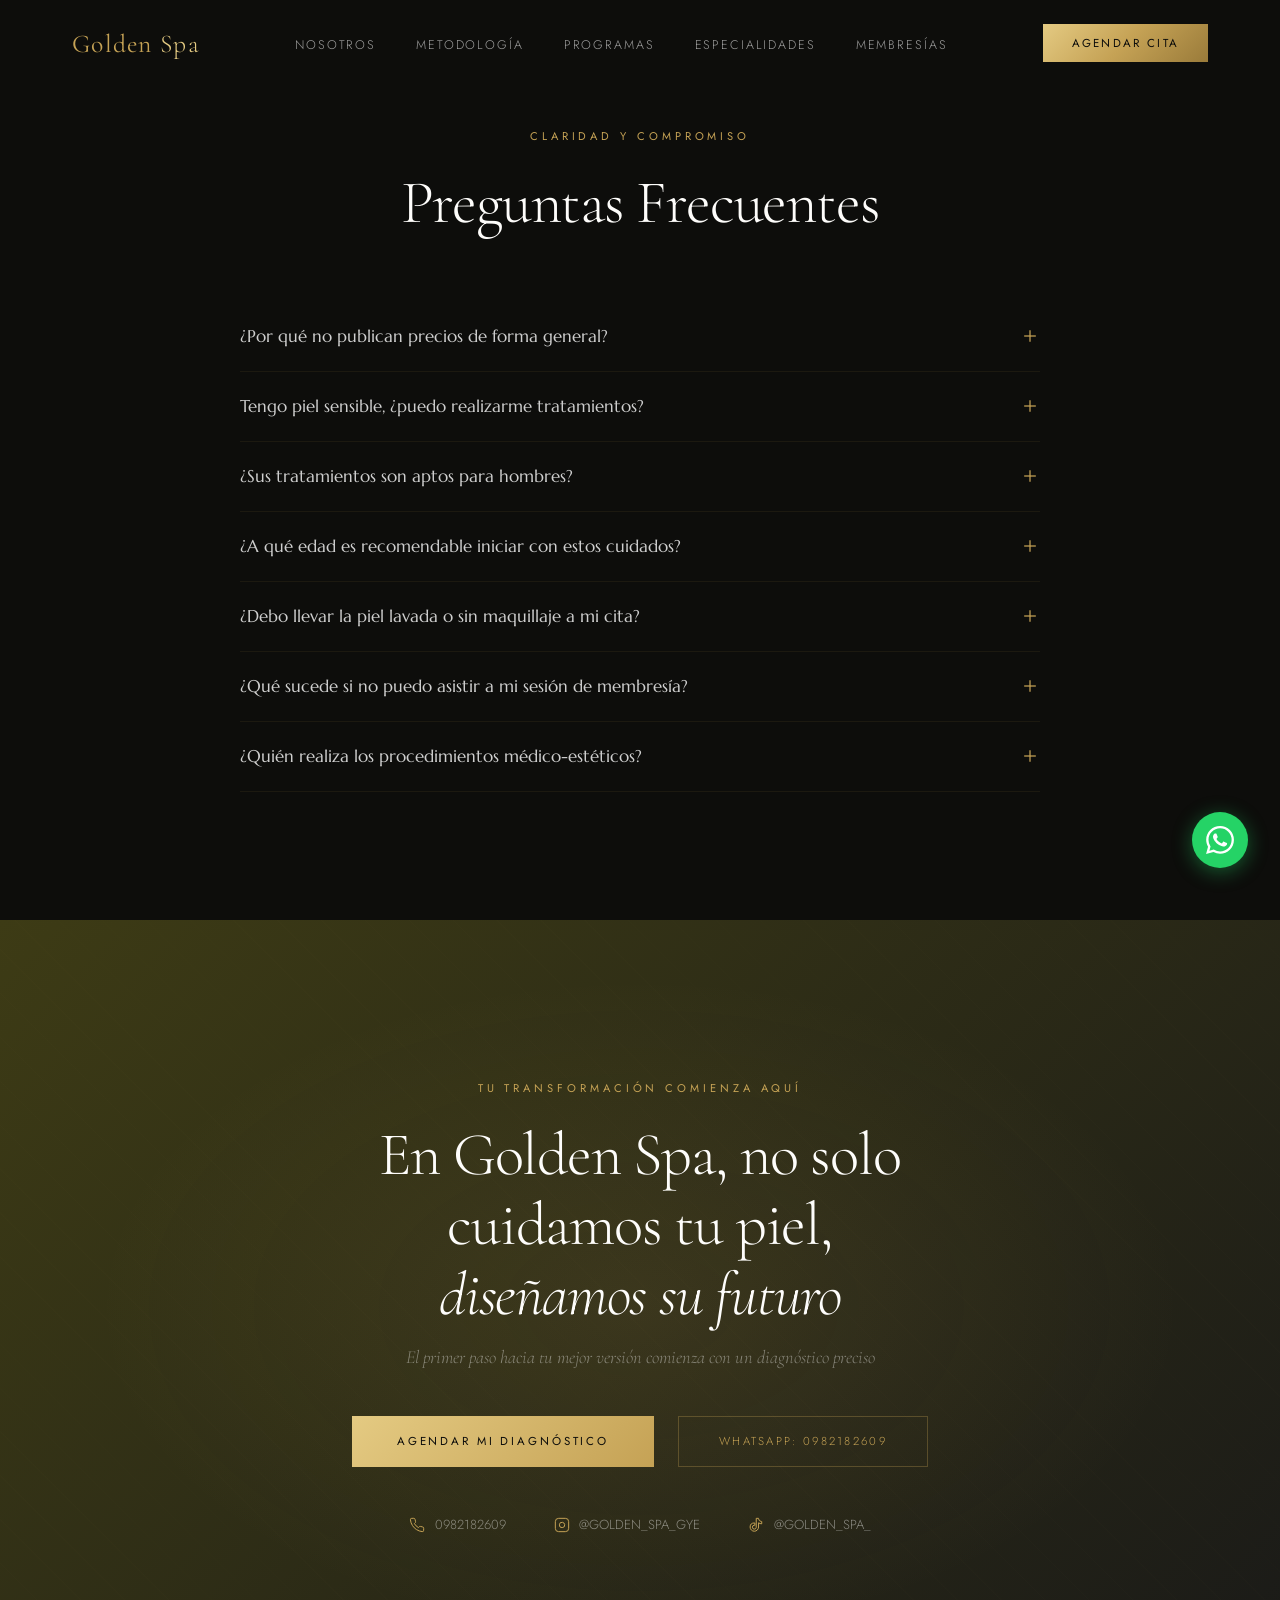
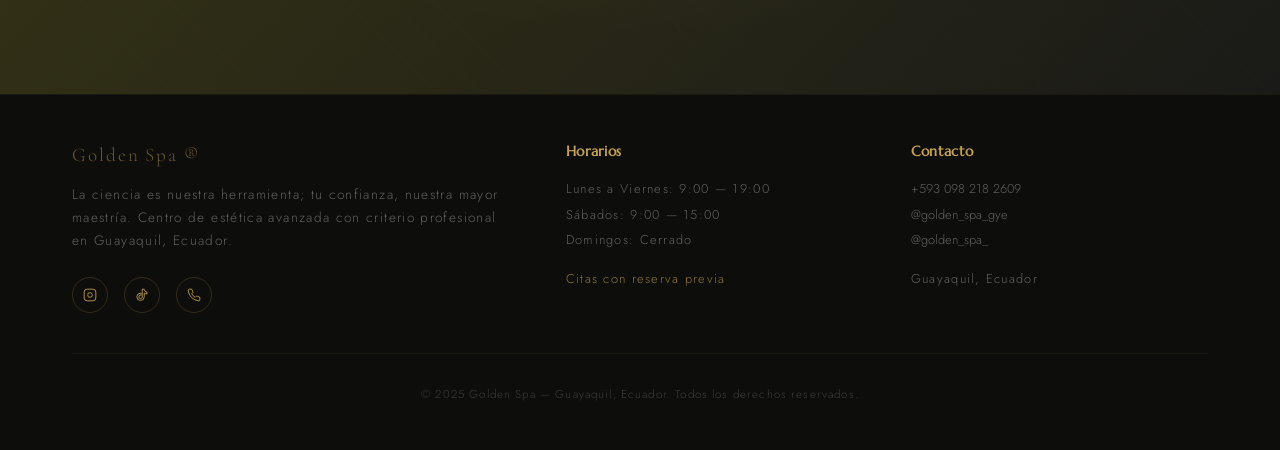
<file: contacto/index.html>
<!DOCTYPE html>
<html lang="es">
<head>
  <meta charset="UTF-8">
  <meta name="viewport" content="width=device-width, initial-scale=1.0">
  <title>Contacto | Golden Spa — Guayaquil</title>
  <meta name="description" content="Agenda tu diagnóstico personalizado en Golden Spa. Contáctanos por WhatsApp o llámanos. Preguntas frecuentes sobre nuestros tratamientos.">
  <meta name="theme-color" content="#C5A255">
  <link rel="icon" type="image/svg+xml" href="data:image/svg+xml,%3Csvg xmlns='http://www.w3.org/2000/svg' viewBox='0 0 32 32'%3E%3Crect width='32' height='32' rx='4' fill='%230D0D0B'/%3E%3Ctext x='50%25' y='55%25' dominant-baseline='middle' text-anchor='middle' font-family='serif' font-size='20' font-weight='300' fill='%23C5A255'%3EG%3C/text%3E%3C/svg%3E">
  <link rel="preconnect" href="https://fonts.googleapis.com">
  <link rel="preconnect" href="https://fonts.gstatic.com" crossorigin>
  <link href="https://fonts.googleapis.com/css2?family=Cormorant+Garamond:ital,wght@0,300;0,400;0,500;0,600;0,700;1,300;1,400;1,500&family=Marcellus&family=Jost:wght@200;300;400;500;600&display=swap" rel="stylesheet">
  <link rel="stylesheet" href="../css/styles.css">
</head>
<body>

<!-- PRELOADER -->
<div id="preloader">
  <svg viewBox="0 0 80 80" fill="none">
    <path d="M40 10 C40 10 55 25 55 40 C55 55 40 65 40 65 C40 65 25 55 25 40 C25 25 40 10 40 10Z" stroke="#C5A255" stroke-width="0.8" opacity="0.6">
      <animate attributeName="opacity" values="0.3;0.8;0.3" dur="2s" repeatCount="indefinite"/>
    </path>
    <path d="M40 15 C40 15 50 27 50 38 C50 50 40 58 40 58 C40 58 30 50 30 38 C30 27 40 15 40 15Z" stroke="#E4CA82" stroke-width="0.5" opacity="0.4">
      <animate attributeName="opacity" values="0.5;1;0.5" dur="2s" begin="0.3s" repeatCount="indefinite"/>
    </path>
    <circle cx="40" cy="40" r="3" fill="#C5A255" opacity="0.5">
      <animate attributeName="r" values="2;4;2" dur="2s" repeatCount="indefinite"/>
    </circle>
  </svg>
  <span class="preloader-text">Golden Spa</span>
</div>

<!-- MOBILE MENU -->
<div class="mobile-menu" id="mobileMenu" role="dialog" aria-label="Menú de navegación">
  <button class="mobile-menu-close" onclick="closeMobileMenu()" aria-label="Cerrar menú">
    <svg viewBox="0 0 24 24"><line x1="4" y1="4" x2="20" y2="20"/><line x1="20" y1="4" x2="4" y2="20"/></svg>
  </button>
  <a href="../" onclick="closeMobileMenu()">Inicio</a>
  <a href="../nosotros/" onclick="closeMobileMenu()">Nosotros</a>
  <a href="../programas/" onclick="closeMobileMenu()">Programas</a>
  <a href="../especialidades/" onclick="closeMobileMenu()">Especialidades</a>
  <a href="../membresias/" onclick="closeMobileMenu()">Membresías</a>
  <a href="../contacto/" onclick="closeMobileMenu()">Contacto</a>
</div>

<!-- NAVIGATION -->
<nav id="mainNav" role="navigation" aria-label="Navegación principal">
  <div class="container">
    <a href="../" class="nav-logo" aria-label="Golden Spa - Inicio">Golden <span>Spa</span></a>
    <ul class="nav-links">
      <li><a href="../nosotros/">Nosotros</a></li>
      <li><a href="../metodologia/">Metodología</a></li>
      <li><a href="../programas/">Programas</a></li>
      <li><a href="../especialidades/">Especialidades</a></li>
      <li><a href="../membresias/">Membresías</a></li>
    </ul>
    <a href="../contacto/" class="nav-cta">Agendar Cita</a>
    <button class="menu-toggle" onclick="toggleMobileMenu()" aria-label="Abrir menú de navegación" aria-expanded="false">
      <span></span><span></span><span></span>
    </button>
  </div>
</nav>

<!-- BARRA DE SECCIONES (MÓVIL / TABLET) -->
<div class="section-tabs" id="sectionTabs" role="navigation" aria-label="Secciones de la página">
  <a href="../" class="stab">Inicio</a>
  <a href="../nosotros/" class="stab">Nosotros</a>
  <a href="../programas/" class="stab">Programas</a>
  <a href="../especialidades/" class="stab">Especialidades</a>
  <a href="../membresias/" class="stab">Membresías</a>
  <a href="../contacto/" class="stab active">Contacto</a>
</div>

<!-- Main content -->
<main>

<!-- FAQ -->
<section class="faq">
  <div class="container">
    <div class="faq-header reveal">
      <div class="section-label">Claridad y Compromiso</div>
      <h2 class="section-title">Preguntas Frecuentes</h2>
    </div>

    <div class="faq-list">
      <div class="faq-item reveal">
        <button class="faq-question" onclick="toggleFaq(this)">
          <span>¿Por qué no publican precios de forma general?</span>
          <svg class="faq-toggle" viewBox="0 0 24 24"><line x1="12" y1="5" x2="12" y2="19"/><line x1="5" y1="12" x2="19" y2="12"/></svg>
        </button>
        <div class="faq-answer">
          <p>Al ser protocolos de alta gama y estrictamente personalizados, el presupuesto definitivo se establece tras el Diagnóstico Molecular. Nuestro objetivo es que realices una inversión precisa, pagando exclusivamente por los activos y la tecnología que tu piel demanda.</p>
        </div>
      </div>
      <div class="faq-item reveal">
        <button class="faq-question" onclick="toggleFaq(this)">
          <span>Tengo piel sensible, ¿puedo realizarme tratamientos?</span>
          <svg class="faq-toggle" viewBox="0 0 24 24"><line x1="12" y1="5" x2="12" y2="19"/><line x1="5" y1="12" x2="19" y2="12"/></svg>
        </button>
        <div class="faq-answer">
          <p>Absolutamente. Contamos con protocolos especializados que utilizan Centella Asiática, Ceramidas y Terapia LED diseñados específicamente para desinflamar, calmar y fortalecer la barrera hidrolipídica de las pieles más reactivas.</p>
        </div>
      </div>
      <div class="faq-item reveal">
        <button class="faq-question" onclick="toggleFaq(this)">
          <span>¿Sus tratamientos son aptos para hombres?</span>
          <svg class="faq-toggle" viewBox="0 0 24 24"><line x1="12" y1="5" x2="12" y2="19"/><line x1="5" y1="12" x2="19" y2="12"/></svg>
        </button>
        <div class="faq-answer">
          <p>Absolutamente. La piel masculina tiene características específicas que requieren protocolos de ingeniería cutánea personalizados. Diseñamos experiencias de cuidado que respetan y potencian la salud dérmica de todos nuestros pacientes.</p>
        </div>
      </div>
      <div class="faq-item reveal">
        <button class="faq-question" onclick="toggleFaq(this)">
          <span>¿A qué edad es recomendable iniciar con estos cuidados?</span>
          <svg class="faq-toggle" viewBox="0 0 24 24"><line x1="12" y1="5" x2="12" y2="19"/><line x1="5" y1="12" x2="19" y2="12"/></svg>
        </button>
        <div class="faq-answer">
          <p>No existe una edad fija, ya que la piel tiene necesidades biológicas en cada etapa. Nuestra filosofía es la prevención inteligente: es mucho más efectivo mantener la salud de la piel hoy que intentar revertir daños profundos mañana.</p>
        </div>
      </div>
      <div class="faq-item reveal">
        <button class="faq-question" onclick="toggleFaq(this)">
          <span>¿Debo llevar la piel lavada o sin maquillaje a mi cita?</span>
          <svg class="faq-toggle" viewBox="0 0 24 24"><line x1="12" y1="5" x2="12" y2="19"/><line x1="5" y1="12" x2="19" y2="12"/></svg>
        </button>
        <div class="faq-answer">
          <p>No es necesario. Como parte de nuestra fase de higienización técnica, nosotros nos encargamos de la preparación profunda del tejido. Solo te pedimos venir con disposición para disfrutar de tu transformación.</p>
        </div>
      </div>
      <div class="faq-item reveal">
        <button class="faq-question" onclick="toggleFaq(this)">
          <span>¿Qué sucede si no puedo asistir a mi sesión de membresía?</span>
          <svg class="faq-toggle" viewBox="0 0 24 24"><line x1="12" y1="5" x2="12" y2="19"/><line x1="5" y1="12" x2="19" y2="12"/></svg>
        </button>
        <div class="faq-answer">
          <p>Tus sesiones no se pierden; puedes reprogramarlas dentro del mismo trimestre o transferirlas a una persona especial para que disfrute de la experiencia Golden Spa en tu lugar.</p>
        </div>
      </div>
      <div class="faq-item reveal">
        <button class="faq-question" onclick="toggleFaq(this)">
          <span>¿Quién realiza los procedimientos médico-estéticos?</span>
          <svg class="faq-toggle" viewBox="0 0 24 24"><line x1="12" y1="5" x2="12" y2="19"/><line x1="5" y1="12" x2="19" y2="12"/></svg>
        </button>
        <div class="faq-answer">
          <p>Todos los procedimientos de medicina estética (como Toxina Botulínica o Rellenos) son realizados por nuestra Especialista Médica Aliada, integrando la medicina con nuestra visión estética de autor.</p>
        </div>
      </div>
    </div>
  </div>
</section>

<!-- CTA FINAL -->
<section class="final-cta" id="contacto">
  <div class="container">
    <div class="final-cta-content reveal">
      <div class="section-label">Tu Transformación Comienza Aquí</div>
      <h2 class="section-title">En Golden Spa, no solo cuidamos tu piel,<br><em>diseñamos su futuro</em></h2>
      <p class="section-subtitle">El primer paso hacia tu mejor versión comienza con un diagnóstico preciso</p>
      <div class="hero-actions" style="margin-top:3rem">
        <a href="https://wa.me/5930982182609" target="_blank" class="btn-primary">Agendar Mi Diagnóstico</a>
        <a href="https://wa.me/5930982182609" target="_blank" class="btn-outline">WhatsApp: 0982182609</a>
      </div>
      <div class="contact-row">
        <div class="contact-item">
          <svg viewBox="0 0 24 24"><path d="M22 16.92v3a2 2 0 0 1-2.18 2 19.79 19.79 0 0 1-8.63-3.07 19.5 19.5 0 0 1-6-6 19.79 19.79 0 0 1-3.07-8.67A2 2 0 0 1 4.11 2h3a2 2 0 0 1 2 1.72c.127.96.361 1.903.7 2.81a2 2 0 0 1-.45 2.11L8.09 9.91a16 16 0 0 0 6 6l1.27-1.27a2 2 0 0 1 2.11-.45c.907.339 1.85.573 2.81.7A2 2 0 0 1 22 16.92z"/></svg>
          <a href="tel:+5930982182609">0982182609</a>
        </div>
        <div class="contact-item">
          <svg viewBox="0 0 24 24"><rect x="2" y="2" width="20" height="20" rx="5" ry="5"/><path d="M16 11.37A4 4 0 1 1 12.63 8 4 4 0 0 1 16 11.37z"/><line x1="17.5" y1="6.5" x2="17.51" y2="6.5"/></svg>
          <a href="https://instagram.com/golden_spa_gye" target="_blank">@GOLDEN_SPA_GYE</a>
        </div>
        <div class="contact-item">
          <svg viewBox="0 0 24 24" fill="var(--gold)" stroke="none"><path d="M19.59 6.69a4.83 4.83 0 0 1-3.77-4.25V2h-3.45v13.67a2.89 2.89 0 0 1-2.88 2.5 2.89 2.89 0 0 1-2.89-2.89 2.89 2.89 0 0 1 2.89-2.89c.28 0 .54.04.79.1v-3.5a6.37 6.37 0 0 0-.79-.05A6.34 6.34 0 0 0 3.15 15a6.34 6.34 0 0 0 6.34 6.34 6.34 6.34 0 0 0 6.34-6.34V8.69a8.28 8.28 0 0 0 4.76 1.51v-3.4a4.85 4.85 0 0 1-1-.11z"/></svg>
          <a href="https://tiktok.com/@golden_spa_" target="_blank">@GOLDEN_SPA_</a>
        </div>
      </div>
    </div>
  </div>
</section>

</main>

<!-- FOOTER -->
<footer>
  <div class="container">
    <div class="footer-content">
      <div class="footer-brand">
        <div class="footer-logo">Golden Spa ®</div>
        <p>La ciencia es nuestra herramienta; tu confianza, nuestra mayor maestría. Centro de estética avanzada con criterio profesional en Guayaquil, Ecuador.</p>
        <div class="footer-social">
          <a href="https://instagram.com/golden_spa_gye" target="_blank" aria-label="Instagram">
            <svg viewBox="0 0 24 24"><rect x="2" y="2" width="20" height="20" rx="5" ry="5"/><path d="M16 11.37A4 4 0 1 1 12.63 8 4 4 0 0 1 16 11.37z"/><line x1="17.5" y1="6.5" x2="17.51" y2="6.5"/></svg>
          </a>
          <a href="https://tiktok.com/@golden_spa_" target="_blank" aria-label="TikTok">
            <svg viewBox="0 0 24 24" fill="var(--gold)" stroke="none"><path d="M19.59 6.69a4.83 4.83 0 0 1-3.77-4.25V2h-3.45v13.67a2.89 2.89 0 0 1-2.88 2.5 2.89 2.89 0 0 1-2.89-2.89 2.89 2.89 0 0 1 2.89-2.89c.28 0 .54.04.79.1v-3.5a6.37 6.37 0 0 0-.79-.05A6.34 6.34 0 0 0 3.15 15a6.34 6.34 0 0 0 6.34 6.34 6.34 6.34 0 0 0 6.34-6.34V8.69a8.28 8.28 0 0 0 4.76 1.51v-3.4a4.85 4.85 0 0 1-1-.11z"/></svg>
          </a>
          <a href="https://wa.me/5930982182609" target="_blank" aria-label="WhatsApp">
            <svg viewBox="0 0 24 24"><path d="M22 16.92v3a2 2 0 0 1-2.18 2 19.79 19.79 0 0 1-8.63-3.07 19.5 19.5 0 0 1-6-6 19.79 19.79 0 0 1-3.07-8.67A2 2 0 0 1 4.11 2h3a2 2 0 0 1 2 1.72c.127.96.361 1.903.7 2.81a2 2 0 0 1-.45 2.11L8.09 9.91a16 16 0 0 0 6 6l1.27-1.27a2 2 0 0 1 2.11-.45c.907.339 1.85.573 2.81.7A2 2 0 0 1 22 16.92z"/></svg>
          </a>
        </div>
      </div>
      <div class="footer-col">
        <h4>Horarios</h4>
        <p>Lunes a Viernes: 9:00 — 19:00</p>
        <p>Sábados: 9:00 — 15:00</p>
        <p>Domingos: Cerrado</p>
        <p style="margin-top:0.8rem; color: var(--gold); opacity: 0.7;">Citas con reserva previa</p>
      </div>
      <div class="footer-col">
        <h4>Contacto</h4>
        <a href="tel:+5930982182609">+593 098 218 2609</a>
        <a href="https://instagram.com/golden_spa_gye" target="_blank">@golden_spa_gye</a>
        <a href="https://tiktok.com/@golden_spa_" target="_blank">@golden_spa_</a>
        <p style="margin-top:0.8rem;">Guayaquil, Ecuador</p>
      </div>
    </div>
    <div class="footer-bottom">
      <p>© 2025 Golden Spa — Guayaquil, Ecuador. Todos los derechos reservados.</p>
    </div>
  </div>
</footer>

<!-- WHATSAPP FLOATING BUTTON -->
<a href="https://wa.me/5930982182609" target="_blank" class="whatsapp-float" aria-label="Contáctanos por WhatsApp">
  <svg viewBox="0 0 24 24" xmlns="http://www.w3.org/2000/svg"><path d="M17.472 14.382c-.297-.149-1.758-.867-2.03-.967-.273-.099-.471-.148-.67.15-.197.297-.767.966-.94 1.164-.173.199-.347.223-.644.075-.297-.15-1.255-.463-2.39-1.475-.883-.788-1.48-1.761-1.653-2.059-.173-.297-.018-.458.13-.606.134-.133.298-.347.446-.52.149-.174.198-.298.298-.497.099-.198.05-.371-.025-.52-.075-.149-.669-1.612-.916-2.207-.242-.579-.487-.5-.669-.51-.173-.008-.371-.01-.57-.01-.198 0-.52.074-.792.372-.272.297-1.04 1.016-1.04 2.479 0 1.462 1.065 2.875 1.213 3.074.149.198 2.096 3.2 5.077 4.487.709.306 1.262.489 1.694.625.712.227 1.36.195 1.871.118.571-.085 1.758-.719 2.006-1.413.248-.694.248-1.289.173-1.413-.074-.124-.272-.198-.57-.347m-5.421 7.403h-.004a9.87 9.87 0 01-5.031-1.378l-.361-.214-3.741.982.998-3.648-.235-.374a9.86 9.86 0 01-1.51-5.26c.001-5.45 4.436-9.884 9.888-9.884 2.64 0 5.122 1.03 6.988 2.898a9.825 9.825 0 012.893 6.994c-.003 5.45-4.437 9.884-9.885 9.884m8.413-18.297A11.815 11.815 0 0012.05 0C5.495 0 .16 5.335.157 11.892c0 2.096.547 4.142 1.588 5.945L.057 24l6.305-1.654a11.882 11.882 0 005.683 1.448h.005c6.554 0 11.89-5.335 11.893-11.893a11.821 11.821 0 00-3.48-8.413z"/></svg>
  <span class="whatsapp-float-label">Agenda tu cita</span>
</a>

<script src="../js/main.js"></script>
</body>
</html>
</file>
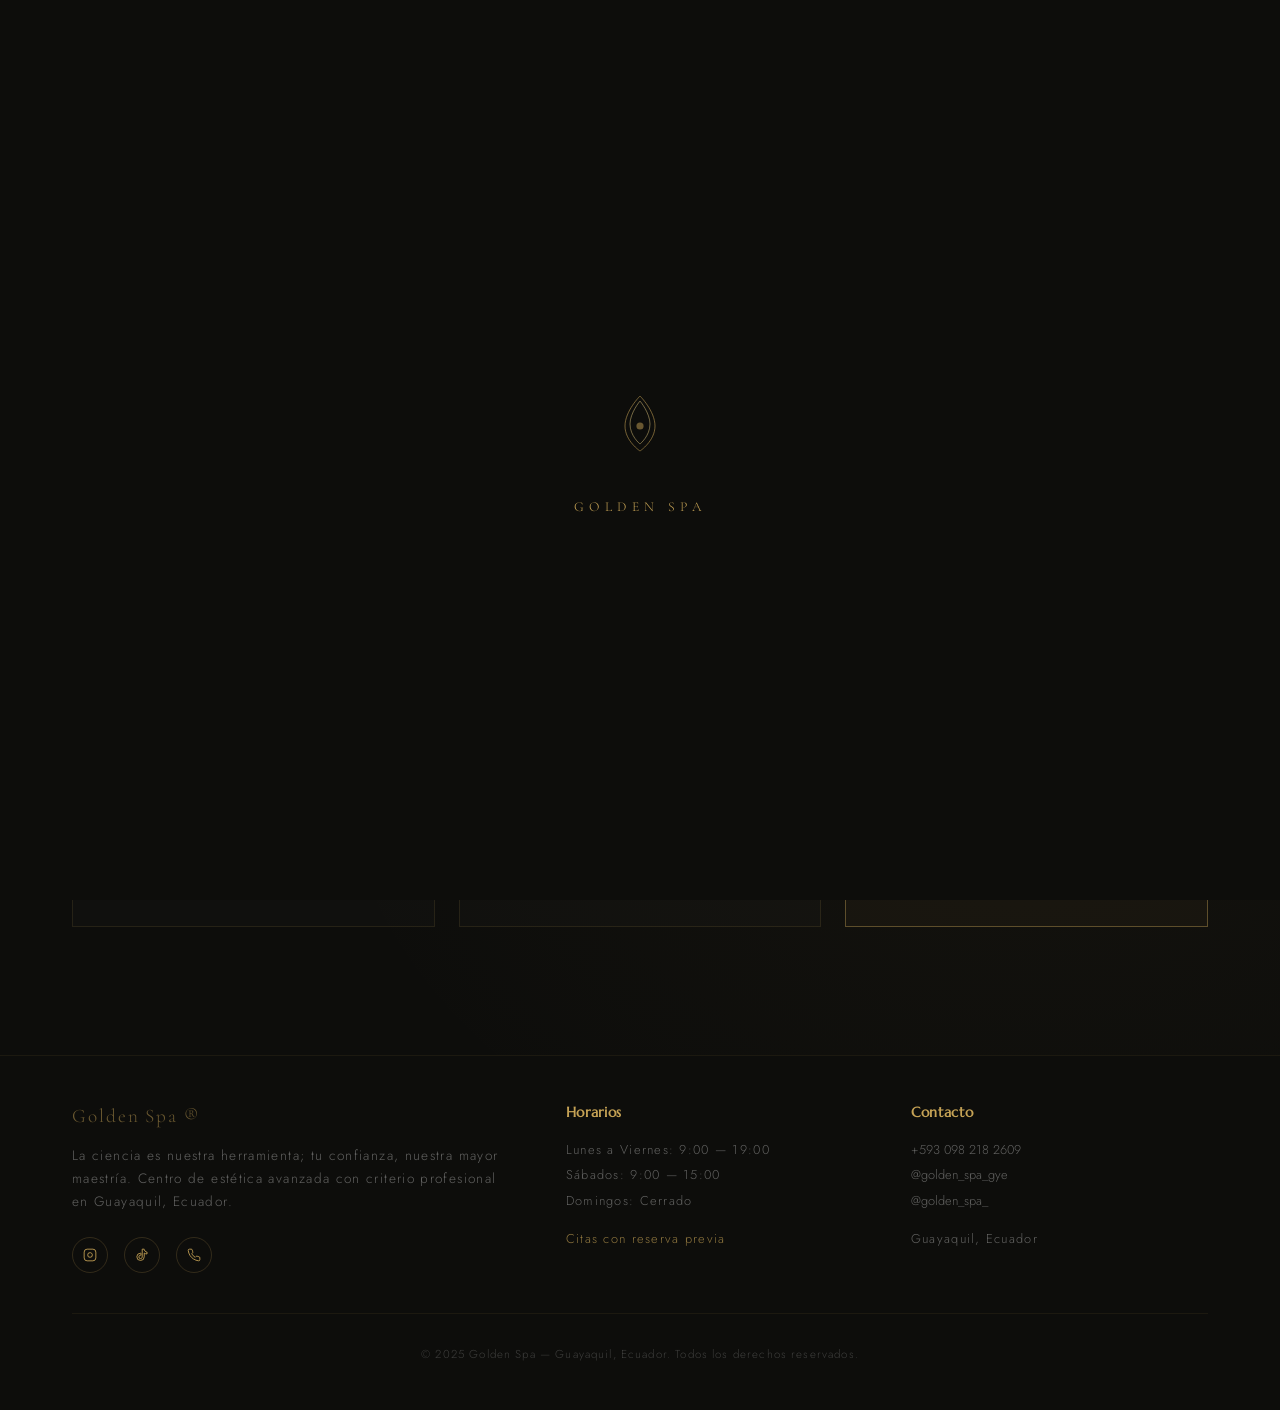
<file: membresias/index.html>
<!DOCTYPE html>
<html lang="es">
<head>
  <meta charset="UTF-8">
  <meta name="viewport" content="width=device-width, initial-scale=1.0">
  <title>Membresías | Golden Spa — Guayaquil</title>
  <meta name="description" content="Planes de cuidado continuo Golden Spa. Membresías Essential, Advanced y Elite con descuentos exclusivos para mantener tu transformación a largo plazo.">
  <meta name="theme-color" content="#C5A255">
  <link rel="icon" type="image/svg+xml" href="data:image/svg+xml,%3Csvg xmlns='http://www.w3.org/2000/svg' viewBox='0 0 32 32'%3E%3Crect width='32' height='32' rx='4' fill='%230D0D0B'/%3E%3Ctext x='50%25' y='55%25' dominant-baseline='middle' text-anchor='middle' font-family='serif' font-size='20' font-weight='300' fill='%23C5A255'%3EG%3C/text%3E%3C/svg%3E">
  <link rel="preconnect" href="https://fonts.googleapis.com">
  <link rel="preconnect" href="https://fonts.gstatic.com" crossorigin>
  <link href="https://fonts.googleapis.com/css2?family=Cormorant+Garamond:ital,wght@0,300;0,400;0,500;0,600;0,700;1,300;1,400;1,500&family=Marcellus&family=Jost:wght@200;300;400;500;600&display=swap" rel="stylesheet">
  <link rel="stylesheet" href="../css/styles.css">
</head>
<body>

<!-- PRELOADER -->
<div id="preloader">
  <svg viewBox="0 0 80 80" fill="none">
    <path d="M40 10 C40 10 55 25 55 40 C55 55 40 65 40 65 C40 65 25 55 25 40 C25 25 40 10 40 10Z" stroke="#C5A255" stroke-width="0.8" opacity="0.6">
      <animate attributeName="opacity" values="0.3;0.8;0.3" dur="2s" repeatCount="indefinite"/>
    </path>
    <path d="M40 15 C40 15 50 27 50 38 C50 50 40 58 40 58 C40 58 30 50 30 38 C30 27 40 15 40 15Z" stroke="#E4CA82" stroke-width="0.5" opacity="0.4">
      <animate attributeName="opacity" values="0.5;1;0.5" dur="2s" begin="0.3s" repeatCount="indefinite"/>
    </path>
    <circle cx="40" cy="40" r="3" fill="#C5A255" opacity="0.5">
      <animate attributeName="r" values="2;4;2" dur="2s" repeatCount="indefinite"/>
    </circle>
  </svg>
  <span class="preloader-text">Golden Spa</span>
</div>

<!-- MOBILE MENU -->
<div class="mobile-menu" id="mobileMenu" role="dialog" aria-label="Menú de navegación">
  <button class="mobile-menu-close" onclick="closeMobileMenu()" aria-label="Cerrar menú">
    <svg viewBox="0 0 24 24"><line x1="4" y1="4" x2="20" y2="20"/><line x1="20" y1="4" x2="4" y2="20"/></svg>
  </button>
  <a href="../" onclick="closeMobileMenu()">Inicio</a>
  <a href="../nosotros/" onclick="closeMobileMenu()">Nosotros</a>
  <a href="../programas/" onclick="closeMobileMenu()">Programas</a>
  <a href="../especialidades/" onclick="closeMobileMenu()">Especialidades</a>
  <a href="../membresias/" onclick="closeMobileMenu()">Membresías</a>
  <a href="../contacto/" onclick="closeMobileMenu()">Contacto</a>
</div>

<!-- NAVIGATION -->
<nav id="mainNav" role="navigation" aria-label="Navegación principal">
  <div class="container">
    <a href="../" class="nav-logo" aria-label="Golden Spa - Inicio">Golden <span>Spa</span></a>
    <ul class="nav-links">
      <li><a href="../nosotros/">Nosotros</a></li>
      <li><a href="../metodologia/">Metodología</a></li>
      <li><a href="../programas/">Programas</a></li>
      <li><a href="../especialidades/">Especialidades</a></li>
      <li><a href="../membresias/" class="active">Membresías</a></li>
    </ul>
    <a href="../contacto/" class="nav-cta">Agendar Cita</a>
    <button class="menu-toggle" onclick="toggleMobileMenu()" aria-label="Abrir menú de navegación" aria-expanded="false">
      <span></span><span></span><span></span>
    </button>
  </div>
</nav>

<!-- BARRA DE SECCIONES (MÓVIL / TABLET) -->
<div class="section-tabs" id="sectionTabs" role="navigation" aria-label="Secciones de la página">
  <a href="../" class="stab">Inicio</a>
  <a href="../nosotros/" class="stab">Nosotros</a>
  <a href="../programas/" class="stab">Programas</a>
  <a href="../especialidades/" class="stab">Especialidades</a>
  <a href="../membresias/" class="stab active">Membresías</a>
  <a href="../contacto/" class="stab">Contacto</a>
</div>

<!-- Main content -->
<main>

<!-- MEMBRESÍAS -->
<section class="memberships" id="membresias">
  <div class="container">
    <div class="memberships-header reveal">
      <div class="section-label">Membresías Golden Exclusive</div>
      <h2 class="section-title">Planes de Cuidado Continuo</h2>
      <p class="section-subtitle">Un compromiso con la excelencia para mantener los resultados de tu transformación a largo plazo</p>
    </div>

    <div class="membership-cards">
      <div class="membership-card reveal">
        <div class="membership-tier-name">Essential</div>
        <h3>Mantenimiento <small>Ideal para mantener una piel sana y equilibrada mes a mes</small></h3>
        <div class="membership-features">
          <div class="feature-item">
            <svg class="feature-check" viewBox="0 0 24 24"><polyline points="20 6 9 17 4 12"/></svg>
            <span>1 Limpieza Clínica Profunda de Autor</span>
          </div>
          <div class="feature-item">
            <svg class="feature-check" viewBox="0 0 24 24"><polyline points="20 6 9 17 4 12"/></svg>
            <span>1 Hidratación con Ácido Hialurónico al mes</span>
          </div>
        </div>
        <div class="membership-benefit">10% de descuento en servicios adicionales</div>
      </div>

      <div class="membership-card reveal">
        <div class="membership-tier-name">Advanced</div>
        <h3>Renovación <small>Enfoque preventivo y correctivo para pieles con exigencia moderada</small></h3>
        <div class="membership-features">
          <div class="feature-item">
            <svg class="feature-check" viewBox="0 0 24 24"><polyline points="20 6 9 17 4 12"/></svg>
            <span>1 Limpieza Clínica mensual</span>
          </div>
          <div class="feature-item">
            <svg class="feature-check" viewBox="0 0 24 24"><polyline points="20 6 9 17 4 12"/></svg>
            <span>2 Sesiones de Microneedling o Peeling Químico</span>
          </div>
          <div class="feature-item">
            <svg class="feature-check" viewBox="0 0 24 24"><polyline points="20 6 9 17 4 12"/></svg>
            <span>2 Ampollas Hidratantes/Antiage</span>
          </div>
        </div>
        <div class="membership-benefit">15% de descuento + Regalo de cumpleaños</div>
      </div>

      <div class="membership-card elite reveal">
        <div class="membership-tier-name">Elite</div>
        <h3>Alta Gama <small>El máximo cuidado para una transformación total y constante</small></h3>
        <div class="membership-features">
          <div class="feature-item">
            <svg class="feature-check" viewBox="0 0 24 24"><polyline points="20 6 9 17 4 12"/></svg>
            <span>1 Limpieza Clínica al mes</span>
          </div>
          <div class="feature-item">
            <svg class="feature-check" viewBox="0 0 24 24"><polyline points="20 6 9 17 4 12"/></svg>
            <span>4 Sesiones de tecnología avanzada (HIFU, Láser o Bioestimulación)</span>
          </div>
          <div class="feature-item">
            <svg class="feature-check" viewBox="0 0 24 24"><polyline points="20 6 9 17 4 12"/></svg>
            <span>4 Ampollas Hidratantes/Antiage</span>
          </div>
        </div>
        <div class="membership-benefit">20% de descuento global + Día de Spa por cumpleaños</div>
      </div>
    </div>
  </div>
</section>

</main>

<!-- FOOTER -->
<footer>
  <div class="container">
    <div class="footer-content">
      <div class="footer-brand">
        <div class="footer-logo">Golden Spa ®</div>
        <p>La ciencia es nuestra herramienta; tu confianza, nuestra mayor maestría. Centro de estética avanzada con criterio profesional en Guayaquil, Ecuador.</p>
        <div class="footer-social">
          <a href="https://instagram.com/golden_spa_gye" target="_blank" aria-label="Instagram">
            <svg viewBox="0 0 24 24"><rect x="2" y="2" width="20" height="20" rx="5" ry="5"/><path d="M16 11.37A4 4 0 1 1 12.63 8 4 4 0 0 1 16 11.37z"/><line x1="17.5" y1="6.5" x2="17.51" y2="6.5"/></svg>
          </a>
          <a href="https://tiktok.com/@golden_spa_" target="_blank" aria-label="TikTok">
            <svg viewBox="0 0 24 24" fill="var(--gold)" stroke="none"><path d="M19.59 6.69a4.83 4.83 0 0 1-3.77-4.25V2h-3.45v13.67a2.89 2.89 0 0 1-2.88 2.5 2.89 2.89 0 0 1-2.89-2.89 2.89 2.89 0 0 1 2.89-2.89c.28 0 .54.04.79.1v-3.5a6.37 6.37 0 0 0-.79-.05A6.34 6.34 0 0 0 3.15 15a6.34 6.34 0 0 0 6.34 6.34 6.34 6.34 0 0 0 6.34-6.34V8.69a8.28 8.28 0 0 0 4.76 1.51v-3.4a4.85 4.85 0 0 1-1-.11z"/></svg>
          </a>
          <a href="https://wa.me/5930982182609" target="_blank" aria-label="WhatsApp">
            <svg viewBox="0 0 24 24"><path d="M22 16.92v3a2 2 0 0 1-2.18 2 19.79 19.79 0 0 1-8.63-3.07 19.5 19.5 0 0 1-6-6 19.79 19.79 0 0 1-3.07-8.67A2 2 0 0 1 4.11 2h3a2 2 0 0 1 2 1.72c.127.96.361 1.903.7 2.81a2 2 0 0 1-.45 2.11L8.09 9.91a16 16 0 0 0 6 6l1.27-1.27a2 2 0 0 1 2.11-.45c.907.339 1.85.573 2.81.7A2 2 0 0 1 22 16.92z"/></svg>
          </a>
        </div>
      </div>
      <div class="footer-col">
        <h4>Horarios</h4>
        <p>Lunes a Viernes: 9:00 — 19:00</p>
        <p>Sábados: 9:00 — 15:00</p>
        <p>Domingos: Cerrado</p>
        <p style="margin-top:0.8rem; color: var(--gold); opacity: 0.7;">Citas con reserva previa</p>
      </div>
      <div class="footer-col">
        <h4>Contacto</h4>
        <a href="tel:+5930982182609">+593 098 218 2609</a>
        <a href="https://instagram.com/golden_spa_gye" target="_blank">@golden_spa_gye</a>
        <a href="https://tiktok.com/@golden_spa_" target="_blank">@golden_spa_</a>
        <p style="margin-top:0.8rem;">Guayaquil, Ecuador</p>
      </div>
    </div>
    <div class="footer-bottom">
      <p>© 2025 Golden Spa — Guayaquil, Ecuador. Todos los derechos reservados.</p>
    </div>
  </div>
</footer>

<!-- WHATSAPP FLOATING BUTTON -->
<a href="https://wa.me/5930982182609" target="_blank" class="whatsapp-float" aria-label="Contáctanos por WhatsApp">
  <svg viewBox="0 0 24 24" xmlns="http://www.w3.org/2000/svg"><path d="M17.472 14.382c-.297-.149-1.758-.867-2.03-.967-.273-.099-.471-.148-.67.15-.197.297-.767.966-.94 1.164-.173.199-.347.223-.644.075-.297-.15-1.255-.463-2.39-1.475-.883-.788-1.48-1.761-1.653-2.059-.173-.297-.018-.458.13-.606.134-.133.298-.347.446-.52.149-.174.198-.298.298-.497.099-.198.05-.371-.025-.52-.075-.149-.669-1.612-.916-2.207-.242-.579-.487-.5-.669-.51-.173-.008-.371-.01-.57-.01-.198 0-.52.074-.792.372-.272.297-1.04 1.016-1.04 2.479 0 1.462 1.065 2.875 1.213 3.074.149.198 2.096 3.2 5.077 4.487.709.306 1.262.489 1.694.625.712.227 1.36.195 1.871.118.571-.085 1.758-.719 2.006-1.413.248-.694.248-1.289.173-1.413-.074-.124-.272-.198-.57-.347m-5.421 7.403h-.004a9.87 9.87 0 01-5.031-1.378l-.361-.214-3.741.982.998-3.648-.235-.374a9.86 9.86 0 01-1.51-5.26c.001-5.45 4.436-9.884 9.888-9.884 2.64 0 5.122 1.03 6.988 2.898a9.825 9.825 0 012.893 6.994c-.003 5.45-4.437 9.884-9.885 9.884m8.413-18.297A11.815 11.815 0 0012.05 0C5.495 0 .16 5.335.157 11.892c0 2.096.547 4.142 1.588 5.945L.057 24l6.305-1.654a11.882 11.882 0 005.683 1.448h.005c6.554 0 11.89-5.335 11.893-11.893a11.821 11.821 0 00-3.48-8.413z"/></svg>
  <span class="whatsapp-float-label">Agenda tu cita</span>
</a>

<script src="../js/main.js"></script>
</body>
</html>
</file>
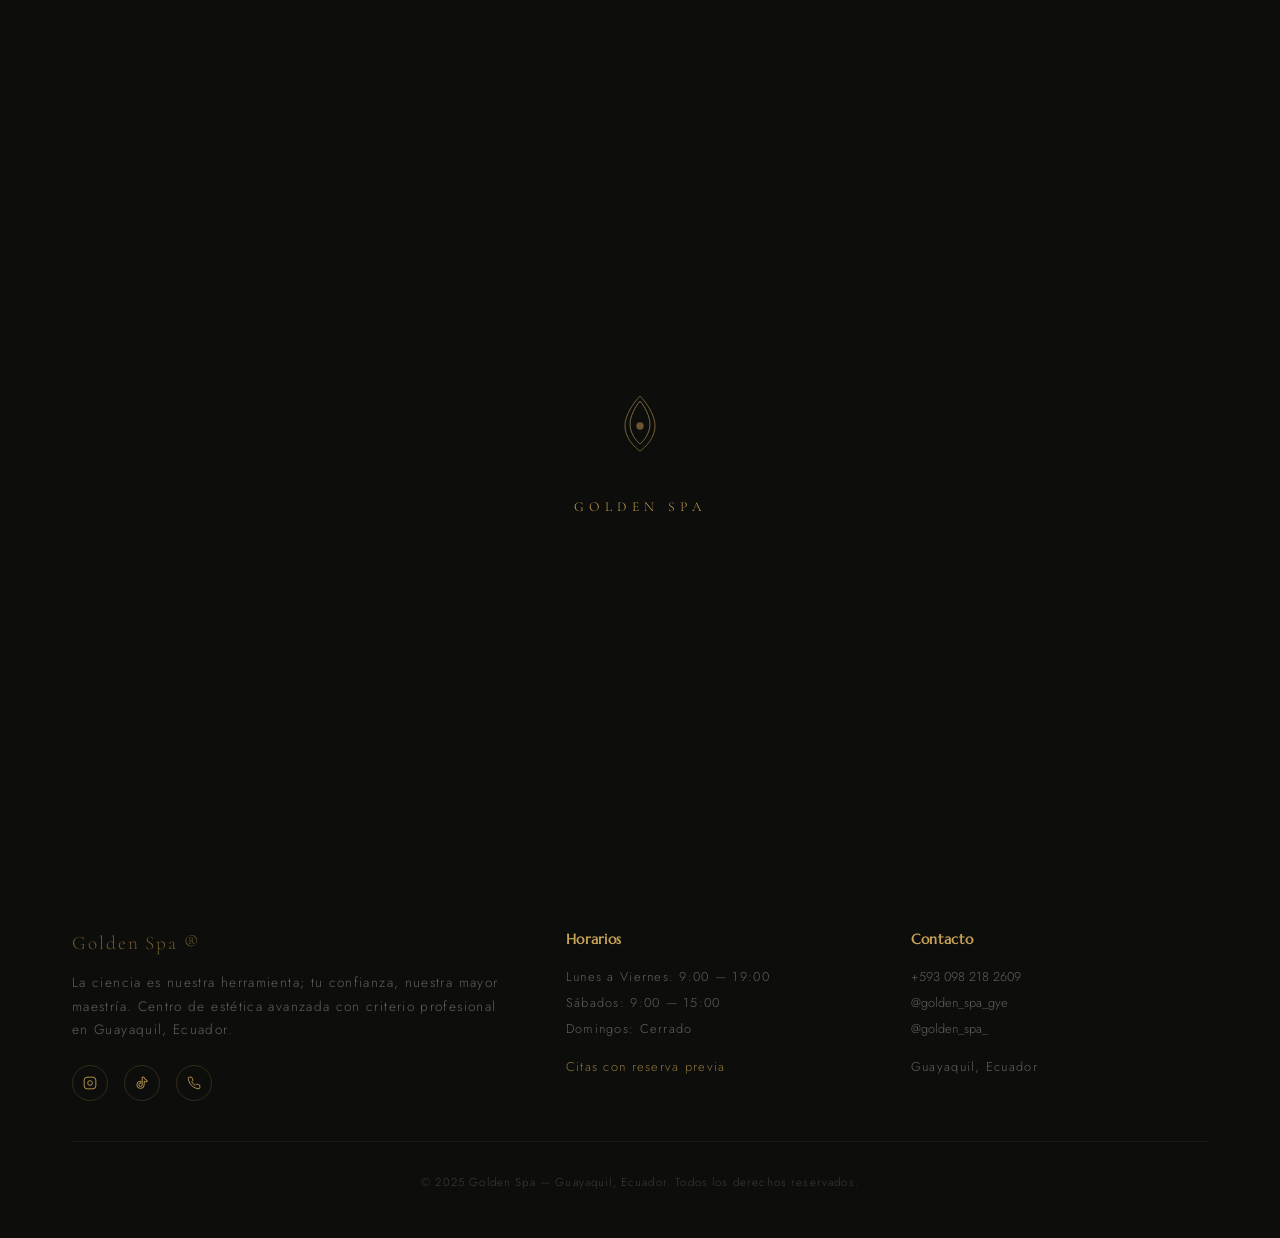
<file: metodologia/index.html>
<!DOCTYPE html>
<html lang="es">
<head>
  <meta charset="UTF-8">
  <meta name="viewport" content="width=device-width, initial-scale=1.0">
  <title>Metodología | Golden Spa — Guayaquil</title>
  <meta name="description" content="Diagnóstico Molecular de Autor y Análisis Biomecánico Personalizado en Golden Spa Guayaquil. Mapeo Cromático, Bio-impedancia y Macrofotografía.">
  <meta name="theme-color" content="#C5A255">
  <!-- Favicon SVG -->
  <link rel="icon" type="image/svg+xml" href="data:image/svg+xml,%3Csvg xmlns='http://www.w3.org/2000/svg' viewBox='0 0 32 32'%3E%3Crect width='32' height='32' rx='4' fill='%230D0D0B'/%3E%3Ctext x='50%25' y='55%25' dominant-baseline='middle' text-anchor='middle' font-family='serif' font-size='20' font-weight='300' fill='%23C5A255'%3EG%3C/text%3E%3C/svg%3E">
  <link rel="preconnect" href="https://fonts.googleapis.com">
  <link rel="preconnect" href="https://fonts.gstatic.com" crossorigin>
  <link href="https://fonts.googleapis.com/css2?family=Cormorant+Garamond:ital,wght@0,300;0,400;0,500;0,600;0,700;1,300;1,400;1,500&family=Marcellus&family=Jost:wght@200;300;400;500;600&display=swap" rel="stylesheet">
  <link rel="stylesheet" href="../css/styles.css">
</head>
<body>

<!-- PRELOADER -->
<div id="preloader">
  <svg viewBox="0 0 80 80" fill="none">
    <path d="M40 10 C40 10 55 25 55 40 C55 55 40 65 40 65 C40 65 25 55 25 40 C25 25 40 10 40 10Z" stroke="#C5A255" stroke-width="0.8" opacity="0.6">
      <animate attributeName="opacity" values="0.3;0.8;0.3" dur="2s" repeatCount="indefinite"/>
    </path>
    <path d="M40 15 C40 15 50 27 50 38 C50 50 40 58 40 58 C40 58 30 50 30 38 C30 27 40 15 40 15Z" stroke="#E4CA82" stroke-width="0.5" opacity="0.4">
      <animate attributeName="opacity" values="0.5;1;0.5" dur="2s" begin="0.3s" repeatCount="indefinite"/>
    </path>
    <circle cx="40" cy="40" r="3" fill="#C5A255" opacity="0.5">
      <animate attributeName="r" values="2;4;2" dur="2s" repeatCount="indefinite"/>
    </circle>
  </svg>
  <span class="preloader-text">Golden Spa</span>
</div>

<!-- MOBILE MENU -->
<div class="mobile-menu" id="mobileMenu" role="dialog" aria-label="Menú de navegación">
  <button class="mobile-menu-close" onclick="closeMobileMenu()" aria-label="Cerrar menú">
    <svg viewBox="0 0 24 24"><line x1="4" y1="4" x2="20" y2="20"/><line x1="20" y1="4" x2="4" y2="20"/></svg>
  </button>
  <a href="../" onclick="closeMobileMenu()">Inicio</a>
  <a href="../nosotros/" onclick="closeMobileMenu()">Nosotros</a>
  <a href="../programas/" onclick="closeMobileMenu()">Programas</a>
  <a href="../especialidades/" onclick="closeMobileMenu()">Especialidades</a>
  <a href="../membresias/" onclick="closeMobileMenu()">Membresías</a>
  <a href="../contacto/" onclick="closeMobileMenu()">Contacto</a>
</div>

<!-- NAVIGATION -->
<nav id="mainNav" role="navigation" aria-label="Navegación principal">
  <div class="container">
    <a href="../" class="nav-logo" aria-label="Golden Spa - Inicio">Golden <span>Spa</span></a>
    <ul class="nav-links">
      <li><a href="../nosotros/">Nosotros</a></li>
      <li><a href="../metodologia/">Metodología</a></li>
      <li><a href="../programas/">Programas</a></li>
      <li><a href="../especialidades/">Especialidades</a></li>
      <li><a href="../membresias/">Membresías</a></li>
    </ul>
    <a href="../contacto/" class="nav-cta">Agendar Cita</a>
    <button class="menu-toggle" onclick="toggleMobileMenu()" aria-label="Abrir menú de navegación" aria-expanded="false">
      <span></span><span></span><span></span>
    </button>
  </div>
</nav>

<!-- BARRA DE SECCIONES (MÓVIL / TABLET) -->
<div class="section-tabs" id="sectionTabs" role="navigation" aria-label="Secciones de la página">
  <a href="../" class="stab">Inicio</a>
  <a href="../nosotros/" class="stab">Nosotros</a>
  <a href="../programas/" class="stab">Programas</a>
  <a href="../especialidades/" class="stab">Especialidades</a>
  <a href="../membresias/" class="stab">Membresías</a>
  <a href="../contacto/" class="stab">Contacto</a>
</div>

<!-- Main content -->
<main>

<!-- METODOLOGÍA -->
<section class="methodology" id="metodologia">
  <div class="container">
    <div class="section-label reveal">Diagnóstico de Autor</div>
    <h2 class="section-title reveal">La Ciencia Detrás de<br>Tu Resultado</h2>
    <p class="section-subtitle reveal">Metodología de Diagnóstico Molecular de Autor y Análisis Biomecánico Personalizado</p>

    <div class="method-cards">
      <div class="method-card reveal">
        <div class="method-number">01</div>
        <h3>Mapeo Cromático Dérmico</h3>
        <h4>Luz de Wood</h4>
        <p>Análisis de fluorescencia para identificar lo que el ojo humano no percibe. Detecta focos bacterianos, pigmentación profunda y niveles de oxidación celular antes de que afecten la superficie.</p>
      </div>
      <div class="method-card reveal">
        <div class="method-number">02</div>
        <h3>Analítica de Hidratación</h3>
        <h4>Bio-impedancia</h4>
        <p>Medición digital de los niveles de agua, lípidos y elasticidad en las capas epidérmicas. Datos reales y numéricos para ajustar la concentración de activos y asegurar una restauración biológica exacta.</p>
      </div>
      <div class="method-card reveal">
        <div class="method-number">03</div>
        <h3>Escaneo de Micro-Arquitectura</h3>
        <h4>Macrofotografía</h4>
        <p>Microscopía cutánea de alta definición para el estudio del relieve dérmico. Analiza la integridad de los poros, la red de colágeno y la barrera hidrolipídica para diseñar una ruta de tratamiento precisa.</p>
      </div>
    </div>
  </div>
</section>

</main>

<!-- FOOTER -->
<footer>
  <div class="container">
    <div class="footer-content">
      <div class="footer-brand">
        <div class="footer-logo">Golden Spa ®</div>
        <p>La ciencia es nuestra herramienta; tu confianza, nuestra mayor maestría. Centro de estética avanzada con criterio profesional en Guayaquil, Ecuador.</p>
        <div class="footer-social">
          <a href="https://instagram.com/golden_spa_gye" target="_blank" aria-label="Instagram">
            <svg viewBox="0 0 24 24"><rect x="2" y="2" width="20" height="20" rx="5" ry="5"/><path d="M16 11.37A4 4 0 1 1 12.63 8 4 4 0 0 1 16 11.37z"/><line x1="17.5" y1="6.5" x2="17.51" y2="6.5"/></svg>
          </a>
          <a href="https://tiktok.com/@golden_spa_" target="_blank" aria-label="TikTok">
            <svg viewBox="0 0 24 24" fill="var(--gold)" stroke="none"><path d="M19.59 6.69a4.83 4.83 0 0 1-3.77-4.25V2h-3.45v13.67a2.89 2.89 0 0 1-2.88 2.5 2.89 2.89 0 0 1-2.89-2.89 2.89 2.89 0 0 1 2.89-2.89c.28 0 .54.04.79.1v-3.5a6.37 6.37 0 0 0-.79-.05A6.34 6.34 0 0 0 3.15 15a6.34 6.34 0 0 0 6.34 6.34 6.34 6.34 0 0 0 6.34-6.34V8.69a8.28 8.28 0 0 0 4.76 1.51v-3.4a4.85 4.85 0 0 1-1-.11z"/></svg>
          </a>
          <a href="https://wa.me/5930982182609" target="_blank" aria-label="WhatsApp">
            <svg viewBox="0 0 24 24"><path d="M22 16.92v3a2 2 0 0 1-2.18 2 19.79 19.79 0 0 1-8.63-3.07 19.5 19.5 0 0 1-6-6 19.79 19.79 0 0 1-3.07-8.67A2 2 0 0 1 4.11 2h3a2 2 0 0 1 2 1.72c.127.96.361 1.903.7 2.81a2 2 0 0 1-.45 2.11L8.09 9.91a16 16 0 0 0 6 6l1.27-1.27a2 2 0 0 1 2.11-.45c.907.339 1.85.573 2.81.7A2 2 0 0 1 22 16.92z"/></svg>
          </a>
        </div>
      </div>
      <div class="footer-col">
        <h4>Horarios</h4>
        <p>Lunes a Viernes: 9:00 — 19:00</p>
        <p>Sábados: 9:00 — 15:00</p>
        <p>Domingos: Cerrado</p>
        <p style="margin-top:0.8rem; color: var(--gold); opacity: 0.7;">Citas con reserva previa</p>
      </div>
      <div class="footer-col">
        <h4>Contacto</h4>
        <a href="tel:+5930982182609">+593 098 218 2609</a>
        <a href="https://instagram.com/golden_spa_gye" target="_blank">@golden_spa_gye</a>
        <a href="https://tiktok.com/@golden_spa_" target="_blank">@golden_spa_</a>
        <p style="margin-top:0.8rem;">Guayaquil, Ecuador</p>
      </div>
    </div>
    <div class="footer-bottom">
      <p>© 2025 Golden Spa — Guayaquil, Ecuador. Todos los derechos reservados.</p>
    </div>
  </div>
</footer>

<!-- WHATSAPP FLOATING BUTTON -->
<a href="https://wa.me/5930982182609" target="_blank" class="whatsapp-float" aria-label="Contáctanos por WhatsApp">
  <svg viewBox="0 0 24 24" xmlns="http://www.w3.org/2000/svg"><path d="M17.472 14.382c-.297-.149-1.758-.867-2.03-.967-.273-.099-.471-.148-.67.15-.197.297-.767.966-.94 1.164-.173.199-.347.223-.644.075-.297-.15-1.255-.463-2.39-1.475-.883-.788-1.48-1.761-1.653-2.059-.173-.297-.018-.458.13-.606.134-.133.298-.347.446-.52.149-.174.198-.298.298-.497.099-.198.05-.371-.025-.52-.075-.149-.669-1.612-.916-2.207-.242-.579-.487-.5-.669-.51-.173-.008-.371-.01-.57-.01-.198 0-.52.074-.792.372-.272.297-1.04 1.016-1.04 2.479 0 1.462 1.065 2.875 1.213 3.074.149.198 2.096 3.2 5.077 4.487.709.306 1.262.489 1.694.625.712.227 1.36.195 1.871.118.571-.085 1.758-.719 2.006-1.413.248-.694.248-1.289.173-1.413-.074-.124-.272-.198-.57-.347m-5.421 7.403h-.004a9.87 9.87 0 01-5.031-1.378l-.361-.214-3.741.982.998-3.648-.235-.374a9.86 9.86 0 01-1.51-5.26c.001-5.45 4.436-9.884 9.888-9.884 2.64 0 5.122 1.03 6.988 2.898a9.825 9.825 0 012.893 6.994c-.003 5.45-4.437 9.884-9.885 9.884m8.413-18.297A11.815 11.815 0 0012.05 0C5.495 0 .16 5.335.157 11.892c0 2.096.547 4.142 1.588 5.945L.057 24l6.305-1.654a11.882 11.882 0 005.683 1.448h.005c6.554 0 11.89-5.335 11.893-11.893a11.821 11.821 0 00-3.48-8.413z"/></svg>
  <span class="whatsapp-float-label">Agenda tu cita</span>
</a>

<script src="../js/main.js"></script>
</body>
</html>
</file>
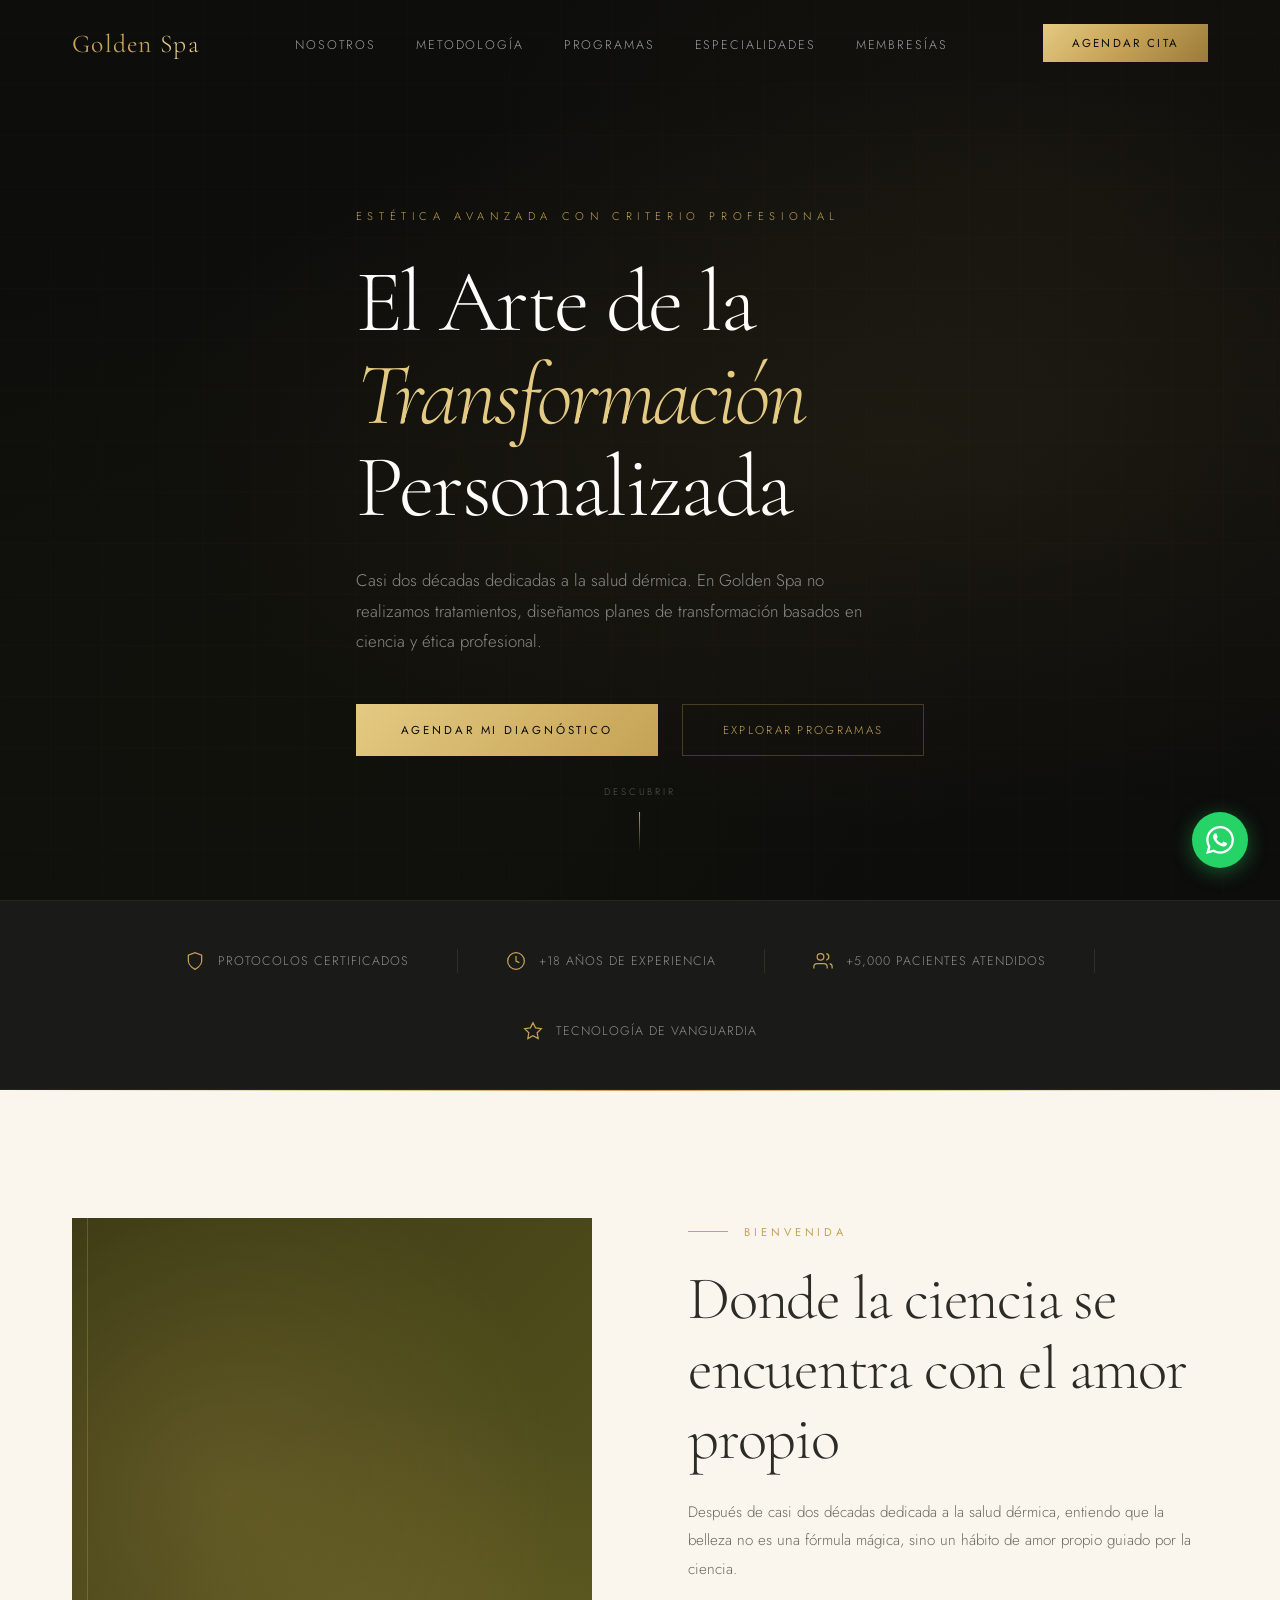
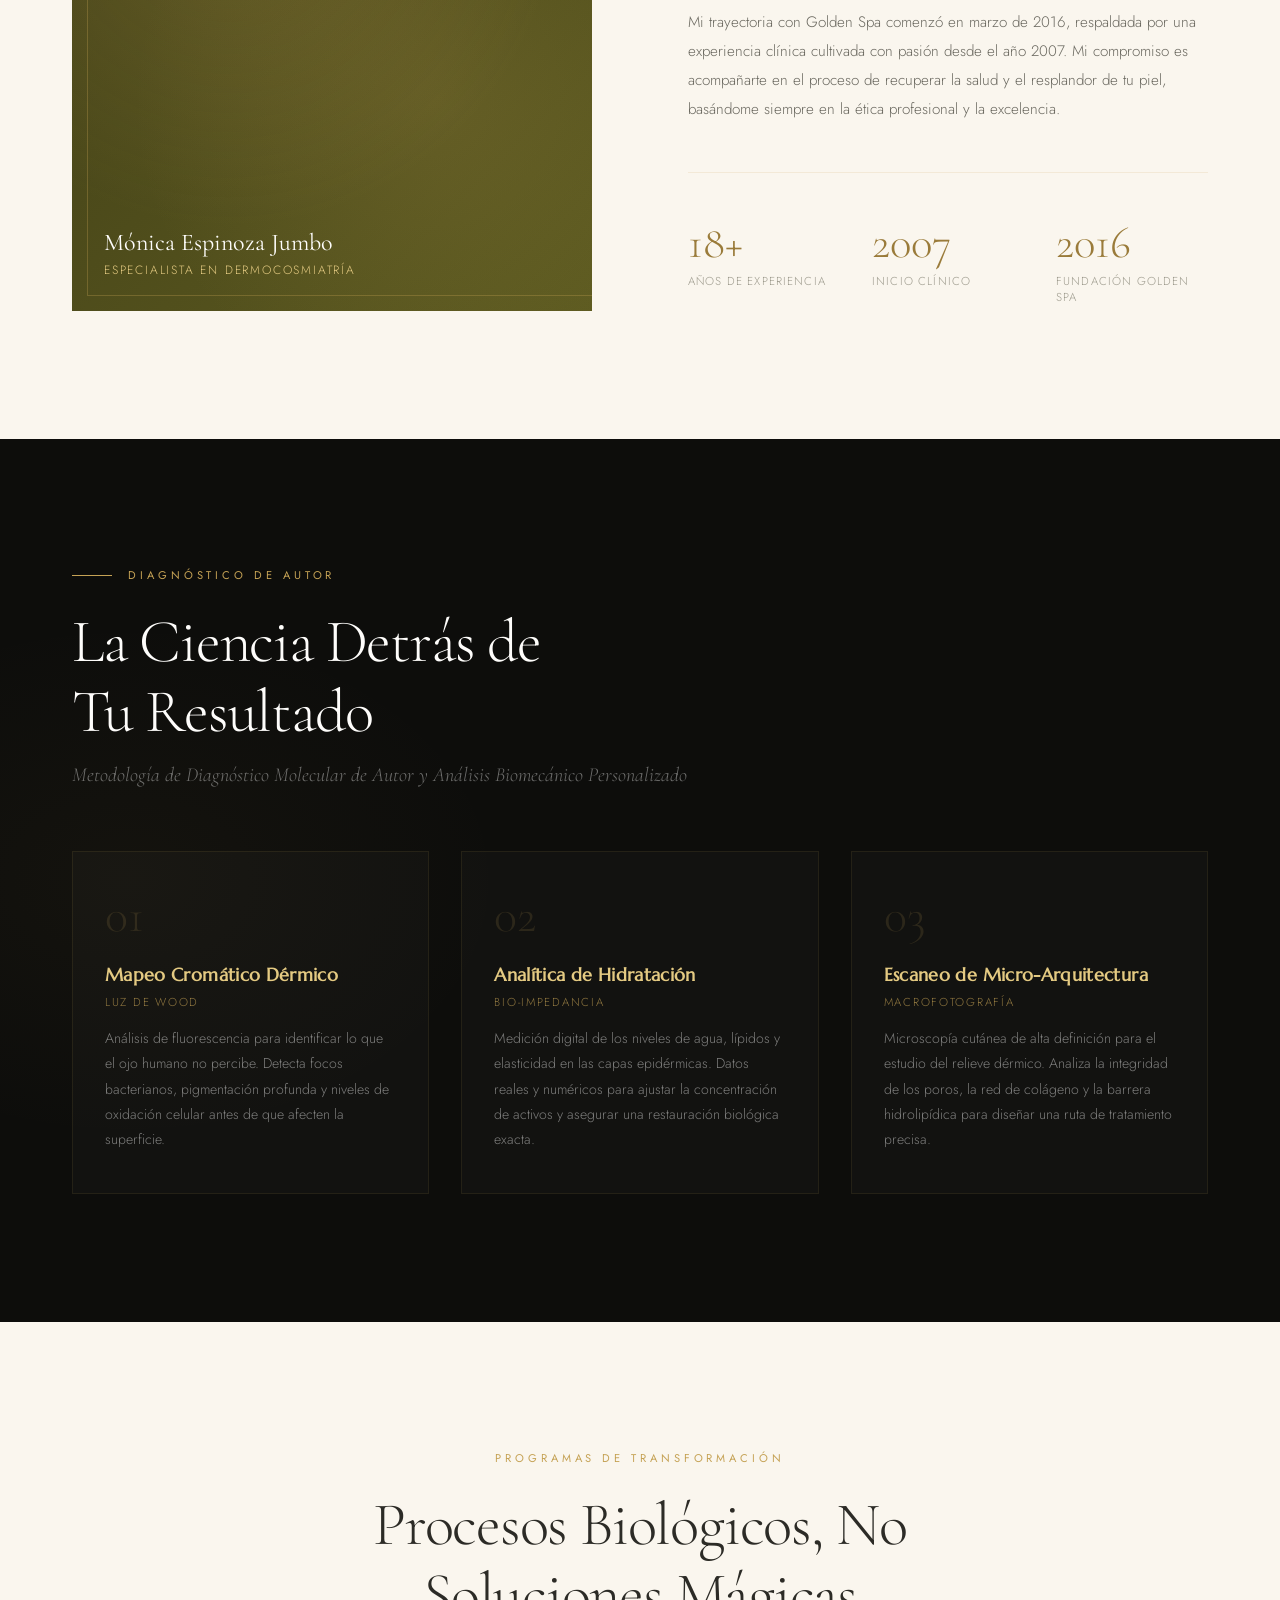
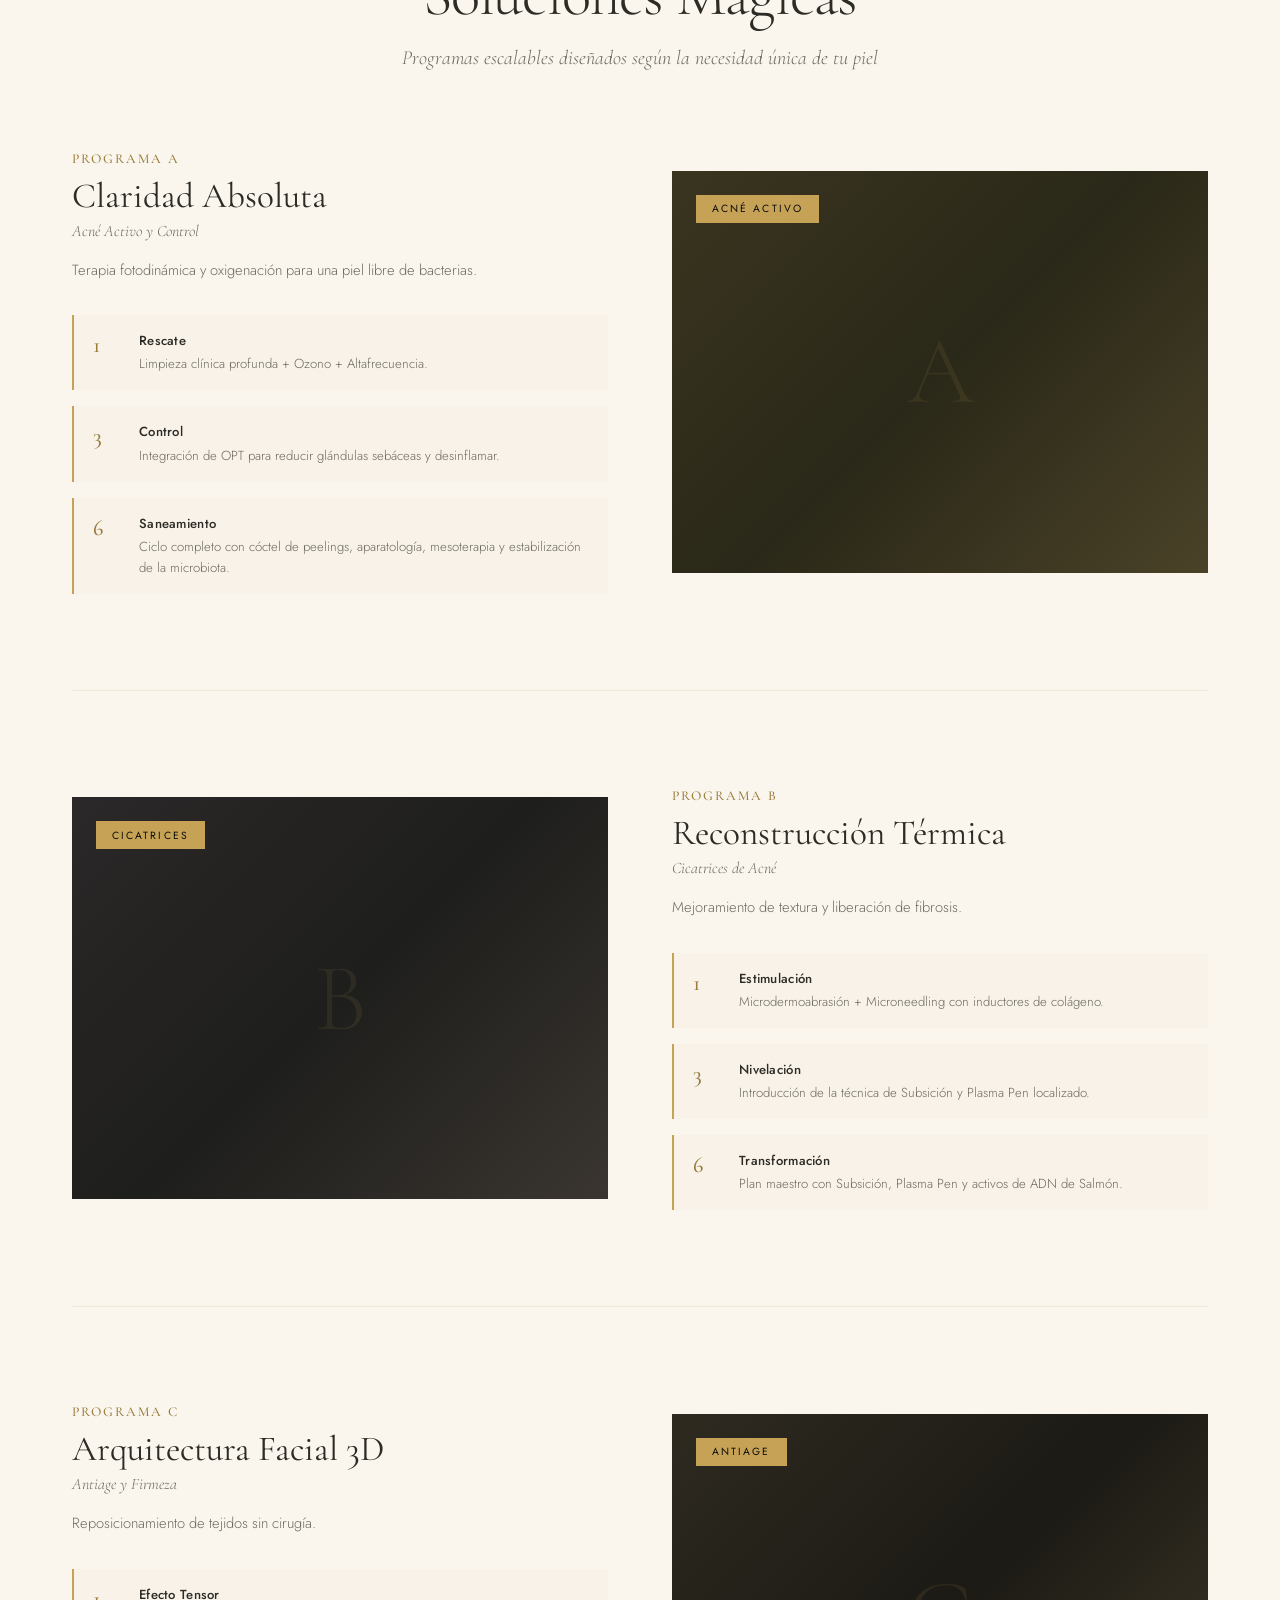
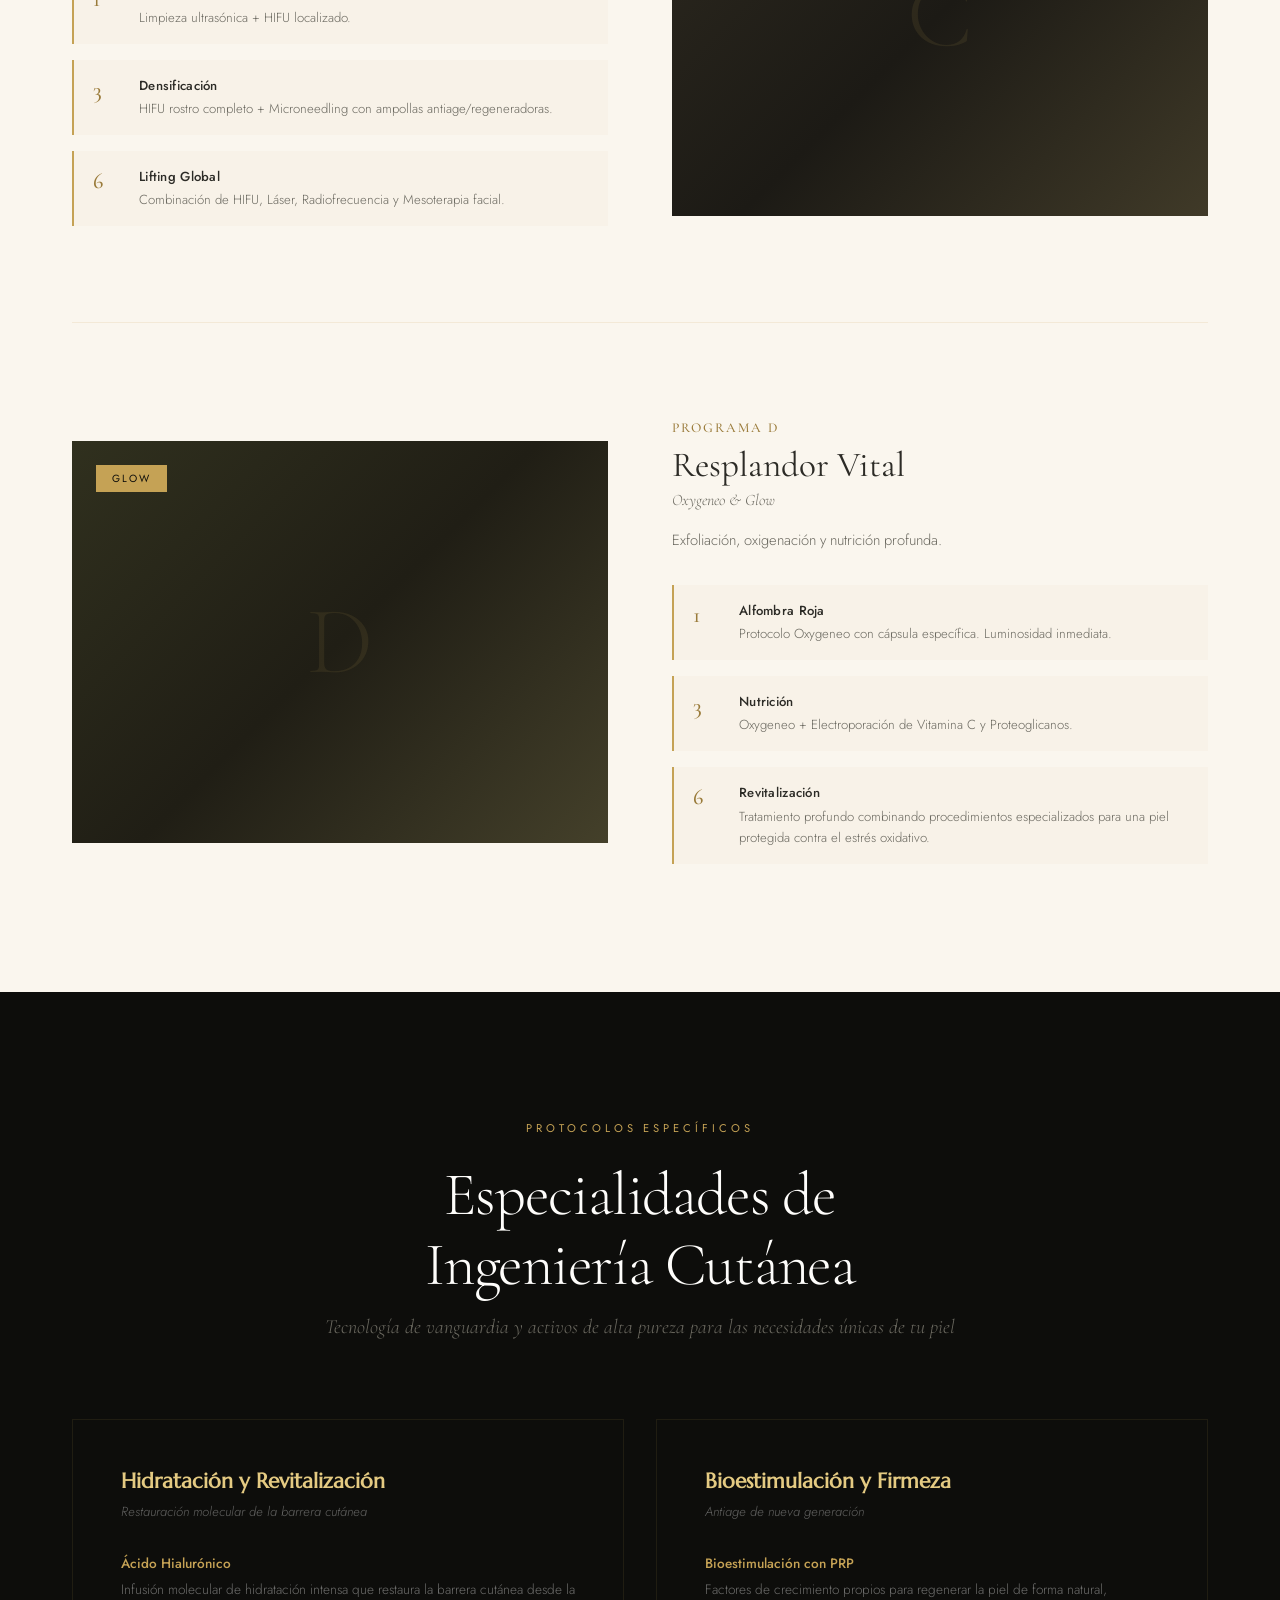
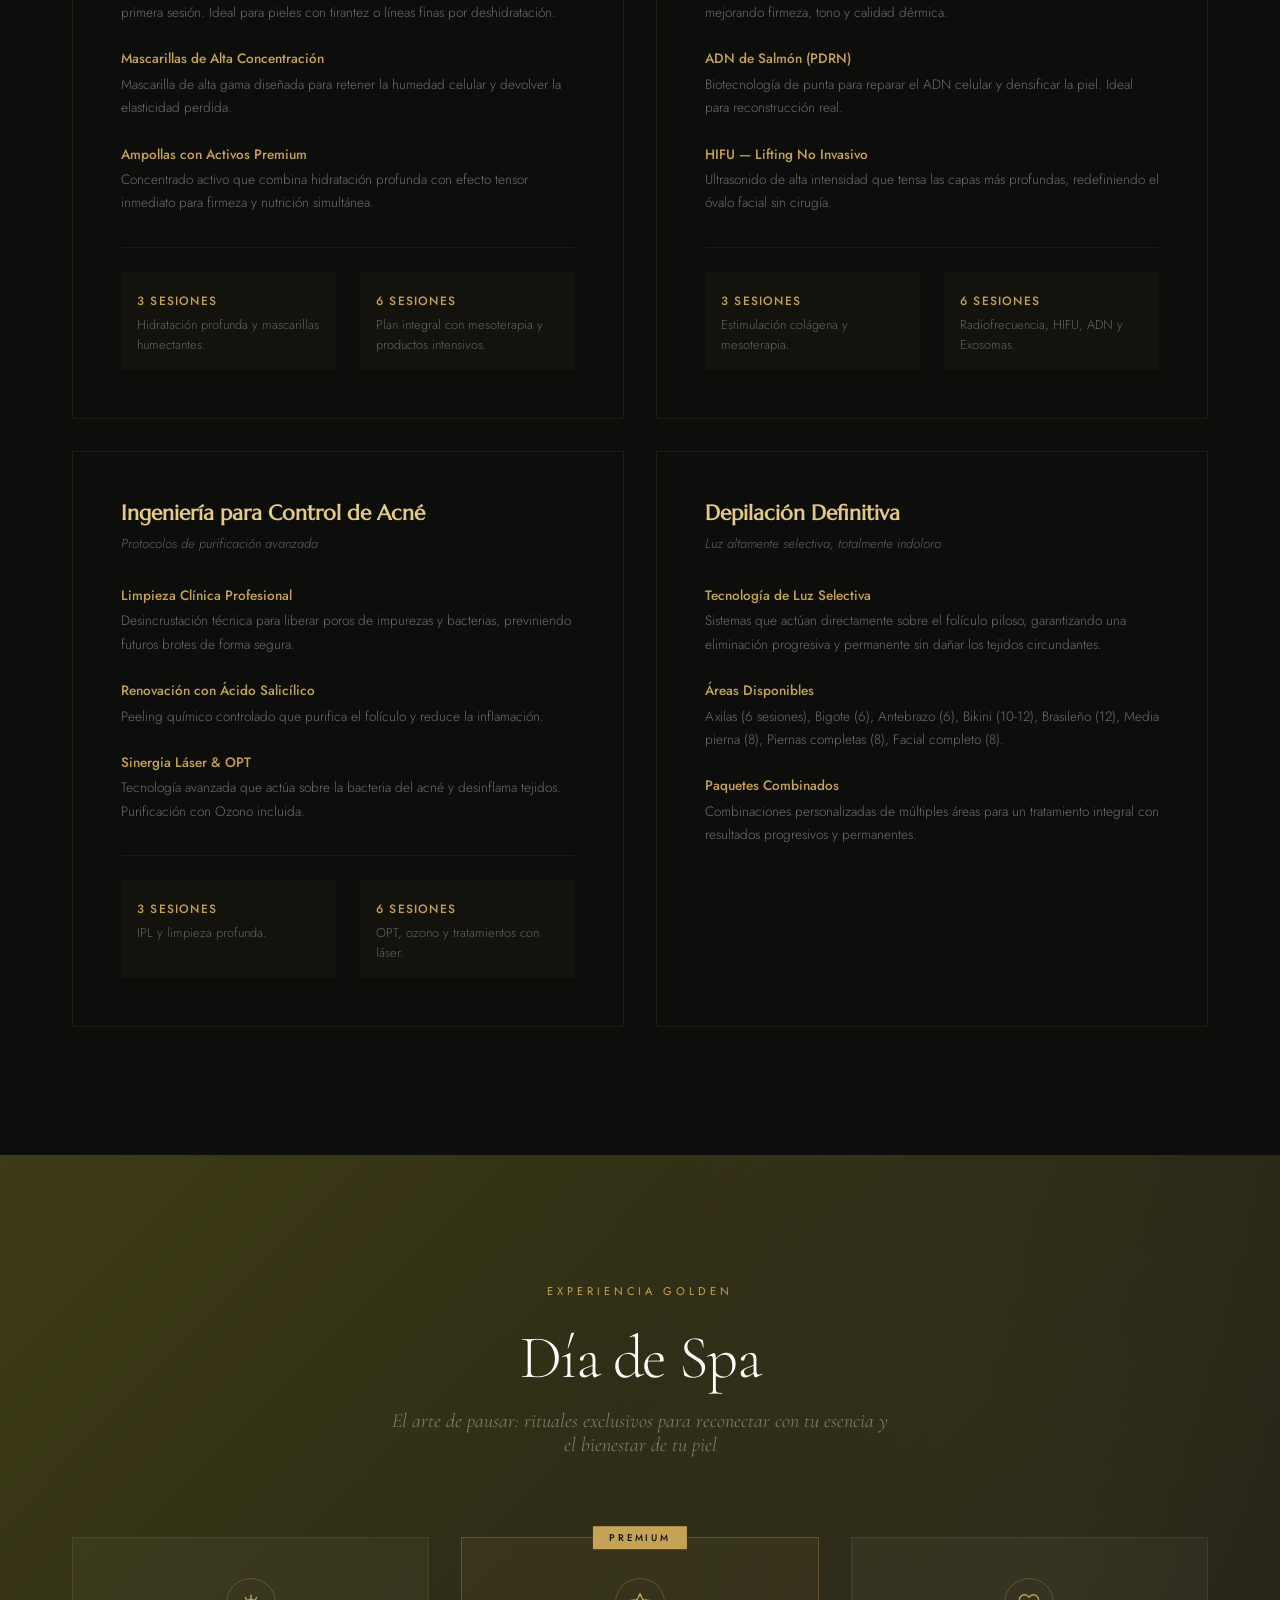
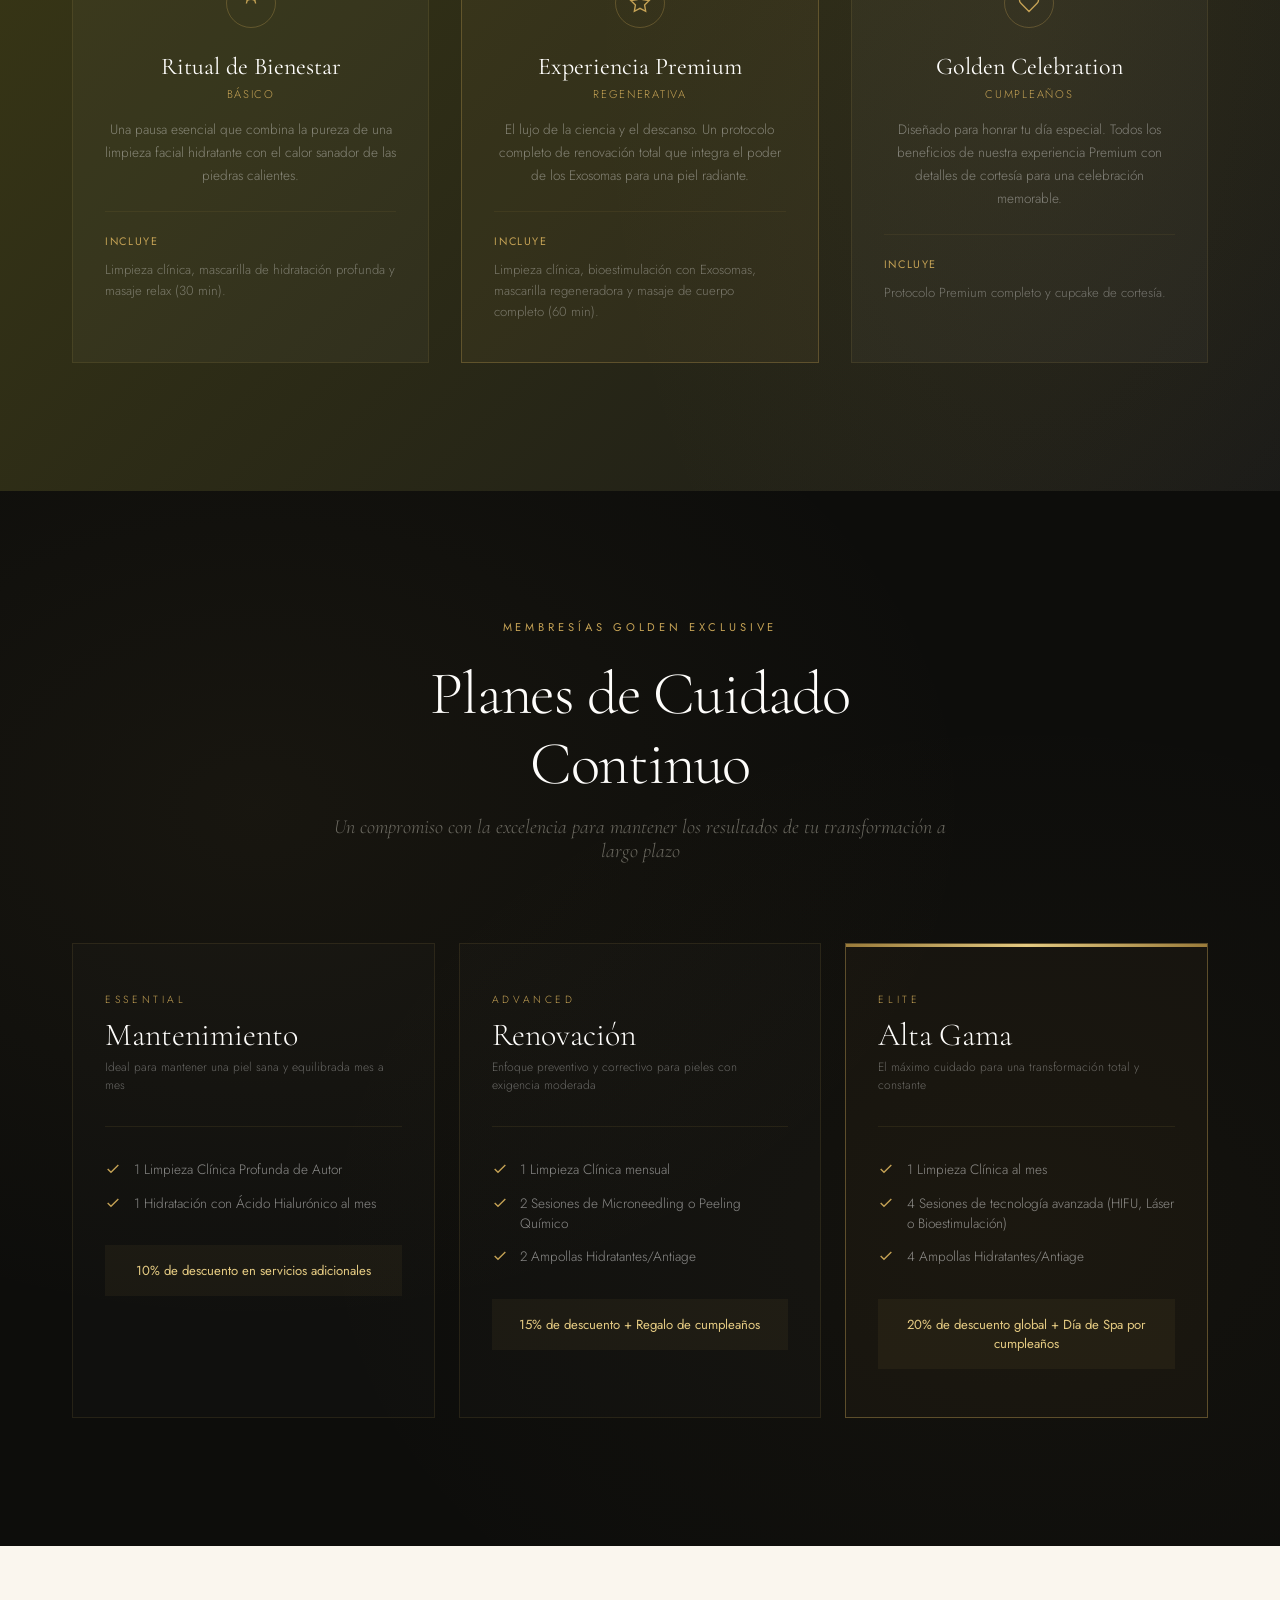
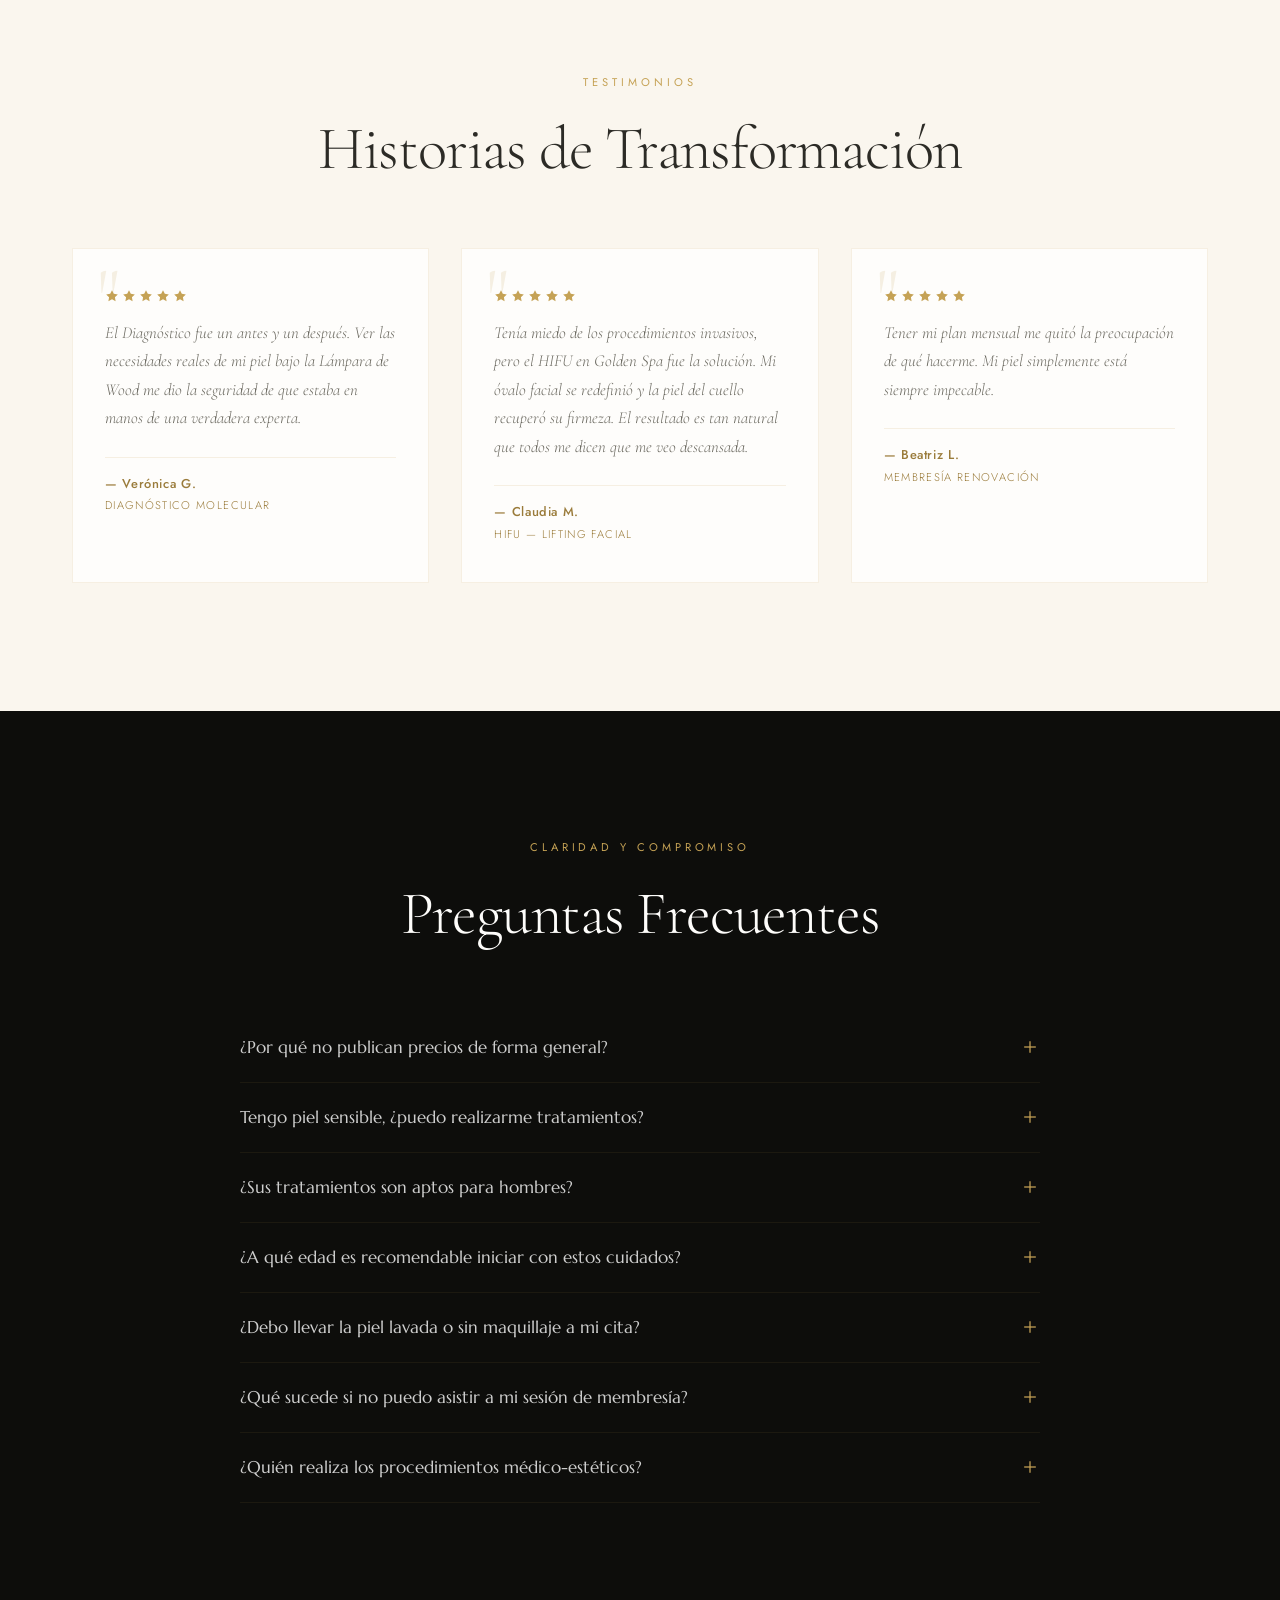
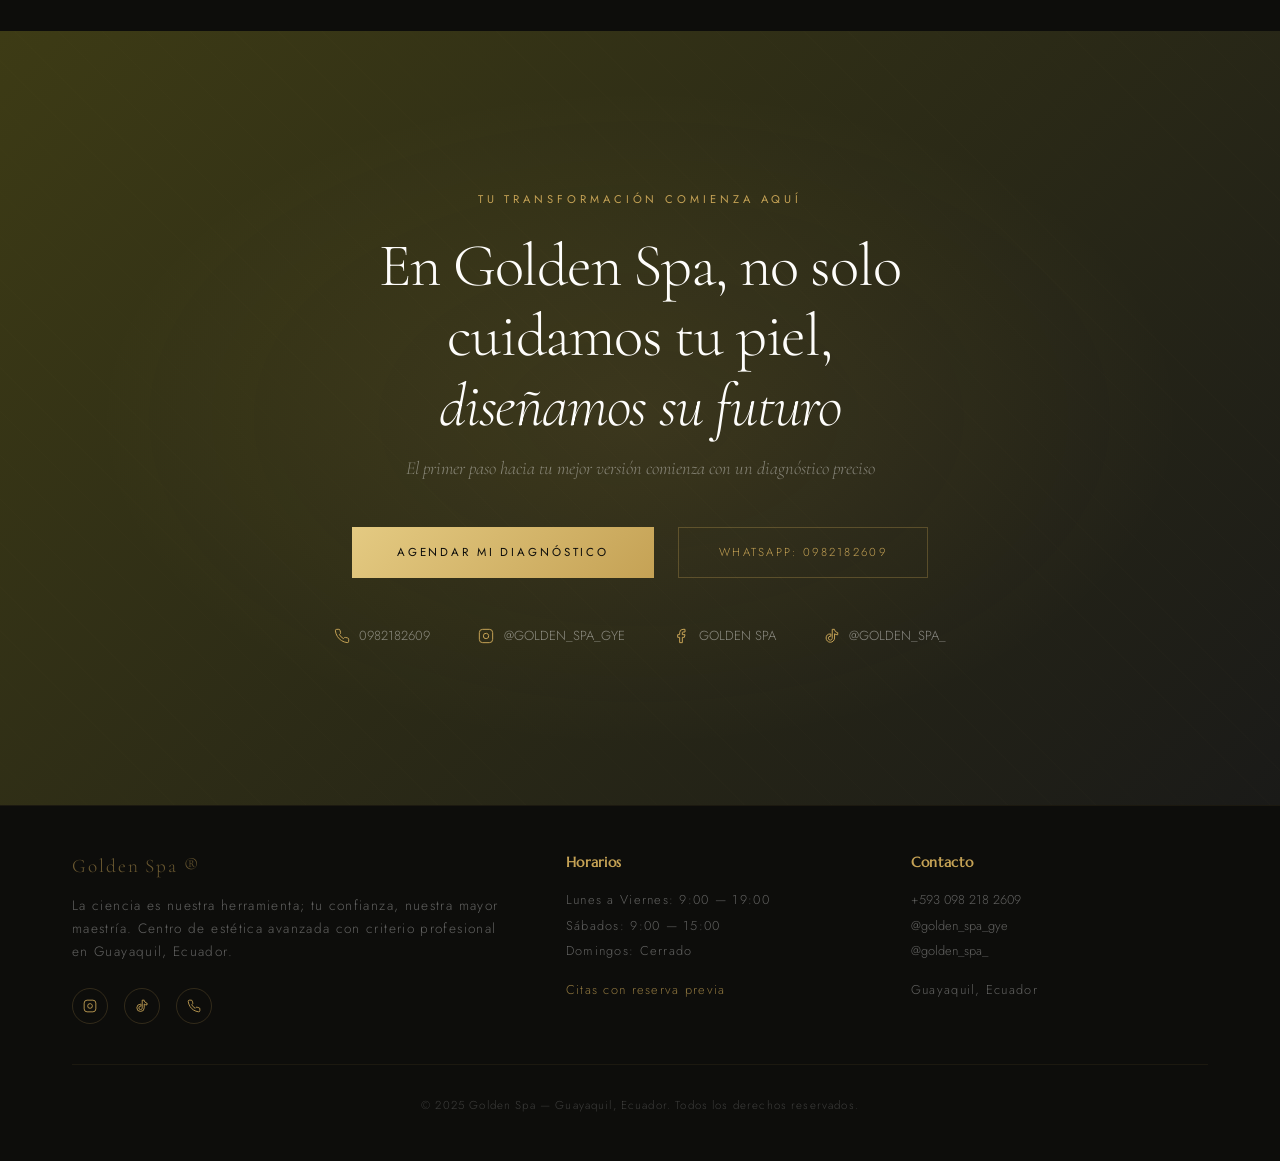
<file: golden-spa-landing.html>
<!DOCTYPE html>
<html lang="es">
<head>
<meta charset="UTF-8">
<meta name="viewport" content="width=device-width, initial-scale=1.0">
<title>Golden Spa — Estética Avanzada con Criterio Profesional | Guayaquil</title>
<meta name="description" content="Golden Spa: centro de estética avanzada en Guayaquil con +18 años de experiencia en dermocosmiatría. Tratamientos faciales, HIFU, bioestimulación, depilación definitiva y más. Agenda tu diagnóstico personalizado.">
<meta name="keywords" content="spa guayaquil, estética avanzada, dermocosmiatría, tratamiento facial, HIFU, bioestimulación, depilación definitiva, Golden Spa, cuidado de piel, antiage">
<meta name="author" content="Golden Spa">
<meta name="robots" content="index, follow">
<meta name="theme-color" content="#C5A255">

<!-- Open Graph -->
<meta property="og:type" content="website">
<meta property="og:title" content="Golden Spa — Estética Avanzada con Criterio Profesional">
<meta property="og:description" content="Centro de estética avanzada en Guayaquil. +18 años de experiencia en dermocosmiatría. Diagnóstico personalizado y tratamientos de alta gama.">
<meta property="og:url" content="https://goldenspa.ec">
<meta property="og:site_name" content="Golden Spa">
<meta property="og:locale" content="es_EC">

<!-- Twitter Card -->
<meta name="twitter:card" content="summary_large_image">
<meta name="twitter:title" content="Golden Spa — Estética Avanzada con Criterio Profesional">
<meta name="twitter:description" content="Centro de estética avanzada en Guayaquil. +18 años de experiencia en dermocosmiatría.">

<!-- Favicon SVG -->
<link rel="icon" type="image/svg+xml" href="data:image/svg+xml,%3Csvg xmlns='http://www.w3.org/2000/svg' viewBox='0 0 32 32'%3E%3Crect width='32' height='32' rx='4' fill='%230D0D0B'/%3E%3Ctext x='50%25' y='55%25' dominant-baseline='middle' text-anchor='middle' font-family='serif' font-size='20' font-weight='300' fill='%23C5A255'%3EG%3C/text%3E%3C/svg%3E">

<!-- Canonical -->
<link rel="canonical" href="https://goldenspa.ec">

<!-- JSON-LD Structured Data -->
<script type="application/ld+json">
{
  "@context": "https://schema.org",
  "@type": "BeautySalon",
  "name": "Golden Spa",
  "description": "Centro de estética avanzada con criterio profesional. Especialistas en dermocosmiatría con más de 18 años de experiencia.",
  "url": "https://goldenspa.ec",
  "telephone": "+593-098-218-2609",
  "address": {
    "@type": "PostalAddress",
    "addressLocality": "Guayaquil",
    "addressCountry": "EC"
  },
  "founder": {
    "@type": "Person",
    "name": "Mónica Espinoza Jumbo",
    "jobTitle": "Especialista en Dermocosmiatría"
  },
  "foundingDate": "2016-03",
  "sameAs": [
    "https://instagram.com/golden_spa_gye",
    "https://tiktok.com/@golden_spa_"
  ],
  "priceRange": "$$",
  "openingHoursSpecification": {
    "@type": "OpeningHoursSpecification",
    "dayOfWeek": ["Monday", "Tuesday", "Wednesday", "Thursday", "Friday", "Saturday"],
    "opens": "09:00",
    "closes": "19:00"
  },
  "aggregateRating": {
    "@type": "AggregateRating",
    "ratingValue": "5",
    "reviewCount": "150"
  }
}
</script>

<link rel="preconnect" href="https://fonts.googleapis.com">
<link rel="preconnect" href="https://fonts.gstatic.com" crossorigin>
<link href="https://fonts.googleapis.com/css2?family=Cormorant+Garamond:ital,wght@0,300;0,400;0,500;0,600;0,700;1,300;1,400;1,500&family=Marcellus&family=Jost:wght@200;300;400;500;600&display=swap" rel="stylesheet">
<style>
  :root {
    --gold: #C5A255;
    --gold-light: #E4CA82;
    --gold-dark: #9A7B3A;
    --gold-shine: #F5E6B8;
    --cream: #FAF6EE;
    --cream-dark: #F0E8D8;
    --olive: #5C5A20;
    --olive-dark: #3D3B15;
    --charcoal: #1A1A18;
    --warm-black: #0D0D0B;
    --text-dark: #2C2B26;
    --text-medium: #6B6960;
    --text-light: #9E9B8E;
    --white: #FEFDFB;
    --border-subtle: rgba(197,162,85,0.15);
  }

  * { margin:0; padding:0; box-sizing:border-box; }

  html {
    scroll-behavior: smooth;
    font-size: 16px;
  }

  body {
    font-family: 'Jost', sans-serif;
    font-weight: 300;
    color: var(--text-dark);
    background: var(--warm-black);
    overflow-x: hidden;
    -webkit-font-smoothing: antialiased;
  }

  /* ===== UTILITY ===== */
  .container {
    max-width: 1200px;
    margin: 0 auto;
    padding: 0 2rem;
  }

  .section-label {
    font-family: 'Jost', sans-serif;
    font-weight: 400;
    font-size: 0.7rem;
    letter-spacing: 0.35em;
    text-transform: uppercase;
    color: var(--gold);
    display: flex;
    align-items: center;
    gap: 1rem;
    margin-bottom: 1.5rem;
  }
  .section-label::before {
    content: '';
    width: 40px;
    height: 1px;
    background: var(--gold);
  }

  .section-title {
    font-family: 'Cormorant Garamond', serif;
    font-weight: 300;
    font-size: clamp(2.2rem, 5vw, 3.8rem);
    line-height: 1.15;
    letter-spacing: -0.02em;
  }

  .section-subtitle {
    font-family: 'Cormorant Garamond', serif;
    font-weight: 300;
    font-style: italic;
    font-size: 1.25rem;
    color: var(--text-medium);
    margin-top: 1rem;
  }

  .gold-divider {
    width: 60px;
    height: 1px;
    background: linear-gradient(90deg, var(--gold), transparent);
    margin: 2rem 0;
  }

  /* ===== PRELOADER ===== */
  #preloader {
    position: fixed;
    inset: 0;
    background: var(--warm-black);
    z-index: 10000;
    display: flex;
    align-items: center;
    justify-content: center;
    flex-direction: column;
    gap: 2rem;
    transition: opacity 0.8s ease, visibility 0.8s ease;
  }
  #preloader.hidden {
    opacity: 0;
    visibility: hidden;
  }
  #preloader svg {
    width: 80px;
    height: 80px;
  }
  .preloader-text {
    font-family: 'Cormorant Garamond', serif;
    font-size: 0.85rem;
    letter-spacing: 0.4em;
    text-transform: uppercase;
    color: var(--gold);
    animation: pulse 1.5s ease-in-out infinite;
  }
  @keyframes pulse {
    0%,100% { opacity: 0.4; }
    50% { opacity: 1; }
  }

  /* ===== NAVIGATION ===== */
  nav {
    position: fixed;
    top: 0;
    left: 0;
    right: 0;
    z-index: 1000;
    padding: 1.5rem 0;
    transition: all 0.5s ease;
  }
  nav.scrolled {
    background: rgba(13,13,11,0.92);
    backdrop-filter: blur(20px);
    -webkit-backdrop-filter: blur(20px);
    padding: 1rem 0;
    border-bottom: 1px solid rgba(197,162,85,0.1);
  }
  nav .container {
    display: flex;
    align-items: center;
    justify-content: space-between;
  }
  .nav-logo {
    font-family: 'Cormorant Garamond', serif;
    font-size: 1.6rem;
    font-weight: 400;
    color: var(--gold);
    text-decoration: none;
    letter-spacing: 0.05em;
  }
  .nav-logo span {
    font-weight: 300;
    color: var(--gold-light);
  }
  .nav-links {
    display: flex;
    gap: 2.5rem;
    list-style: none;
  }
  .nav-links a {
    font-family: 'Jost', sans-serif;
    font-weight: 300;
    font-size: 0.78rem;
    letter-spacing: 0.15em;
    text-transform: uppercase;
    color: rgba(255,255,255,0.6);
    text-decoration: none;
    transition: color 0.3s;
    position: relative;
  }
  .nav-links a::after {
    content: '';
    position: absolute;
    bottom: -4px;
    left: 0;
    width: 0;
    height: 1px;
    background: var(--gold);
    transition: width 0.3s;
  }
  .nav-links a:hover { color: var(--gold-light); }
  .nav-links a:hover::after { width: 100%; }

  .nav-cta {
    font-family: 'Jost', sans-serif;
    font-weight: 400;
    font-size: 0.72rem;
    letter-spacing: 0.2em;
    text-transform: uppercase;
    color: var(--warm-black);
    background: linear-gradient(135deg, var(--gold-light), var(--gold), var(--gold-dark));
    padding: 0.7rem 1.8rem;
    border: none;
    cursor: pointer;
    text-decoration: none;
    transition: all 0.3s;
  }
  .nav-cta:hover {
    transform: translateY(-1px);
    box-shadow: 0 4px 20px rgba(197,162,85,0.3);
  }

  .menu-toggle {
    display: none;
    flex-direction: column;
    gap: 5px;
    cursor: pointer;
    background: none;
    border: none;
    padding: 5px;
  }
  .menu-toggle span {
    width: 24px;
    height: 1px;
    background: var(--gold);
    transition: 0.3s;
  }

  /* ===== HERO ===== */
  .hero {
    min-height: 100vh;
    display: flex;
    align-items: center;
    position: relative;
    overflow: hidden;
    background: var(--warm-black);
  }
  .hero-bg {
    position: absolute;
    inset: 0;
    background:
      radial-gradient(ellipse at 70% 50%, rgba(197,162,85,0.08) 0%, transparent 60%),
      radial-gradient(ellipse at 20% 80%, rgba(92,90,32,0.06) 0%, transparent 50%),
      radial-gradient(ellipse at 80% 20%, rgba(197,162,85,0.04) 0%, transparent 40%);
  }
  .hero-pattern {
    position: absolute;
    inset: 0;
    opacity: 0.03;
    background-image: repeating-linear-gradient(
      0deg, transparent, transparent 50px, rgba(197,162,85,0.5) 50px, rgba(197,162,85,0.5) 51px
    ),
    repeating-linear-gradient(
      90deg, transparent, transparent 50px, rgba(197,162,85,0.5) 50px, rgba(197,162,85,0.5) 51px
    );
  }
  .hero-content {
    position: relative;
    z-index: 2;
    max-width: 750px;
    padding: 8rem 0 4rem;
  }
  .hero-eyebrow {
    font-family: 'Jost', sans-serif;
    font-weight: 300;
    font-size: 0.7rem;
    letter-spacing: 0.5em;
    text-transform: uppercase;
    color: var(--gold);
    margin-bottom: 2rem;
    opacity: 0;
    animation: fadeUp 1s 0.5s forwards;
  }
  .hero h1 {
    font-family: 'Cormorant Garamond', serif;
    font-weight: 300;
    font-size: clamp(3rem, 7vw, 5.5rem);
    line-height: 1.05;
    color: var(--white);
    letter-spacing: -0.03em;
    opacity: 0;
    animation: fadeUp 1s 0.7s forwards;
  }
  .hero h1 em {
    font-style: italic;
    color: var(--gold-light);
    font-weight: 300;
  }
  .hero-desc {
    font-size: 1.05rem;
    line-height: 1.8;
    color: rgba(255,255,255,0.5);
    margin-top: 2rem;
    max-width: 520px;
    opacity: 0;
    animation: fadeUp 1s 0.9s forwards;
  }
  .hero-actions {
    display: flex;
    gap: 1.5rem;
    margin-top: 3rem;
    align-items: center;
    opacity: 0;
    animation: fadeUp 1s 1.1s forwards;
  }
  .btn-primary {
    font-family: 'Jost', sans-serif;
    font-weight: 400;
    font-size: 0.72rem;
    letter-spacing: 0.25em;
    text-transform: uppercase;
    color: var(--warm-black);
    background: linear-gradient(135deg, var(--gold-light), var(--gold));
    padding: 1.1rem 2.8rem;
    border: none;
    cursor: pointer;
    text-decoration: none;
    display: inline-block;
    transition: all 0.4s;
    position: relative;
    overflow: hidden;
  }
  .btn-primary::before {
    content: '';
    position: absolute;
    top: 0;
    left: -100%;
    width: 100%;
    height: 100%;
    background: linear-gradient(90deg, transparent, rgba(255,255,255,0.3), transparent);
    transition: left 0.6s;
  }
  .btn-primary:hover::before { left: 100%; }
  .btn-primary:hover {
    transform: translateY(-2px);
    box-shadow: 0 8px 30px rgba(197,162,85,0.35);
  }

  .btn-outline {
    font-family: 'Jost', sans-serif;
    font-weight: 300;
    font-size: 0.72rem;
    letter-spacing: 0.2em;
    text-transform: uppercase;
    color: var(--gold);
    border: 1px solid rgba(197,162,85,0.3);
    padding: 1.05rem 2.5rem;
    background: transparent;
    cursor: pointer;
    text-decoration: none;
    display: inline-block;
    transition: all 0.3s;
  }
  .btn-outline:hover {
    border-color: var(--gold);
    background: rgba(197,162,85,0.08);
  }

  .hero-scroll-indicator {
    position: absolute;
    bottom: 3rem;
    left: 50%;
    transform: translateX(-50%);
    display: flex;
    flex-direction: column;
    align-items: center;
    gap: 0.8rem;
    opacity: 0;
    animation: fadeIn 1s 1.5s forwards;
  }
  .hero-scroll-indicator span {
    font-size: 0.6rem;
    letter-spacing: 0.3em;
    text-transform: uppercase;
    color: rgba(255,255,255,0.3);
  }
  .scroll-line {
    width: 1px;
    height: 40px;
    background: linear-gradient(to bottom, var(--gold), transparent);
    animation: scrollPulse 2s ease-in-out infinite;
  }

  @keyframes fadeUp {
    from { opacity:0; transform:translateY(30px); }
    to { opacity:1; transform:translateY(0); }
  }
  @keyframes fadeIn {
    from { opacity:0; }
    to { opacity:1; }
  }
  @keyframes scrollPulse {
    0%,100% { opacity: 0.3; transform: scaleY(1); }
    50% { opacity: 1; transform: scaleY(1.2); }
  }

  /* ===== ABOUT / BIENVENIDA ===== */
  .about {
    background: var(--cream);
    padding: 8rem 0;
    position: relative;
  }
  .about::before {
    content: '';
    position: absolute;
    top: 0;
    left: 0;
    right: 0;
    height: 1px;
    background: linear-gradient(90deg, transparent, var(--gold), transparent);
  }
  .about-grid {
    display: grid;
    grid-template-columns: 1fr 1fr;
    gap: 6rem;
    align-items: center;
  }
  .about-image {
    position: relative;
    aspect-ratio: 3/4;
    overflow: hidden;
  }
  .about-image-inner {
    width: 100%;
    height: 100%;
    background: linear-gradient(135deg, var(--olive-dark), var(--olive));
    position: relative;
    overflow: hidden;
  }
  .about-image-inner::after {
    content: '';
    position: absolute;
    inset: 0;
    background:
      radial-gradient(circle at 30% 40%, rgba(197,162,85,0.2), transparent 60%),
      radial-gradient(circle at 70% 70%, rgba(197,162,85,0.15), transparent 50%);
  }
  .about-image-frame {
    position: absolute;
    top: -15px;
    right: -15px;
    bottom: 15px;
    left: 15px;
    border: 1px solid var(--gold);
    opacity: 0.3;
    pointer-events: none;
  }
  .about-image-label {
    position: absolute;
    bottom: 2rem;
    left: 2rem;
    z-index: 2;
    color: var(--white);
  }
  .about-image-label h3 {
    font-family: 'Cormorant Garamond', serif;
    font-weight: 400;
    font-size: 1.5rem;
  }
  .about-image-label p {
    font-size: 0.75rem;
    letter-spacing: 0.15em;
    text-transform: uppercase;
    color: var(--gold-light);
    margin-top: 0.3rem;
  }

  .about-text .section-title { color: var(--text-dark); }
  .about-text p {
    line-height: 1.9;
    color: var(--text-medium);
    margin-top: 1.5rem;
    font-size: 0.95rem;
  }
  .about-stats {
    display: grid;
    grid-template-columns: repeat(3, 1fr);
    gap: 2rem;
    margin-top: 3rem;
    padding-top: 3rem;
    border-top: 1px solid var(--border-subtle);
  }
  .stat-number {
    font-family: 'Cormorant Garamond', serif;
    font-size: 2.8rem;
    font-weight: 300;
    color: var(--gold-dark);
    line-height: 1;
  }
  .stat-label {
    font-size: 0.72rem;
    letter-spacing: 0.1em;
    text-transform: uppercase;
    color: var(--text-light);
    margin-top: 0.5rem;
  }

  /* ===== METODOLOGÍA ===== */
  .methodology {
    background: var(--warm-black);
    padding: 8rem 0;
    position: relative;
    overflow: hidden;
  }
  .methodology::before {
    content: '';
    position: absolute;
    top: 50%;
    left: -20%;
    width: 60%;
    height: 60%;
    transform: translateY(-50%);
    background: radial-gradient(ellipse, rgba(197,162,85,0.04), transparent 70%);
  }
  .methodology .section-title { color: var(--white); margin-bottom: 1rem; }
  .methodology .section-subtitle { color: rgba(255,255,255,0.4); margin-bottom: 4rem; }

  .method-cards {
    display: grid;
    grid-template-columns: repeat(3, 1fr);
    gap: 2rem;
    position: relative;
  }
  .method-card {
    background: rgba(255,255,255,0.02);
    border: 1px solid rgba(197,162,85,0.1);
    padding: 2.5rem 2rem;
    transition: all 0.5s;
    position: relative;
    overflow: hidden;
  }
  .method-card::before {
    content: '';
    position: absolute;
    top: 0;
    left: 0;
    right: 0;
    height: 2px;
    background: linear-gradient(90deg, var(--gold), transparent);
    opacity: 0;
    transition: opacity 0.5s;
  }
  .method-card:hover {
    background: rgba(197,162,85,0.04);
    border-color: rgba(197,162,85,0.25);
    transform: translateY(-4px);
  }
  .method-card:hover::before { opacity: 1; }

  .method-number {
    font-family: 'Cormorant Garamond', serif;
    font-size: 3rem;
    font-weight: 300;
    color: rgba(197,162,85,0.15);
    line-height: 1;
    margin-bottom: 1.5rem;
  }
  .method-card h3 {
    font-family: 'Marcellus', serif;
    font-size: 1.1rem;
    color: var(--gold-light);
    margin-bottom: 0.5rem;
    letter-spacing: 0.02em;
  }
  .method-card h4 {
    font-family: 'Jost', sans-serif;
    font-weight: 300;
    font-size: 0.72rem;
    letter-spacing: 0.15em;
    text-transform: uppercase;
    color: var(--gold);
    margin-bottom: 1rem;
    opacity: 0.7;
  }
  .method-card p {
    font-size: 0.88rem;
    line-height: 1.8;
    color: rgba(255,255,255,0.45);
  }

  /* ===== PROGRAMAS ===== */
  .programs {
    background: var(--cream);
    padding: 8rem 0;
    position: relative;
  }
  .programs-header {
    text-align: center;
    max-width: 650px;
    margin: 0 auto 5rem;
  }
  .programs-header .section-label { justify-content: center; }
  .programs-header .section-label::before { display: none; }
  .programs-header .section-title { color: var(--text-dark); }

  .program-item {
    display: grid;
    grid-template-columns: 1fr 1fr;
    gap: 4rem;
    align-items: center;
    margin-bottom: 6rem;
    padding-bottom: 6rem;
    border-bottom: 1px solid var(--border-subtle);
  }
  .program-item:last-child {
    margin-bottom: 0;
    padding-bottom: 0;
    border-bottom: none;
  }
  .program-item:nth-child(even) .program-visual { order: 2; }
  .program-item:nth-child(even) .program-info { order: 1; }

  .program-visual {
    aspect-ratio: 4/3;
    position: relative;
    overflow: hidden;
  }
  .program-visual-inner {
    width: 100%;
    height: 100%;
    position: relative;
  }
  .program-visual-bg {
    width: 100%;
    height: 100%;
    display: flex;
    align-items: center;
    justify-content: center;
    font-family: 'Cormorant Garamond', serif;
    font-size: 6rem;
    font-weight: 300;
    color: rgba(197,162,85,0.1);
  }
  .pv-a { background: linear-gradient(135deg, #3a3520 0%, #2a2818 50%, #4a4228 100%); }
  .pv-b { background: linear-gradient(135deg, #2a2828 0%, #1e1e1c 50%, #3a3530 100%); }
  .pv-c { background: linear-gradient(135deg, #2e2a20 0%, #1c1a15 50%, #403a28 100%); }
  .pv-d { background: linear-gradient(135deg, #30301e 0%, #201e15 50%, #44402a 100%); }

  .program-badge {
    position: absolute;
    top: 1.5rem;
    left: 1.5rem;
    font-family: 'Jost', sans-serif;
    font-weight: 400;
    font-size: 0.65rem;
    letter-spacing: 0.2em;
    text-transform: uppercase;
    color: var(--warm-black);
    background: var(--gold);
    padding: 0.4rem 1rem;
  }

  .program-info .program-letter {
    font-family: 'Cormorant Garamond', serif;
    font-size: 0.85rem;
    font-weight: 500;
    letter-spacing: 0.15em;
    color: var(--gold-dark);
    text-transform: uppercase;
    margin-bottom: 0.5rem;
  }
  .program-info h3 {
    font-family: 'Cormorant Garamond', serif;
    font-size: 2.2rem;
    font-weight: 400;
    color: var(--text-dark);
    line-height: 1.2;
  }
  .program-info h3 span {
    display: block;
    font-size: 1rem;
    font-weight: 300;
    font-style: italic;
    color: var(--text-medium);
    margin-top: 0.3rem;
  }
  .program-info > p {
    font-size: 0.92rem;
    line-height: 1.8;
    color: var(--text-medium);
    margin-top: 1rem;
  }
  .program-tiers {
    display: flex;
    flex-direction: column;
    gap: 1rem;
    margin-top: 2rem;
  }
  .tier {
    display: flex;
    gap: 1rem;
    align-items: flex-start;
    padding: 1rem 1.2rem;
    background: rgba(197,162,85,0.04);
    border-left: 2px solid var(--gold);
    transition: background 0.3s;
  }
  .tier:hover { background: rgba(197,162,85,0.08); }
  .tier-sessions {
    font-family: 'Cormorant Garamond', serif;
    font-size: 1.4rem;
    font-weight: 500;
    color: var(--gold-dark);
    white-space: nowrap;
    min-width: 30px;
  }
  .tier-info h4 {
    font-family: 'Jost', sans-serif;
    font-weight: 500;
    font-size: 0.82rem;
    color: var(--text-dark);
    letter-spacing: 0.02em;
  }
  .tier-info p {
    font-size: 0.82rem;
    color: var(--text-medium);
    line-height: 1.6;
    margin-top: 0.2rem;
  }

  /* ===== ESPECIALIDADES ===== */
  .specialties {
    background: var(--warm-black);
    padding: 8rem 0;
    position: relative;
  }
  .specialties-header {
    text-align: center;
    max-width: 650px;
    margin: 0 auto 5rem;
  }
  .specialties-header .section-label { justify-content: center; }
  .specialties-header .section-label::before { display: none; }
  .specialties-header .section-title { color: var(--white); }

  .spec-grid {
    display: grid;
    grid-template-columns: repeat(2, 1fr);
    gap: 2rem;
  }
  .spec-category {
    border: 1px solid rgba(197,162,85,0.1);
    padding: 3rem;
    position: relative;
    overflow: hidden;
    transition: all 0.5s;
  }
  .spec-category::after {
    content: '';
    position: absolute;
    bottom: 0;
    left: 0;
    right: 0;
    height: 2px;
    background: linear-gradient(90deg, transparent, var(--gold), transparent);
    opacity: 0;
    transition: opacity 0.5s;
  }
  .spec-category:hover { border-color: rgba(197,162,85,0.25); }
  .spec-category:hover::after { opacity: 1; }

  .spec-category h3 {
    font-family: 'Marcellus', serif;
    font-size: 1.3rem;
    color: var(--gold-light);
    margin-bottom: 0.5rem;
  }
  .spec-category > p {
    font-size: 0.82rem;
    color: rgba(255,255,255,0.35);
    font-style: italic;
    margin-bottom: 2rem;
  }

  .spec-items {
    display: flex;
    flex-direction: column;
    gap: 1.5rem;
  }
  .spec-item h4 {
    font-family: 'Jost', sans-serif;
    font-weight: 500;
    font-size: 0.85rem;
    color: var(--gold);
    margin-bottom: 0.3rem;
  }
  .spec-item p {
    font-size: 0.85rem;
    line-height: 1.7;
    color: rgba(255,255,255,0.4);
  }

  .spec-packages {
    margin-top: 2rem;
    padding-top: 1.5rem;
    border-top: 1px solid rgba(197,162,85,0.08);
    display: flex;
    gap: 1.5rem;
  }
  .spec-pkg {
    flex: 1;
    padding: 1rem;
    background: rgba(197,162,85,0.03);
  }
  .spec-pkg strong {
    font-family: 'Jost', sans-serif;
    font-weight: 500;
    font-size: 0.75rem;
    color: var(--gold);
    text-transform: uppercase;
    letter-spacing: 0.1em;
  }
  .spec-pkg p {
    font-size: 0.8rem;
    color: rgba(255,255,255,0.35);
    margin-top: 0.3rem;
    line-height: 1.5;
  }

  /* ===== DÍA DE SPA ===== */
  .spa-day {
    background: linear-gradient(135deg, var(--olive-dark) 0%, var(--charcoal) 100%);
    padding: 8rem 0;
    position: relative;
    overflow: hidden;
  }
  .spa-day::before {
    content: '';
    position: absolute;
    top: -50%;
    right: -20%;
    width: 80%;
    height: 200%;
    background: radial-gradient(ellipse, rgba(197,162,85,0.06), transparent 60%);
  }
  .spa-day-header {
    text-align: center;
    margin-bottom: 5rem;
    position: relative;
    z-index: 2;
  }
  .spa-day-header .section-label { justify-content: center; }
  .spa-day-header .section-label::before { display: none; }
  .spa-day-header .section-title { color: var(--white); }
  .spa-day-header .section-subtitle {
    color: rgba(255,255,255,0.4);
    max-width: 500px;
    margin: 1rem auto 0;
  }

  .spa-rituals {
    display: grid;
    grid-template-columns: repeat(3, 1fr);
    gap: 2rem;
    position: relative;
    z-index: 2;
  }
  .ritual-card {
    background: rgba(255,255,255,0.03);
    border: 1px solid rgba(197,162,85,0.12);
    padding: 2.5rem 2rem;
    text-align: center;
    transition: all 0.5s;
    position: relative;
  }
  .ritual-card.featured {
    background: rgba(197,162,85,0.06);
    border-color: rgba(197,162,85,0.3);
    transform: scale(1.03);
  }
  .ritual-card.featured::before {
    content: 'PREMIUM';
    position: absolute;
    top: 0;
    left: 50%;
    transform: translateX(-50%) translateY(-50%);
    font-family: 'Jost', sans-serif;
    font-weight: 500;
    font-size: 0.6rem;
    letter-spacing: 0.3em;
    color: var(--warm-black);
    background: var(--gold);
    padding: 0.3rem 1rem;
  }
  .ritual-card:hover {
    border-color: rgba(197,162,85,0.35);
    transform: translateY(-4px);
  }
  .ritual-card.featured:hover { transform: scale(1.03) translateY(-4px); }

  .ritual-icon {
    width: 50px;
    height: 50px;
    margin: 0 auto 1.5rem;
    border: 1px solid rgba(197,162,85,0.3);
    border-radius: 50%;
    display: flex;
    align-items: center;
    justify-content: center;
  }
  .ritual-icon svg {
    width: 22px;
    height: 22px;
    stroke: var(--gold);
    fill: none;
    stroke-width: 1.5;
  }

  .ritual-card h3 {
    font-family: 'Cormorant Garamond', serif;
    font-size: 1.5rem;
    font-weight: 400;
    color: var(--white);
    margin-bottom: 0.3rem;
  }
  .ritual-card h3 small {
    display: block;
    font-size: 0.7rem;
    font-family: 'Jost', sans-serif;
    letter-spacing: 0.15em;
    text-transform: uppercase;
    color: var(--gold);
    font-weight: 300;
    margin-top: 0.3rem;
  }
  .ritual-card > p {
    font-size: 0.85rem;
    line-height: 1.7;
    color: rgba(255,255,255,0.4);
    margin: 1rem 0 1.5rem;
  }
  .ritual-includes {
    text-align: left;
    padding-top: 1rem;
    border-top: 1px solid rgba(197,162,85,0.08);
  }
  .ritual-includes strong {
    font-size: 0.68rem;
    letter-spacing: 0.15em;
    text-transform: uppercase;
    color: var(--gold);
    font-weight: 400;
  }
  .ritual-includes p {
    font-size: 0.82rem;
    color: rgba(255,255,255,0.35);
    line-height: 1.6;
    margin-top: 0.5rem;
  }

  /* ===== DEPILACIÓN ===== */
  .depilation {
    background: var(--cream);
    padding: 8rem 0;
  }
  .depilation-grid {
    display: grid;
    grid-template-columns: 1fr 1fr;
    gap: 5rem;
    align-items: start;
  }
  .depilation-info .section-title { color: var(--text-dark); }
  .depilation-info > p {
    font-size: 0.92rem;
    line-height: 1.8;
    color: var(--text-medium);
    margin-top: 1.5rem;
  }

  .area-table {
    margin-top: 2.5rem;
  }
  .area-row {
    display: flex;
    justify-content: space-between;
    padding: 0.8rem 0;
    border-bottom: 1px solid var(--border-subtle);
    font-size: 0.88rem;
  }
  .area-row:first-child {
    border-top: 1px solid var(--border-subtle);
  }
  .area-name { color: var(--text-dark); }
  .area-sessions {
    font-family: 'Cormorant Garamond', serif;
    font-weight: 500;
    font-size: 1.1rem;
    color: var(--gold-dark);
  }

  .packages-list {
    margin-top: 2rem;
  }
  .packages-list h4 {
    font-family: 'Marcellus', serif;
    font-size: 1.1rem;
    color: var(--text-dark);
    margin-bottom: 1rem;
  }
  .package-item {
    padding: 0.8rem 1rem;
    background: rgba(197,162,85,0.04);
    border-left: 2px solid var(--gold);
    margin-bottom: 0.5rem;
    font-size: 0.85rem;
    color: var(--text-medium);
  }
  .package-item strong {
    color: var(--gold-dark);
    font-weight: 500;
  }

  /* ===== MEMBRESÍAS ===== */
  .memberships {
    background: var(--warm-black);
    padding: 8rem 0;
    position: relative;
    overflow: hidden;
  }
  .memberships::before {
    content: '';
    position: absolute;
    inset: 0;
    background:
      radial-gradient(ellipse at 20% 30%, rgba(197,162,85,0.06), transparent 50%),
      radial-gradient(ellipse at 80% 70%, rgba(197,162,85,0.04), transparent 50%);
  }
  .memberships-header {
    text-align: center;
    max-width: 650px;
    margin: 0 auto 5rem;
    position: relative;
    z-index: 2;
  }
  .memberships-header .section-label { justify-content: center; }
  .memberships-header .section-label::before { display: none; }
  .memberships-header .section-title { color: var(--white); }

  .membership-cards {
    display: grid;
    grid-template-columns: repeat(3, 1fr);
    gap: 1.5rem;
    position: relative;
    z-index: 2;
  }
  .membership-card {
    border: 1px solid rgba(197,162,85,0.12);
    padding: 3rem 2rem;
    transition: all 0.5s;
    position: relative;
    overflow: hidden;
    background: rgba(255,255,255,0.01);
  }
  .membership-card.elite {
    border-color: rgba(197,162,85,0.4);
    background: rgba(197,162,85,0.04);
  }
  .membership-card.elite::before {
    content: '';
    position: absolute;
    top: 0;
    left: 0;
    right: 0;
    height: 3px;
    background: linear-gradient(90deg, var(--gold-dark), var(--gold-light), var(--gold-dark));
  }
  .membership-card:hover {
    border-color: rgba(197,162,85,0.35);
    transform: translateY(-4px);
  }

  .membership-tier-name {
    font-family: 'Jost', sans-serif;
    font-weight: 300;
    font-size: 0.65rem;
    letter-spacing: 0.35em;
    text-transform: uppercase;
    color: var(--gold);
    margin-bottom: 0.5rem;
  }
  .membership-card h3 {
    font-family: 'Cormorant Garamond', serif;
    font-size: 2rem;
    font-weight: 300;
    color: var(--white);
    margin-bottom: 0.3rem;
  }
  .membership-card h3 small {
    display: block;
    font-family: 'Jost', sans-serif;
    font-size: 0.75rem;
    font-weight: 300;
    color: rgba(255,255,255,0.35);
    margin-top: 0.3rem;
    letter-spacing: 0;
  }
  .membership-features {
    margin-top: 2rem;
    padding-top: 2rem;
    border-top: 1px solid rgba(197,162,85,0.1);
    display: flex;
    flex-direction: column;
    gap: 0.8rem;
  }
  .feature-item {
    display: flex;
    align-items: flex-start;
    gap: 0.8rem;
    font-size: 0.85rem;
    color: rgba(255,255,255,0.5);
    line-height: 1.5;
  }
  .feature-check {
    width: 16px;
    height: 16px;
    flex-shrink: 0;
    margin-top: 2px;
    stroke: var(--gold);
    fill: none;
    stroke-width: 2;
  }
  .membership-benefit {
    margin-top: 2rem;
    padding: 1rem;
    background: rgba(197,162,85,0.06);
    font-size: 0.82rem;
    color: var(--gold-light);
    text-align: center;
    font-weight: 400;
  }

  /* ===== TESTIMONIOS ===== */
  .testimonials {
    background: var(--cream);
    padding: 8rem 0;
    position: relative;
  }
  .testimonials-header {
    text-align: center;
    margin-bottom: 4rem;
  }
  .testimonials-header .section-label { justify-content: center; }
  .testimonials-header .section-label::before { display: none; }
  .testimonials-header .section-title { color: var(--text-dark); }

  .testimonials-grid {
    display: grid;
    grid-template-columns: repeat(3, 1fr);
    gap: 2rem;
  }
  .testimonial-card {
    padding: 2.5rem 2rem;
    border: 1px solid var(--border-subtle);
    background: var(--white);
    position: relative;
  }
  .testimonial-card::before {
    content: '"';
    font-family: 'Cormorant Garamond', serif;
    font-size: 5rem;
    color: rgba(197,162,85,0.15);
    position: absolute;
    top: 0.5rem;
    left: 1.5rem;
    line-height: 1;
  }
  .testimonial-card p {
    font-family: 'Cormorant Garamond', serif;
    font-size: 1.05rem;
    font-style: italic;
    line-height: 1.7;
    color: var(--text-medium);
    position: relative;
    z-index: 1;
  }
  .testimonial-author {
    margin-top: 1.5rem;
    padding-top: 1rem;
    border-top: 1px solid var(--border-subtle);
    font-family: 'Jost', sans-serif;
    font-weight: 500;
    font-size: 0.8rem;
    color: var(--gold-dark);
    letter-spacing: 0.05em;
  }

  /* ===== FAQ ===== */
  .faq {
    background: var(--warm-black);
    padding: 8rem 0;
  }
  .faq-header {
    text-align: center;
    max-width: 600px;
    margin: 0 auto 4rem;
  }
  .faq-header .section-label { justify-content: center; }
  .faq-header .section-label::before { display: none; }
  .faq-header .section-title { color: var(--white); }

  .faq-list {
    max-width: 800px;
    margin: 0 auto;
  }
  .faq-item {
    border-bottom: 1px solid rgba(197,162,85,0.08);
    overflow: hidden;
  }
  .faq-question {
    width: 100%;
    padding: 1.5rem 0;
    background: none;
    border: none;
    cursor: pointer;
    display: flex;
    justify-content: space-between;
    align-items: center;
    gap: 1rem;
    text-align: left;
  }
  .faq-question span {
    font-family: 'Marcellus', serif;
    font-size: 1.05rem;
    color: rgba(255,255,255,0.8);
    transition: color 0.3s;
  }
  .faq-question:hover span { color: var(--gold-light); }
  .faq-toggle {
    width: 20px;
    height: 20px;
    flex-shrink: 0;
    stroke: var(--gold);
    fill: none;
    stroke-width: 1.5;
    transition: transform 0.4s;
  }
  .faq-item.active .faq-toggle { transform: rotate(45deg); }
  .faq-answer {
    max-height: 0;
    overflow: hidden;
    transition: max-height 0.5s ease, padding 0.5s ease;
  }
  .faq-item.active .faq-answer {
    max-height: 300px;
    padding-bottom: 1.5rem;
  }
  .faq-answer p {
    font-size: 0.88rem;
    line-height: 1.8;
    color: rgba(255,255,255,0.4);
    padding-right: 3rem;
  }

  /* ===== CTA FINAL ===== */
  .final-cta {
    padding: 10rem 0;
    background:
      radial-gradient(ellipse at 50% 50%, rgba(197,162,85,0.1) 0%, transparent 60%),
      linear-gradient(135deg, var(--olive-dark), var(--charcoal));
    text-align: center;
    position: relative;
    overflow: hidden;
  }
  .final-cta::before {
    content: '';
    position: absolute;
    inset: 0;
    opacity: 0.02;
    background-image: repeating-linear-gradient(
      45deg, transparent, transparent 30px, rgba(197,162,85,0.5) 30px, rgba(197,162,85,0.5) 31px
    );
  }
  .final-cta-content {
    position: relative;
    z-index: 2;
  }
  .final-cta .section-label { justify-content: center; }
  .final-cta .section-label::before { display: none; }
  .final-cta .section-title {
    color: var(--white);
    max-width: 700px;
    margin: 0 auto;
  }
  .final-cta .section-subtitle {
    color: rgba(255,255,255,0.4);
    max-width: 500px;
    margin: 1rem auto 0;
    font-size: 1.15rem;
  }
  .final-cta .hero-actions {
    justify-content: center;
    animation: none;
    opacity: 1;
  }

  .contact-row {
    display: flex;
    justify-content: center;
    gap: 3rem;
    margin-top: 3rem;
    flex-wrap: wrap;
  }
  .contact-item {
    display: flex;
    align-items: center;
    gap: 0.6rem;
    font-size: 0.82rem;
    color: rgba(255,255,255,0.45);
  }
  .contact-item svg {
    width: 16px;
    height: 16px;
    stroke: var(--gold);
    fill: none;
    stroke-width: 1.5;
  }
  .contact-item a {
    color: rgba(255,255,255,0.45);
    text-decoration: none;
    transition: color 0.3s;
  }
  .contact-item a:hover { color: var(--gold-light); }

  /* ===== FOOTER ===== */
  footer {
    background: var(--warm-black);
    padding: 3rem 0;
    border-top: 1px solid rgba(197,162,85,0.08);
    text-align: center;
  }
  footer p {
    font-size: 0.72rem;
    letter-spacing: 0.1em;
    color: rgba(255,255,255,0.2);
  }
  footer .footer-logo {
    font-family: 'Cormorant Garamond', serif;
    font-size: 1.2rem;
    color: var(--gold);
    margin-bottom: 0.8rem;
    letter-spacing: 0.1em;
    opacity: 0.5;
  }

  /* ===== WHATSAPP FLOATING BUTTON ===== */
  .whatsapp-float {
    position: fixed;
    bottom: 2rem;
    right: 2rem;
    z-index: 900;
    width: 56px;
    height: 56px;
    background: #25D366;
    border-radius: 50%;
    display: flex;
    align-items: center;
    justify-content: center;
    box-shadow: 0 4px 20px rgba(37,211,102,0.4);
    transition: all 0.3s ease;
    text-decoration: none;
    animation: whatsappPulse 2s ease-in-out infinite;
  }
  .whatsapp-float:hover {
    transform: scale(1.1);
    box-shadow: 0 6px 30px rgba(37,211,102,0.5);
  }
  .whatsapp-float svg {
    width: 28px;
    height: 28px;
    fill: white;
  }
  .whatsapp-float-label {
    position: absolute;
    right: 68px;
    background: var(--charcoal);
    color: var(--white);
    padding: 0.5rem 1rem;
    border-radius: 4px;
    font-size: 0.75rem;
    font-family: 'Jost', sans-serif;
    letter-spacing: 0.05em;
    white-space: nowrap;
    opacity: 0;
    transform: translateX(10px);
    transition: all 0.3s;
    pointer-events: none;
  }
  .whatsapp-float:hover .whatsapp-float-label {
    opacity: 1;
    transform: translateX(0);
  }
  @keyframes whatsappPulse {
    0%, 100% { box-shadow: 0 4px 20px rgba(37,211,102,0.4); }
    50% { box-shadow: 0 4px 30px rgba(37,211,102,0.6), 0 0 0 8px rgba(37,211,102,0.1); }
  }

  /* ===== TRUST INDICATORS ===== */
  .trust-bar {
    background: var(--charcoal);
    padding: 3rem 0;
    border-top: 1px solid rgba(197,162,85,0.08);
    border-bottom: 1px solid rgba(197,162,85,0.08);
  }
  .trust-items {
    display: flex;
    justify-content: center;
    align-items: center;
    gap: 3rem;
    flex-wrap: wrap;
  }
  .trust-item {
    display: flex;
    align-items: center;
    gap: 0.8rem;
    color: rgba(255,255,255,0.5);
    font-size: 0.78rem;
    letter-spacing: 0.08em;
    text-transform: uppercase;
    font-family: 'Jost', sans-serif;
    font-weight: 300;
  }
  .trust-item svg {
    width: 20px;
    height: 20px;
    stroke: var(--gold);
    fill: none;
    stroke-width: 1.5;
    flex-shrink: 0;
  }
  .trust-divider {
    width: 1px;
    height: 24px;
    background: rgba(197,162,85,0.15);
  }

  /* ===== TESTIMONIAL STARS ===== */
  .testimonial-stars {
    display: flex;
    gap: 3px;
    margin-bottom: 1rem;
  }
  .testimonial-stars svg {
    width: 14px;
    height: 14px;
    fill: var(--gold);
    stroke: none;
  }
  .testimonial-treatment {
    font-family: 'Jost', sans-serif;
    font-size: 0.7rem;
    letter-spacing: 0.12em;
    text-transform: uppercase;
    color: var(--gold-dark);
    margin-top: 0.3rem;
    font-weight: 300;
  }

  /* ===== NAV ACTIVE STATE ===== */
  .nav-links a.active {
    color: var(--gold-light);
  }
  .nav-links a.active::after {
    width: 100%;
  }

  /* ===== ENHANCED FOOTER ===== */
  .footer-content {
    display: grid;
    grid-template-columns: 1.5fr 1fr 1fr;
    gap: 3rem;
    text-align: left;
    padding-bottom: 2.5rem;
    border-bottom: 1px solid rgba(197,162,85,0.08);
    margin-bottom: 2rem;
  }
  .footer-brand p {
    font-size: 0.85rem;
    line-height: 1.7;
    color: rgba(255,255,255,0.35);
    margin-top: 1rem;
  }
  .footer-col h4 {
    font-family: 'Marcellus', serif;
    font-size: 0.85rem;
    color: var(--gold);
    margin-bottom: 1rem;
    letter-spacing: 0.05em;
  }
  .footer-col p,
  .footer-col a {
    font-size: 0.8rem;
    color: rgba(255,255,255,0.35);
    text-decoration: none;
    line-height: 2;
    display: block;
    transition: color 0.3s;
  }
  .footer-col a:hover { color: var(--gold-light); }
  .footer-social {
    display: flex;
    gap: 1rem;
    margin-top: 1.5rem;
  }
  .footer-social a {
    width: 36px;
    height: 36px;
    border: 1px solid rgba(197,162,85,0.2);
    border-radius: 50%;
    display: flex;
    align-items: center;
    justify-content: center;
    transition: all 0.3s;
  }
  .footer-social a:hover {
    border-color: var(--gold);
    background: rgba(197,162,85,0.08);
  }
  .footer-social svg {
    width: 14px;
    height: 14px;
    stroke: var(--gold);
    fill: none;
    stroke-width: 1.5;
  }
  .footer-bottom {
    text-align: center;
  }

  @media (max-width: 768px) {
    .footer-content { grid-template-columns: 1fr; gap: 2rem; }
    .trust-items { gap: 1.5rem; }
    .trust-divider { display: none; }
    .whatsapp-float { bottom: 1.5rem; right: 1.5rem; width: 50px; height: 50px; }
    .whatsapp-float svg { width: 24px; height: 24px; }
    .whatsapp-float-label { display: none; }
  }

  /* ===== SCROLL REVEAL ===== */
  .reveal {
    opacity: 0;
    transform: translateY(40px);
    transition: opacity 0.8s ease, transform 0.8s ease;
  }
  .reveal.visible {
    opacity: 1;
    transform: translateY(0);
  }

  /* ===== RESPONSIVE ===== */
  @media (max-width: 1024px) {
    .about-grid { grid-template-columns: 1fr; gap: 3rem; }
    .about-image { max-width: 400px; }
    .method-cards { grid-template-columns: 1fr; }
    .program-item { grid-template-columns: 1fr; gap: 2rem; }
    .program-item:nth-child(even) .program-visual { order: 0; }
    .program-item:nth-child(even) .program-info { order: 0; }
    .spec-grid { grid-template-columns: 1fr; }
    .spa-rituals { grid-template-columns: 1fr; }
    .ritual-card.featured { transform: none; }
    .ritual-card.featured:hover { transform: translateY(-4px); }
    .depilation-grid { grid-template-columns: 1fr; }
    .membership-cards { grid-template-columns: 1fr; }
    .testimonials-grid { grid-template-columns: 1fr; }
  }

  @media (max-width: 768px) {
    .nav-links { display: none; }
    .nav-cta { display: none; }
    .menu-toggle { display: flex; }
    .hero h1 { font-size: clamp(2.5rem, 10vw, 4rem); }
    .hero-actions { flex-direction: column; align-items: stretch; text-align: center; }
    .about-stats { grid-template-columns: repeat(3, 1fr); gap: 1rem; }
    .spec-packages { flex-direction: column; }
    .contact-row { flex-direction: column; align-items: center; gap: 1rem; }
    .section-title { font-size: clamp(1.8rem, 6vw, 3rem); }
  }

  /* ===== MOBILE MENU ===== */
  .mobile-menu {
    position: fixed;
    inset: 0;
    background: rgba(13,13,11,0.97);
    z-index: 999;
    display: flex;
    flex-direction: column;
    align-items: center;
    justify-content: center;
    gap: 2rem;
    opacity: 0;
    visibility: hidden;
    transition: all 0.4s;
  }
  .mobile-menu.active {
    opacity: 1;
    visibility: visible;
  }
  .mobile-menu a {
    font-family: 'Cormorant Garamond', serif;
    font-size: 2rem;
    color: var(--white);
    text-decoration: none;
    transition: color 0.3s;
  }
  .mobile-menu a:hover { color: var(--gold); }
  .mobile-menu-close {
    position: absolute;
    top: 2rem;
    right: 2rem;
    background: none;
    border: none;
    cursor: pointer;
  }
  .mobile-menu-close svg {
    width: 24px;
    height: 24px;
    stroke: var(--gold);
    fill: none;
    stroke-width: 1.5;
  }
</style>
</head>
<body>

<!-- PRELOADER -->
<div id="preloader">
  <svg viewBox="0 0 80 80" fill="none">
    <path d="M40 10 C40 10 55 25 55 40 C55 55 40 65 40 65 C40 65 25 55 25 40 C25 25 40 10 40 10Z" stroke="#C5A255" stroke-width="0.8" opacity="0.6">
      <animate attributeName="opacity" values="0.3;0.8;0.3" dur="2s" repeatCount="indefinite"/>
    </path>
    <path d="M40 15 C40 15 50 27 50 38 C50 50 40 58 40 58 C40 58 30 50 30 38 C30 27 40 15 40 15Z" stroke="#E4CA82" stroke-width="0.5" opacity="0.4">
      <animate attributeName="opacity" values="0.5;1;0.5" dur="2s" begin="0.3s" repeatCount="indefinite"/>
    </path>
    <circle cx="40" cy="40" r="3" fill="#C5A255" opacity="0.5">
      <animate attributeName="r" values="2;4;2" dur="2s" repeatCount="indefinite"/>
    </circle>
  </svg>
  <span class="preloader-text">Golden Spa</span>
</div>

<!-- MOBILE MENU -->
<div class="mobile-menu" id="mobileMenu" role="dialog" aria-label="Menú de navegación">
  <button class="mobile-menu-close" onclick="closeMobileMenu()" aria-label="Cerrar menú">
    <svg viewBox="0 0 24 24"><line x1="4" y1="4" x2="20" y2="20"/><line x1="20" y1="4" x2="4" y2="20"/></svg>
  </button>
  <a href="#inicio" onclick="closeMobileMenu()">Inicio</a>
  <a href="#nosotros" onclick="closeMobileMenu()">Nosotros</a>
  <a href="#programas" onclick="closeMobileMenu()">Programas</a>
  <a href="#especialidades" onclick="closeMobileMenu()">Especialidades</a>
  <a href="#membresias" onclick="closeMobileMenu()">Membresías</a>
  <a href="#contacto" onclick="closeMobileMenu()">Contacto</a>
</div>

<!-- NAVIGATION -->
<nav id="mainNav" role="navigation" aria-label="Navegación principal">
  <div class="container">
    <a href="#inicio" class="nav-logo" aria-label="Golden Spa - Inicio">Golden <span>Spa</span></a>
    <ul class="nav-links">
      <li><a href="#nosotros">Nosotros</a></li>
      <li><a href="#metodologia">Metodología</a></li>
      <li><a href="#programas">Programas</a></li>
      <li><a href="#especialidades">Especialidades</a></li>
      <li><a href="#membresias">Membresías</a></li>
    </ul>
    <a href="#contacto" class="nav-cta">Agendar Cita</a>
    <button class="menu-toggle" onclick="toggleMobileMenu()" aria-label="Abrir menú de navegación" aria-expanded="false">
      <span></span><span></span><span></span>
    </button>
  </div>
</nav>

<!-- HERO -->
<section class="hero" id="inicio">
  <div class="hero-bg"></div>
  <div class="hero-pattern"></div>
  <div class="container">
    <div class="hero-content">
      <p class="hero-eyebrow">Estética Avanzada con Criterio Profesional</p>
      <h1>El Arte de la<br><em>Transformación</em><br>Personalizada</h1>
      <p class="hero-desc">Casi dos décadas dedicadas a la salud dérmica. En Golden Spa no realizamos tratamientos, diseñamos planes de transformación basados en ciencia y ética profesional.</p>
      <div class="hero-actions">
        <a href="#contacto" class="btn-primary">Agendar Mi Diagnóstico</a>
        <a href="#programas" class="btn-outline">Explorar Programas</a>
      </div>
    </div>
  </div>
  <div class="hero-scroll-indicator">
    <span>Descubrir</span>
    <div class="scroll-line"></div>
  </div>
</section>

<!-- TRUST INDICATORS -->
<div class="trust-bar">
  <div class="container">
    <div class="trust-items">
      <div class="trust-item">
        <svg viewBox="0 0 24 24"><path d="M12 22s8-4 8-10V5l-8-3-8 3v7c0 6 8 10 8 10z"/></svg>
        Protocolos Certificados
      </div>
      <div class="trust-divider"></div>
      <div class="trust-item">
        <svg viewBox="0 0 24 24"><circle cx="12" cy="12" r="10"/><polyline points="12 6 12 12 16 14"/></svg>
        +18 Años de Experiencia
      </div>
      <div class="trust-divider"></div>
      <div class="trust-item">
        <svg viewBox="0 0 24 24"><path d="M17 21v-2a4 4 0 0 0-4-4H5a4 4 0 0 0-4 4v2"/><circle cx="9" cy="7" r="4"/><path d="M23 21v-2a4 4 0 0 0-3-3.87"/><path d="M16 3.13a4 4 0 0 1 0 7.75"/></svg>
        +5,000 Pacientes Atendidos
      </div>
      <div class="trust-divider"></div>
      <div class="trust-item">
        <svg viewBox="0 0 24 24"><polygon points="12 2 15.09 8.26 22 9.27 17 14.14 18.18 21.02 12 17.77 5.82 21.02 7 14.14 2 9.27 8.91 8.26 12 2"/></svg>
        Tecnología de Vanguardia
      </div>
    </div>
  </div>
</div>

<!-- ABOUT -->
<section class="about" id="nosotros">
  <div class="container">
    <div class="about-grid">
      <div class="about-image reveal">
        <div class="about-image-inner">
          <div class="about-image-label">
            <h3>Mónica Espinoza Jumbo</h3>
            <p>Especialista en Dermocosmiatría</p>
          </div>
        </div>
        <div class="about-image-frame"></div>
      </div>
      <div class="about-text reveal">
        <div class="section-label">Bienvenida</div>
        <h2 class="section-title">Donde la ciencia se encuentra con el amor propio</h2>
        <p>Después de casi dos décadas dedicada a la salud dérmica, entiendo que la belleza no es una fórmula mágica, sino un hábito de amor propio guiado por la ciencia.</p>
        <p>Mi trayectoria con Golden Spa comenzó en marzo de 2016, respaldada por una experiencia clínica cultivada con pasión desde el año 2007. Mi compromiso es acompañarte en el proceso de recuperar la salud y el resplandor de tu piel, basándome siempre en la ética profesional y la excelencia.</p>
        <div class="about-stats">
          <div>
            <div class="stat-number">18+</div>
            <div class="stat-label">Años de Experiencia</div>
          </div>
          <div>
            <div class="stat-number">2007</div>
            <div class="stat-label">Inicio Clínico</div>
          </div>
          <div>
            <div class="stat-number">2016</div>
            <div class="stat-label">Fundación Golden Spa</div>
          </div>
        </div>
      </div>
    </div>
  </div>
</section>

<!-- METODOLOGÍA -->
<section class="methodology" id="metodologia">
  <div class="container">
    <div class="section-label reveal">Diagnóstico de Autor</div>
    <h2 class="section-title reveal">La Ciencia Detrás de<br>Tu Resultado</h2>
    <p class="section-subtitle reveal">Metodología de Diagnóstico Molecular de Autor y Análisis Biomecánico Personalizado</p>

    <div class="method-cards">
      <div class="method-card reveal">
        <div class="method-number">01</div>
        <h3>Mapeo Cromático Dérmico</h3>
        <h4>Luz de Wood</h4>
        <p>Análisis de fluorescencia para identificar lo que el ojo humano no percibe. Detecta focos bacterianos, pigmentación profunda y niveles de oxidación celular antes de que afecten la superficie.</p>
      </div>
      <div class="method-card reveal">
        <div class="method-number">02</div>
        <h3>Analítica de Hidratación</h3>
        <h4>Bio-impedancia</h4>
        <p>Medición digital de los niveles de agua, lípidos y elasticidad en las capas epidérmicas. Datos reales y numéricos para ajustar la concentración de activos y asegurar una restauración biológica exacta.</p>
      </div>
      <div class="method-card reveal">
        <div class="method-number">03</div>
        <h3>Escaneo de Micro-Arquitectura</h3>
        <h4>Macrofotografía</h4>
        <p>Microscopía cutánea de alta definición para el estudio del relieve dérmico. Analiza la integridad de los poros, la red de colágeno y la barrera hidrolipídica para diseñar una ruta de tratamiento precisa.</p>
      </div>
    </div>
  </div>
</section>

<!-- PROGRAMAS -->
<section class="programs" id="programas">
  <div class="container">
    <div class="programs-header reveal">
      <div class="section-label">Programas de Transformación</div>
      <h2 class="section-title">Procesos Biológicos, No Soluciones Mágicas</h2>
      <p class="section-subtitle">Programas escalables diseñados según la necesidad única de tu piel</p>
    </div>

    <!-- PROGRAMA A -->
    <div class="program-item reveal">
      <div class="program-visual">
        <div class="program-visual-inner">
          <div class="program-visual-bg pv-a">A</div>
          <span class="program-badge">Acné Activo</span>
        </div>
      </div>
      <div class="program-info">
        <div class="program-letter">Programa A</div>
        <h3>Claridad Absoluta <span>Acné Activo y Control</span></h3>
        <p>Terapia fotodinámica y oxigenación para una piel libre de bacterias.</p>
        <div class="program-tiers">
          <div class="tier">
            <div class="tier-sessions">1</div>
            <div class="tier-info">
              <h4>Rescate</h4>
              <p>Limpieza clínica profunda + Ozono + Altafrecuencia.</p>
            </div>
          </div>
          <div class="tier">
            <div class="tier-sessions">3</div>
            <div class="tier-info">
              <h4>Control</h4>
              <p>Integración de OPT para reducir glándulas sebáceas y desinflamar.</p>
            </div>
          </div>
          <div class="tier">
            <div class="tier-sessions">6</div>
            <div class="tier-info">
              <h4>Saneamiento</h4>
              <p>Ciclo completo con cóctel de peelings, aparatología, mesoterapia y estabilización de la microbiota.</p>
            </div>
          </div>
        </div>
      </div>
    </div>

    <!-- PROGRAMA B -->
    <div class="program-item reveal">
      <div class="program-visual">
        <div class="program-visual-inner">
          <div class="program-visual-bg pv-b">B</div>
          <span class="program-badge">Cicatrices</span>
        </div>
      </div>
      <div class="program-info">
        <div class="program-letter">Programa B</div>
        <h3>Reconstrucción Térmica <span>Cicatrices de Acné</span></h3>
        <p>Mejoramiento de textura y liberación de fibrosis.</p>
        <div class="program-tiers">
          <div class="tier">
            <div class="tier-sessions">1</div>
            <div class="tier-info">
              <h4>Estimulación</h4>
              <p>Microdermoabrasión + Microneedling con inductores de colágeno.</p>
            </div>
          </div>
          <div class="tier">
            <div class="tier-sessions">3</div>
            <div class="tier-info">
              <h4>Nivelación</h4>
              <p>Introducción de la técnica de Subsición y Plasma Pen localizado.</p>
            </div>
          </div>
          <div class="tier">
            <div class="tier-sessions">6</div>
            <div class="tier-info">
              <h4>Transformación</h4>
              <p>Plan maestro con Subsición, Plasma Pen y activos de ADN de Salmón.</p>
            </div>
          </div>
        </div>
      </div>
    </div>

    <!-- PROGRAMA C -->
    <div class="program-item reveal">
      <div class="program-visual">
        <div class="program-visual-inner">
          <div class="program-visual-bg pv-c">C</div>
          <span class="program-badge">Antiage</span>
        </div>
      </div>
      <div class="program-info">
        <div class="program-letter">Programa C</div>
        <h3>Arquitectura Facial 3D <span>Antiage y Firmeza</span></h3>
        <p>Reposicionamiento de tejidos sin cirugía.</p>
        <div class="program-tiers">
          <div class="tier">
            <div class="tier-sessions">1</div>
            <div class="tier-info">
              <h4>Efecto Tensor</h4>
              <p>Limpieza ultrasónica + HIFU localizado.</p>
            </div>
          </div>
          <div class="tier">
            <div class="tier-sessions">3</div>
            <div class="tier-info">
              <h4>Densificación</h4>
              <p>HIFU rostro completo + Microneedling con ampollas antiage/regeneradoras.</p>
            </div>
          </div>
          <div class="tier">
            <div class="tier-sessions">6</div>
            <div class="tier-info">
              <h4>Lifting Global</h4>
              <p>Combinación de HIFU, Láser, Radiofrecuencia y Mesoterapia facial.</p>
            </div>
          </div>
        </div>
      </div>
    </div>

    <!-- PROGRAMA D -->
    <div class="program-item reveal">
      <div class="program-visual">
        <div class="program-visual-inner">
          <div class="program-visual-bg pv-d">D</div>
          <span class="program-badge">Glow</span>
        </div>
      </div>
      <div class="program-info">
        <div class="program-letter">Programa D</div>
        <h3>Resplandor Vital <span>Oxygeneo &amp; Glow</span></h3>
        <p>Exfoliación, oxigenación y nutrición profunda.</p>
        <div class="program-tiers">
          <div class="tier">
            <div class="tier-sessions">1</div>
            <div class="tier-info">
              <h4>Alfombra Roja</h4>
              <p>Protocolo Oxygeneo con cápsula específica. Luminosidad inmediata.</p>
            </div>
          </div>
          <div class="tier">
            <div class="tier-sessions">3</div>
            <div class="tier-info">
              <h4>Nutrición</h4>
              <p>Oxygeneo + Electroporación de Vitamina C y Proteoglicanos.</p>
            </div>
          </div>
          <div class="tier">
            <div class="tier-sessions">6</div>
            <div class="tier-info">
              <h4>Revitalización</h4>
              <p>Tratamiento profundo combinando procedimientos especializados para una piel protegida contra el estrés oxidativo.</p>
            </div>
          </div>
        </div>
      </div>
    </div>
  </div>
</section>

<!-- ESPECIALIDADES -->
<section class="specialties" id="especialidades">
  <div class="container">
    <div class="specialties-header reveal">
      <div class="section-label">Protocolos Específicos</div>
      <h2 class="section-title">Especialidades de<br>Ingeniería Cutánea</h2>
      <p class="section-subtitle">Tecnología de vanguardia y activos de alta pureza para las necesidades únicas de tu piel</p>
    </div>

    <div class="spec-grid">
      <!-- Hidratación -->
      <div class="spec-category reveal">
        <h3>Hidratación y Revitalización</h3>
        <p>Restauración molecular de la barrera cutánea</p>
        <div class="spec-items">
          <div class="spec-item">
            <h4>Ácido Hialurónico</h4>
            <p>Infusión molecular de hidratación intensa que restaura la barrera cutánea desde la primera sesión. Ideal para pieles con tirantez o líneas finas por deshidratación.</p>
          </div>
          <div class="spec-item">
            <h4>Mascarillas de Alta Concentración</h4>
            <p>Mascarilla de alta gama diseñada para retener la humedad celular y devolver la elasticidad perdida.</p>
          </div>
          <div class="spec-item">
            <h4>Ampollas con Activos Premium</h4>
            <p>Concentrado activo que combina hidratación profunda con efecto tensor inmediato para firmeza y nutrición simultánea.</p>
          </div>
        </div>
        <div class="spec-packages">
          <div class="spec-pkg"><strong>3 Sesiones</strong><p>Hidratación profunda y mascarillas humectantes.</p></div>
          <div class="spec-pkg"><strong>6 Sesiones</strong><p>Plan integral con mesoterapia y productos intensivos.</p></div>
        </div>
      </div>

      <!-- Bioestimulación -->
      <div class="spec-category reveal">
        <h3>Bioestimulación y Firmeza</h3>
        <p>Antiage de nueva generación</p>
        <div class="spec-items">
          <div class="spec-item">
            <h4>Bioestimulación con PRP</h4>
            <p>Factores de crecimiento propios para regenerar la piel de forma natural, mejorando firmeza, tono y calidad dérmica.</p>
          </div>
          <div class="spec-item">
            <h4>ADN de Salmón (PDRN)</h4>
            <p>Biotecnología de punta para reparar el ADN celular y densificar la piel. Ideal para reconstrucción real.</p>
          </div>
          <div class="spec-item">
            <h4>HIFU — Lifting No Invasivo</h4>
            <p>Ultrasonido de alta intensidad que tensa las capas más profundas, redefiniendo el óvalo facial sin cirugía.</p>
          </div>
        </div>
        <div class="spec-packages">
          <div class="spec-pkg"><strong>3 Sesiones</strong><p>Estimulación colágena y mesoterapia.</p></div>
          <div class="spec-pkg"><strong>6 Sesiones</strong><p>Radiofrecuencia, HIFU, ADN y Exosomas.</p></div>
        </div>
      </div>

      <!-- Control de Acné -->
      <div class="spec-category reveal">
        <h3>Ingeniería para Control de Acné</h3>
        <p>Protocolos de purificación avanzada</p>
        <div class="spec-items">
          <div class="spec-item">
            <h4>Limpieza Clínica Profesional</h4>
            <p>Desincrustación técnica para liberar poros de impurezas y bacterias, previniendo futuros brotes de forma segura.</p>
          </div>
          <div class="spec-item">
            <h4>Renovación con Ácido Salicílico</h4>
            <p>Peeling químico controlado que purifica el folículo y reduce la inflamación.</p>
          </div>
          <div class="spec-item">
            <h4>Sinergia Láser &amp; OPT</h4>
            <p>Tecnología avanzada que actúa sobre la bacteria del acné y desinflama tejidos. Purificación con Ozono incluida.</p>
          </div>
        </div>
        <div class="spec-packages">
          <div class="spec-pkg"><strong>3 Sesiones</strong><p>IPL y limpieza profunda.</p></div>
          <div class="spec-pkg"><strong>6 Sesiones</strong><p>OPT, ozono y tratamientos con láser.</p></div>
        </div>
      </div>

      <!-- Depilación -->
      <div class="spec-category reveal">
        <h3>Depilación Definitiva</h3>
        <p>Luz altamente selectiva, totalmente indoloro</p>
        <div class="spec-items">
          <div class="spec-item">
            <h4>Tecnología de Luz Selectiva</h4>
            <p>Sistemas que actúan directamente sobre el folículo piloso, garantizando una eliminación progresiva y permanente sin dañar los tejidos circundantes.</p>
          </div>
          <div class="spec-item">
            <h4>Áreas Disponibles</h4>
            <p>Axilas (6 sesiones), Bigote (6), Antebrazo (6), Bikini (10-12), Brasileño (12), Media pierna (8), Piernas completas (8), Facial completo (8).</p>
          </div>
          <div class="spec-item">
            <h4>Paquetes Combinados</h4>
            <p>Combinaciones personalizadas de múltiples áreas para un tratamiento integral con resultados progresivos y permanentes.</p>
          </div>
        </div>
      </div>
    </div>
  </div>
</section>

<!-- DÍA DE SPA -->
<section class="spa-day">
  <div class="container">
    <div class="spa-day-header reveal">
      <div class="section-label">Experiencia Golden</div>
      <h2 class="section-title">Día de Spa</h2>
      <p class="section-subtitle">El arte de pausar: rituales exclusivos para reconectar con tu esencia y el bienestar de tu piel</p>
    </div>

    <div class="spa-rituals">
      <div class="ritual-card reveal">
        <div class="ritual-icon">
          <svg viewBox="0 0 24 24"><path d="M12 2C6.48 2 2 6.48 2 12s4.48 10 10 10 10-4.48 10-10S17.52 2 12 2z" opacity="0"/><path d="M7 12.5c0-2.5 2.2-4.5 5-4.5s5 2 5 4.5"/><path d="M12 8V3M8 9.5L5.5 5.5M16 9.5l2.5-4"/></svg>
        </div>
        <h3>Ritual de Bienestar <small>Básico</small></h3>
        <p>Una pausa esencial que combina la pureza de una limpieza facial hidratante con el calor sanador de las piedras calientes.</p>
        <div class="ritual-includes">
          <strong>Incluye</strong>
          <p>Limpieza clínica, mascarilla de hidratación profunda y masaje relax (30 min).</p>
        </div>
      </div>

      <div class="ritual-card featured reveal">
        <div class="ritual-icon">
          <svg viewBox="0 0 24 24"><path d="M12 2l3.09 6.26L22 9.27l-5 4.87 1.18 6.88L12 17.77l-6.18 3.25L7 14.14 2 9.27l6.91-1.01L12 2z"/></svg>
        </div>
        <h3>Experiencia Premium <small>Regenerativa</small></h3>
        <p>El lujo de la ciencia y el descanso. Un protocolo completo de renovación total que integra el poder de los Exosomas para una piel radiante.</p>
        <div class="ritual-includes">
          <strong>Incluye</strong>
          <p>Limpieza clínica, bioestimulación con Exosomas, mascarilla regeneradora y masaje de cuerpo completo (60 min).</p>
        </div>
      </div>

      <div class="ritual-card reveal">
        <div class="ritual-icon">
          <svg viewBox="0 0 24 24"><path d="M20.84 4.61a5.5 5.5 0 0 0-7.78 0L12 5.67l-1.06-1.06a5.5 5.5 0 0 0-7.78 7.78l1.06 1.06L12 21.23l7.78-7.78 1.06-1.06a5.5 5.5 0 0 0 0-7.78z"/></svg>
        </div>
        <h3>Golden Celebration <small>Cumpleaños</small></h3>
        <p>Diseñado para honrar tu día especial. Todos los beneficios de nuestra experiencia Premium con detalles de cortesía para una celebración memorable.</p>
        <div class="ritual-includes">
          <strong>Incluye</strong>
          <p>Protocolo Premium completo y cupcake de cortesía.</p>
        </div>
      </div>
    </div>
  </div>
</section>

<!-- MEMBRESÍAS -->
<section class="memberships" id="membresias">
  <div class="container">
    <div class="memberships-header reveal">
      <div class="section-label">Membresías Golden Exclusive</div>
      <h2 class="section-title">Planes de Cuidado Continuo</h2>
      <p class="section-subtitle">Un compromiso con la excelencia para mantener los resultados de tu transformación a largo plazo</p>
    </div>

    <div class="membership-cards">
      <div class="membership-card reveal">
        <div class="membership-tier-name">Essential</div>
        <h3>Mantenimiento <small>Ideal para mantener una piel sana y equilibrada mes a mes</small></h3>
        <div class="membership-features">
          <div class="feature-item">
            <svg class="feature-check" viewBox="0 0 24 24"><polyline points="20 6 9 17 4 12"/></svg>
            <span>1 Limpieza Clínica Profunda de Autor</span>
          </div>
          <div class="feature-item">
            <svg class="feature-check" viewBox="0 0 24 24"><polyline points="20 6 9 17 4 12"/></svg>
            <span>1 Hidratación con Ácido Hialurónico al mes</span>
          </div>
        </div>
        <div class="membership-benefit">10% de descuento en servicios adicionales</div>
      </div>

      <div class="membership-card reveal">
        <div class="membership-tier-name">Advanced</div>
        <h3>Renovación <small>Enfoque preventivo y correctivo para pieles con exigencia moderada</small></h3>
        <div class="membership-features">
          <div class="feature-item">
            <svg class="feature-check" viewBox="0 0 24 24"><polyline points="20 6 9 17 4 12"/></svg>
            <span>1 Limpieza Clínica mensual</span>
          </div>
          <div class="feature-item">
            <svg class="feature-check" viewBox="0 0 24 24"><polyline points="20 6 9 17 4 12"/></svg>
            <span>2 Sesiones de Microneedling o Peeling Químico</span>
          </div>
          <div class="feature-item">
            <svg class="feature-check" viewBox="0 0 24 24"><polyline points="20 6 9 17 4 12"/></svg>
            <span>2 Ampollas Hidratantes/Antiage</span>
          </div>
        </div>
        <div class="membership-benefit">15% de descuento + Regalo de cumpleaños</div>
      </div>

      <div class="membership-card elite reveal">
        <div class="membership-tier-name">Elite</div>
        <h3>Alta Gama <small>El máximo cuidado para una transformación total y constante</small></h3>
        <div class="membership-features">
          <div class="feature-item">
            <svg class="feature-check" viewBox="0 0 24 24"><polyline points="20 6 9 17 4 12"/></svg>
            <span>1 Limpieza Clínica al mes</span>
          </div>
          <div class="feature-item">
            <svg class="feature-check" viewBox="0 0 24 24"><polyline points="20 6 9 17 4 12"/></svg>
            <span>4 Sesiones de tecnología avanzada (HIFU, Láser o Bioestimulación)</span>
          </div>
          <div class="feature-item">
            <svg class="feature-check" viewBox="0 0 24 24"><polyline points="20 6 9 17 4 12"/></svg>
            <span>4 Ampollas Hidratantes/Antiage</span>
          </div>
        </div>
        <div class="membership-benefit">20% de descuento global + Día de Spa por cumpleaños</div>
      </div>
    </div>
  </div>
</section>

<!-- TESTIMONIOS -->
<section class="testimonials">
  <div class="container">
    <div class="testimonials-header reveal">
      <div class="section-label">Testimonios</div>
      <h2 class="section-title">Historias de Transformación</h2>
    </div>
    <div class="testimonials-grid">
      <div class="testimonial-card reveal">
        <div class="testimonial-stars">
          <svg viewBox="0 0 24 24"><polygon points="12 2 15.09 8.26 22 9.27 17 14.14 18.18 21.02 12 17.77 5.82 21.02 7 14.14 2 9.27 8.91 8.26 12 2"/></svg>
          <svg viewBox="0 0 24 24"><polygon points="12 2 15.09 8.26 22 9.27 17 14.14 18.18 21.02 12 17.77 5.82 21.02 7 14.14 2 9.27 8.91 8.26 12 2"/></svg>
          <svg viewBox="0 0 24 24"><polygon points="12 2 15.09 8.26 22 9.27 17 14.14 18.18 21.02 12 17.77 5.82 21.02 7 14.14 2 9.27 8.91 8.26 12 2"/></svg>
          <svg viewBox="0 0 24 24"><polygon points="12 2 15.09 8.26 22 9.27 17 14.14 18.18 21.02 12 17.77 5.82 21.02 7 14.14 2 9.27 8.91 8.26 12 2"/></svg>
          <svg viewBox="0 0 24 24"><polygon points="12 2 15.09 8.26 22 9.27 17 14.14 18.18 21.02 12 17.77 5.82 21.02 7 14.14 2 9.27 8.91 8.26 12 2"/></svg>
        </div>
        <p>El Diagnóstico fue un antes y un después. Ver las necesidades reales de mi piel bajo la Lámpara de Wood me dio la seguridad de que estaba en manos de una verdadera experta.</p>
        <div class="testimonial-author">— Verónica G.</div>
        <div class="testimonial-treatment">Diagnóstico Molecular</div>
      </div>
      <div class="testimonial-card reveal">
        <div class="testimonial-stars">
          <svg viewBox="0 0 24 24"><polygon points="12 2 15.09 8.26 22 9.27 17 14.14 18.18 21.02 12 17.77 5.82 21.02 7 14.14 2 9.27 8.91 8.26 12 2"/></svg>
          <svg viewBox="0 0 24 24"><polygon points="12 2 15.09 8.26 22 9.27 17 14.14 18.18 21.02 12 17.77 5.82 21.02 7 14.14 2 9.27 8.91 8.26 12 2"/></svg>
          <svg viewBox="0 0 24 24"><polygon points="12 2 15.09 8.26 22 9.27 17 14.14 18.18 21.02 12 17.77 5.82 21.02 7 14.14 2 9.27 8.91 8.26 12 2"/></svg>
          <svg viewBox="0 0 24 24"><polygon points="12 2 15.09 8.26 22 9.27 17 14.14 18.18 21.02 12 17.77 5.82 21.02 7 14.14 2 9.27 8.91 8.26 12 2"/></svg>
          <svg viewBox="0 0 24 24"><polygon points="12 2 15.09 8.26 22 9.27 17 14.14 18.18 21.02 12 17.77 5.82 21.02 7 14.14 2 9.27 8.91 8.26 12 2"/></svg>
        </div>
        <p>Tenía miedo de los procedimientos invasivos, pero el HIFU en Golden Spa fue la solución. Mi óvalo facial se redefinió y la piel del cuello recuperó su firmeza. El resultado es tan natural que todos me dicen que me veo descansada.</p>
        <div class="testimonial-author">— Claudia M.</div>
        <div class="testimonial-treatment">HIFU — Lifting Facial</div>
      </div>
      <div class="testimonial-card reveal">
        <div class="testimonial-stars">
          <svg viewBox="0 0 24 24"><polygon points="12 2 15.09 8.26 22 9.27 17 14.14 18.18 21.02 12 17.77 5.82 21.02 7 14.14 2 9.27 8.91 8.26 12 2"/></svg>
          <svg viewBox="0 0 24 24"><polygon points="12 2 15.09 8.26 22 9.27 17 14.14 18.18 21.02 12 17.77 5.82 21.02 7 14.14 2 9.27 8.91 8.26 12 2"/></svg>
          <svg viewBox="0 0 24 24"><polygon points="12 2 15.09 8.26 22 9.27 17 14.14 18.18 21.02 12 17.77 5.82 21.02 7 14.14 2 9.27 8.91 8.26 12 2"/></svg>
          <svg viewBox="0 0 24 24"><polygon points="12 2 15.09 8.26 22 9.27 17 14.14 18.18 21.02 12 17.77 5.82 21.02 7 14.14 2 9.27 8.91 8.26 12 2"/></svg>
          <svg viewBox="0 0 24 24"><polygon points="12 2 15.09 8.26 22 9.27 17 14.14 18.18 21.02 12 17.77 5.82 21.02 7 14.14 2 9.27 8.91 8.26 12 2"/></svg>
        </div>
        <p>Tener mi plan mensual me quitó la preocupación de qué hacerme. Mi piel simplemente está siempre impecable.</p>
        <div class="testimonial-author">— Beatriz L.</div>
        <div class="testimonial-treatment">Membresía Renovación</div>
      </div>
    </div>
  </div>
</section>

<!-- FAQ -->
<section class="faq">
  <div class="container">
    <div class="faq-header reveal">
      <div class="section-label">Claridad y Compromiso</div>
      <h2 class="section-title">Preguntas Frecuentes</h2>
    </div>

    <div class="faq-list">
      <div class="faq-item reveal">
        <button class="faq-question" onclick="toggleFaq(this)">
          <span>¿Por qué no publican precios de forma general?</span>
          <svg class="faq-toggle" viewBox="0 0 24 24"><line x1="12" y1="5" x2="12" y2="19"/><line x1="5" y1="12" x2="19" y2="12"/></svg>
        </button>
        <div class="faq-answer">
          <p>Al ser protocolos de alta gama y estrictamente personalizados, el presupuesto definitivo se establece tras el Diagnóstico Molecular. Nuestro objetivo es que realices una inversión precisa, pagando exclusivamente por los activos y la tecnología que tu piel demanda.</p>
        </div>
      </div>
      <div class="faq-item reveal">
        <button class="faq-question" onclick="toggleFaq(this)">
          <span>Tengo piel sensible, ¿puedo realizarme tratamientos?</span>
          <svg class="faq-toggle" viewBox="0 0 24 24"><line x1="12" y1="5" x2="12" y2="19"/><line x1="5" y1="12" x2="19" y2="12"/></svg>
        </button>
        <div class="faq-answer">
          <p>Absolutamente. Contamos con protocolos especializados que utilizan Centella Asiática, Ceramidas y Terapia LED diseñados específicamente para desinflamar, calmar y fortalecer la barrera hidrolipídica de las pieles más reactivas.</p>
        </div>
      </div>
      <div class="faq-item reveal">
        <button class="faq-question" onclick="toggleFaq(this)">
          <span>¿Sus tratamientos son aptos para hombres?</span>
          <svg class="faq-toggle" viewBox="0 0 24 24"><line x1="12" y1="5" x2="12" y2="19"/><line x1="5" y1="12" x2="19" y2="12"/></svg>
        </button>
        <div class="faq-answer">
          <p>Absolutamente. La piel masculina tiene características específicas que requieren protocolos de ingeniería cutánea personalizados. Diseñamos experiencias de cuidado que respetan y potencian la salud dérmica de todos nuestros pacientes.</p>
        </div>
      </div>
      <div class="faq-item reveal">
        <button class="faq-question" onclick="toggleFaq(this)">
          <span>¿A qué edad es recomendable iniciar con estos cuidados?</span>
          <svg class="faq-toggle" viewBox="0 0 24 24"><line x1="12" y1="5" x2="12" y2="19"/><line x1="5" y1="12" x2="19" y2="12"/></svg>
        </button>
        <div class="faq-answer">
          <p>No existe una edad fija, ya que la piel tiene necesidades biológicas en cada etapa. Nuestra filosofía es la prevención inteligente: es mucho más efectivo mantener la salud de la piel hoy que intentar revertir daños profundos mañana.</p>
        </div>
      </div>
      <div class="faq-item reveal">
        <button class="faq-question" onclick="toggleFaq(this)">
          <span>¿Debo llevar la piel lavada o sin maquillaje a mi cita?</span>
          <svg class="faq-toggle" viewBox="0 0 24 24"><line x1="12" y1="5" x2="12" y2="19"/><line x1="5" y1="12" x2="19" y2="12"/></svg>
        </button>
        <div class="faq-answer">
          <p>No es necesario. Como parte de nuestra fase de higienización técnica, nosotros nos encargamos de la preparación profunda del tejido. Solo te pedimos venir con disposición para disfrutar de tu transformación.</p>
        </div>
      </div>
      <div class="faq-item reveal">
        <button class="faq-question" onclick="toggleFaq(this)">
          <span>¿Qué sucede si no puedo asistir a mi sesión de membresía?</span>
          <svg class="faq-toggle" viewBox="0 0 24 24"><line x1="12" y1="5" x2="12" y2="19"/><line x1="5" y1="12" x2="19" y2="12"/></svg>
        </button>
        <div class="faq-answer">
          <p>Tus sesiones no se pierden; puedes reprogramarlas dentro del mismo trimestre o transferirlas a una persona especial para que disfrute de la experiencia Golden Spa en tu lugar.</p>
        </div>
      </div>
      <div class="faq-item reveal">
        <button class="faq-question" onclick="toggleFaq(this)">
          <span>¿Quién realiza los procedimientos médico-estéticos?</span>
          <svg class="faq-toggle" viewBox="0 0 24 24"><line x1="12" y1="5" x2="12" y2="19"/><line x1="5" y1="12" x2="19" y2="12"/></svg>
        </button>
        <div class="faq-answer">
          <p>Todos los procedimientos de medicina estética (como Toxina Botulínica o Rellenos) son realizados por nuestra Especialista Médica Aliada, integrando la medicina con nuestra visión estética de autor.</p>
        </div>
      </div>
    </div>
  </div>
</section>

<!-- CTA FINAL -->
<section class="final-cta" id="contacto">
  <div class="container">
    <div class="final-cta-content reveal">
      <div class="section-label">Tu Transformación Comienza Aquí</div>
      <h2 class="section-title">En Golden Spa, no solo cuidamos tu piel,<br><em>diseñamos su futuro</em></h2>
      <p class="section-subtitle">El primer paso hacia tu mejor versión comienza con un diagnóstico preciso</p>
      <div class="hero-actions" style="margin-top:3rem">
        <a href="https://wa.me/5930982182609" target="_blank" class="btn-primary">Agendar Mi Diagnóstico</a>
        <a href="https://wa.me/5930982182609" target="_blank" class="btn-outline">WhatsApp: 0982182609</a>
      </div>
      <div class="contact-row">
        <div class="contact-item">
          <svg viewBox="0 0 24 24"><path d="M22 16.92v3a2 2 0 0 1-2.18 2 19.79 19.79 0 0 1-8.63-3.07 19.5 19.5 0 0 1-6-6 19.79 19.79 0 0 1-3.07-8.67A2 2 0 0 1 4.11 2h3a2 2 0 0 1 2 1.72c.127.96.361 1.903.7 2.81a2 2 0 0 1-.45 2.11L8.09 9.91a16 16 0 0 0 6 6l1.27-1.27a2 2 0 0 1 2.11-.45c.907.339 1.85.573 2.81.7A2 2 0 0 1 22 16.92z"/></svg>
          <a href="tel:+5930982182609">0982182609</a>
        </div>
        <div class="contact-item">
          <svg viewBox="0 0 24 24"><rect x="2" y="2" width="20" height="20" rx="5" ry="5"/><path d="M16 11.37A4 4 0 1 1 12.63 8 4 4 0 0 1 16 11.37z"/><line x1="17.5" y1="6.5" x2="17.51" y2="6.5"/></svg>
          <a href="https://instagram.com/golden_spa_gye" target="_blank">@GOLDEN_SPA_GYE</a>
        </div>
        <div class="contact-item">
          <svg viewBox="0 0 24 24"><path d="M18 2h-3a5 5 0 0 0-5 5v3H7v4h3v8h4v-8h3l1-4h-4V7a1 1 0 0 1 1-1h3z"/></svg>
          <a href="#" target="_blank">GOLDEN SPA</a>
        </div>
        <div class="contact-item">
          <svg viewBox="0 0 24 24" fill="var(--gold)" stroke="none"><path d="M19.59 6.69a4.83 4.83 0 0 1-3.77-4.25V2h-3.45v13.67a2.89 2.89 0 0 1-2.88 2.5 2.89 2.89 0 0 1-2.89-2.89 2.89 2.89 0 0 1 2.89-2.89c.28 0 .54.04.79.1v-3.5a6.37 6.37 0 0 0-.79-.05A6.34 6.34 0 0 0 3.15 15a6.34 6.34 0 0 0 6.34 6.34 6.34 6.34 0 0 0 6.34-6.34V8.69a8.28 8.28 0 0 0 4.76 1.51v-3.4a4.85 4.85 0 0 1-1-.11z"/></svg>
          <a href="https://tiktok.com/@golden_spa_" target="_blank">@GOLDEN_SPA_</a>
        </div>
      </div>
    </div>
  </div>
</section>

<!-- WHATSAPP FLOATING BUTTON -->
<a href="https://wa.me/5930982182609" target="_blank" class="whatsapp-float" aria-label="Contáctanos por WhatsApp">
  <svg viewBox="0 0 24 24" xmlns="http://www.w3.org/2000/svg"><path d="M17.472 14.382c-.297-.149-1.758-.867-2.03-.967-.273-.099-.471-.148-.67.15-.197.297-.767.966-.94 1.164-.173.199-.347.223-.644.075-.297-.15-1.255-.463-2.39-1.475-.883-.788-1.48-1.761-1.653-2.059-.173-.297-.018-.458.13-.606.134-.133.298-.347.446-.52.149-.174.198-.298.298-.497.099-.198.05-.371-.025-.52-.075-.149-.669-1.612-.916-2.207-.242-.579-.487-.5-.669-.51-.173-.008-.371-.01-.57-.01-.198 0-.52.074-.792.372-.272.297-1.04 1.016-1.04 2.479 0 1.462 1.065 2.875 1.213 3.074.149.198 2.096 3.2 5.077 4.487.709.306 1.262.489 1.694.625.712.227 1.36.195 1.871.118.571-.085 1.758-.719 2.006-1.413.248-.694.248-1.289.173-1.413-.074-.124-.272-.198-.57-.347m-5.421 7.403h-.004a9.87 9.87 0 01-5.031-1.378l-.361-.214-3.741.982.998-3.648-.235-.374a9.86 9.86 0 01-1.51-5.26c.001-5.45 4.436-9.884 9.888-9.884 2.64 0 5.122 1.03 6.988 2.898a9.825 9.825 0 012.893 6.994c-.003 5.45-4.437 9.884-9.885 9.884m8.413-18.297A11.815 11.815 0 0012.05 0C5.495 0 .16 5.335.157 11.892c0 2.096.547 4.142 1.588 5.945L.057 24l6.305-1.654a11.882 11.882 0 005.683 1.448h.005c6.554 0 11.89-5.335 11.893-11.893a11.821 11.821 0 00-3.48-8.413z"/></svg>
  <span class="whatsapp-float-label">Agenda tu cita</span>
</a>

<!-- FOOTER -->
<footer>
  <div class="container">
    <div class="footer-content">
      <div class="footer-brand">
        <div class="footer-logo">Golden Spa ®</div>
        <p>La ciencia es nuestra herramienta; tu confianza, nuestra mayor maestría. Centro de estética avanzada con criterio profesional en Guayaquil, Ecuador.</p>
        <div class="footer-social">
          <a href="https://instagram.com/golden_spa_gye" target="_blank" aria-label="Instagram">
            <svg viewBox="0 0 24 24"><rect x="2" y="2" width="20" height="20" rx="5" ry="5"/><path d="M16 11.37A4 4 0 1 1 12.63 8 4 4 0 0 1 16 11.37z"/><line x1="17.5" y1="6.5" x2="17.51" y2="6.5"/></svg>
          </a>
          <a href="https://tiktok.com/@golden_spa_" target="_blank" aria-label="TikTok">
            <svg viewBox="0 0 24 24" fill="var(--gold)" stroke="none"><path d="M19.59 6.69a4.83 4.83 0 0 1-3.77-4.25V2h-3.45v13.67a2.89 2.89 0 0 1-2.88 2.5 2.89 2.89 0 0 1-2.89-2.89 2.89 2.89 0 0 1 2.89-2.89c.28 0 .54.04.79.1v-3.5a6.37 6.37 0 0 0-.79-.05A6.34 6.34 0 0 0 3.15 15a6.34 6.34 0 0 0 6.34 6.34 6.34 6.34 0 0 0 6.34-6.34V8.69a8.28 8.28 0 0 0 4.76 1.51v-3.4a4.85 4.85 0 0 1-1-.11z"/></svg>
          </a>
          <a href="https://wa.me/5930982182609" target="_blank" aria-label="WhatsApp">
            <svg viewBox="0 0 24 24"><path d="M22 16.92v3a2 2 0 0 1-2.18 2 19.79 19.79 0 0 1-8.63-3.07 19.5 19.5 0 0 1-6-6 19.79 19.79 0 0 1-3.07-8.67A2 2 0 0 1 4.11 2h3a2 2 0 0 1 2 1.72c.127.96.361 1.903.7 2.81a2 2 0 0 1-.45 2.11L8.09 9.91a16 16 0 0 0 6 6l1.27-1.27a2 2 0 0 1 2.11-.45c.907.339 1.85.573 2.81.7A2 2 0 0 1 22 16.92z"/></svg>
          </a>
        </div>
      </div>
      <div class="footer-col">
        <h4>Horarios</h4>
        <p>Lunes a Viernes: 9:00 — 19:00</p>
        <p>Sábados: 9:00 — 15:00</p>
        <p>Domingos: Cerrado</p>
        <p style="margin-top:0.8rem; color: var(--gold); opacity: 0.7;">Citas con reserva previa</p>
      </div>
      <div class="footer-col">
        <h4>Contacto</h4>
        <a href="tel:+5930982182609">+593 098 218 2609</a>
        <a href="https://instagram.com/golden_spa_gye" target="_blank">@golden_spa_gye</a>
        <a href="https://tiktok.com/@golden_spa_" target="_blank">@golden_spa_</a>
        <p style="margin-top:0.8rem;">Guayaquil, Ecuador</p>
      </div>
    </div>
    <div class="footer-bottom">
      <p>© 2025 Golden Spa — Guayaquil, Ecuador. Todos los derechos reservados.</p>
    </div>
  </div>
</footer>

<script>
  // Preloader
  window.addEventListener('load', () => {
    setTimeout(() => {
      document.getElementById('preloader').classList.add('hidden');
    }, 1200);
  });

  // Navbar scroll
  const nav = document.getElementById('mainNav');
  window.addEventListener('scroll', () => {
    nav.classList.toggle('scrolled', window.scrollY > 60);
  });

  // Scroll reveal
  const revealElements = document.querySelectorAll('.reveal');
  const revealObserver = new IntersectionObserver((entries) => {
    entries.forEach((entry, i) => {
      if (entry.isIntersecting) {
        setTimeout(() => {
          entry.target.classList.add('visible');
        }, i * 80);
        revealObserver.unobserve(entry.target);
      }
    });
  }, { threshold: 0.1, rootMargin: '0px 0px -50px 0px' });
  revealElements.forEach(el => revealObserver.observe(el));

  // FAQ
  function toggleFaq(btn) {
    const item = btn.parentElement;
    const isActive = item.classList.contains('active');
    document.querySelectorAll('.faq-item.active').forEach(i => i.classList.remove('active'));
    if (!isActive) item.classList.add('active');
  }

  // Mobile menu
  function toggleMobileMenu() {
    document.getElementById('mobileMenu').classList.add('active');
    document.querySelector('.menu-toggle').setAttribute('aria-expanded', 'true');
    document.body.style.overflow = 'hidden';
  }
  function closeMobileMenu() {
    document.getElementById('mobileMenu').classList.remove('active');
    document.querySelector('.menu-toggle').setAttribute('aria-expanded', 'false');
    document.body.style.overflow = '';
  }

  // Active nav link highlighting on scroll
  const sections = document.querySelectorAll('section[id]');
  const navLinks = document.querySelectorAll('.nav-links a');
  function highlightNav() {
    const scrollPos = window.scrollY + 120;
    sections.forEach(section => {
      const top = section.offsetTop;
      const height = section.offsetHeight;
      const id = section.getAttribute('id');
      if (scrollPos >= top && scrollPos < top + height) {
        navLinks.forEach(link => {
          link.classList.remove('active');
          if (link.getAttribute('href') === '#' + id) {
            link.classList.add('active');
          }
        });
      }
    });
  }
  window.addEventListener('scroll', highlightNav);
  highlightNav();
</script>
</body>
</html>
</file>
<file: css/styles.css>
:root {
    --gold: #C5A255;
    --gold-light: #E4CA82;
    --gold-dark: #9A7B3A;
    --gold-shine: #F5E6B8;
    --cream: #FAF6EE;
    --cream-dark: #F0E8D8;
    --olive: #5C5A20;
    --olive-dark: #3D3B15;
    --charcoal: #1A1A18;
    --warm-black: #0D0D0B;
    --text-dark: #2C2B26;
    --text-medium: #6B6960;
    --text-light: #9E9B8E;
    --white: #FEFDFB;
    --border-subtle: rgba(197,162,85,0.15);
  }

  * { margin:0; padding:0; box-sizing:border-box; }

  html {
    scroll-behavior: smooth;
    font-size: 16px;
    scrollbar-width: none;
  }
  html::-webkit-scrollbar { display: none; }

  body {
    font-family: 'Jost', sans-serif;
    font-weight: 300;
    color: var(--text-dark);
    background: var(--warm-black);
    overflow-x: hidden;
    -webkit-font-smoothing: antialiased;
  }

  @keyframes pageEnter { from { opacity:0; transform:translateY(16px); } to { opacity:1; transform:translateY(0); } }
  main { animation: pageEnter 0.5s ease forwards; }

  /* ===== UTILITY ===== */
  .container {
    max-width: 1200px;
    margin: 0 auto;
    padding: 0 2rem;
  }

  .section-label {
    font-family: 'Jost', sans-serif;
    font-weight: 400;
    font-size: 0.7rem;
    letter-spacing: 0.35em;
    text-transform: uppercase;
    color: var(--gold);
    display: flex;
    align-items: center;
    gap: 1rem;
    margin-bottom: 1.5rem;
  }
  .section-label::before {
    content: '';
    width: 40px;
    height: 1px;
    background: var(--gold);
  }

  .section-title {
    font-family: 'Cormorant Garamond', serif;
    font-weight: 300;
    font-size: clamp(2.2rem, 5vw, 3.8rem);
    line-height: 1.15;
    letter-spacing: -0.02em;
  }

  .section-subtitle {
    font-family: 'Cormorant Garamond', serif;
    font-weight: 300;
    font-style: italic;
    font-size: 1.25rem;
    color: var(--text-medium);
    margin-top: 1rem;
  }

  .gold-divider {
    width: 60px;
    height: 1px;
    background: linear-gradient(90deg, var(--gold), transparent);
    margin: 2rem 0;
  }

  /* ===== PRELOADER ===== */
  #preloader {
    position: fixed;
    inset: 0;
    background: var(--warm-black);
    z-index: 10000;
    display: flex;
    align-items: center;
    justify-content: center;
    flex-direction: column;
    gap: 2rem;
    transition: opacity 0.8s ease, visibility 0.8s ease;
  }
  #preloader.hidden {
    opacity: 0;
    visibility: hidden;
  }
  #preloader svg {
    width: 80px;
    height: 80px;
  }
  .preloader-text {
    font-family: 'Cormorant Garamond', serif;
    font-size: 0.85rem;
    letter-spacing: 0.4em;
    text-transform: uppercase;
    color: var(--gold);
    animation: pulse 1.5s ease-in-out infinite;
  }
  @keyframes pulse {
    0%,100% { opacity: 0.4; }
    50% { opacity: 1; }
  }

  /* ===== NAVIGATION ===== */
  nav {
    position: fixed;
    top: 0;
    left: 0;
    right: 0;
    z-index: 1000;
    padding: 1.5rem 0;
    transition: all 0.5s ease;
  }
  nav.scrolled {
    background: rgba(13,13,11,0.92);
    backdrop-filter: blur(20px);
    -webkit-backdrop-filter: blur(20px);
    padding: 1rem 0;
    border-bottom: 1px solid rgba(197,162,85,0.1);
  }
  nav .container {
    display: flex;
    align-items: center;
    justify-content: space-between;
  }
  .nav-logo {
    font-family: 'Cormorant Garamond', serif;
    font-size: 1.6rem;
    font-weight: 400;
    color: var(--gold);
    text-decoration: none;
    letter-spacing: 0.05em;
  }
  .nav-logo span {
    font-weight: 300;
    color: var(--gold-light);
  }
  .nav-links {
    display: flex;
    gap: 2.5rem;
    list-style: none;
  }
  .nav-links a {
    font-family: 'Jost', sans-serif;
    font-weight: 300;
    font-size: 0.78rem;
    letter-spacing: 0.15em;
    text-transform: uppercase;
    color: rgba(255,255,255,0.6);
    text-decoration: none;
    transition: color 0.3s;
    position: relative;
  }
  .nav-links a::after {
    content: '';
    position: absolute;
    bottom: -4px;
    left: 0;
    width: 0;
    height: 1px;
    background: var(--gold);
    transition: width 0.3s;
  }
  .nav-links a:hover { color: var(--gold-light); }
  .nav-links a:hover::after { width: 100%; }

  .nav-cta {
    font-family: 'Jost', sans-serif;
    font-weight: 400;
    font-size: 0.72rem;
    letter-spacing: 0.2em;
    text-transform: uppercase;
    color: var(--warm-black);
    background: linear-gradient(135deg, var(--gold-light), var(--gold), var(--gold-dark));
    padding: 0.7rem 1.8rem;
    border: none;
    cursor: pointer;
    text-decoration: none;
    transition: all 0.3s;
  }
  .nav-cta:hover {
    transform: translateY(-1px);
    box-shadow: 0 4px 20px rgba(197,162,85,0.3);
  }

  .menu-toggle {
    display: none;
    flex-direction: column;
    gap: 5px;
    cursor: pointer;
    background: none;
    border: none;
    padding: 5px;
  }
  .menu-toggle span {
    width: 24px;
    height: 1px;
    background: var(--gold);
    transition: 0.3s;
  }

  /* ===== HERO ===== */
  .hero {
    min-height: 100vh;
    display: flex;
    align-items: center;
    position: relative;
    overflow: hidden;
    background: var(--warm-black);
  }
  .hero-bg {
    position: absolute;
    inset: 0;
    background:
      radial-gradient(ellipse at 70% 50%, rgba(197,162,85,0.08) 0%, transparent 60%),
      radial-gradient(ellipse at 20% 80%, rgba(92,90,32,0.06) 0%, transparent 50%),
      radial-gradient(ellipse at 80% 20%, rgba(197,162,85,0.04) 0%, transparent 40%);
  }
  .hero-pattern {
    position: absolute;
    inset: 0;
    opacity: 0.03;
    background-image: repeating-linear-gradient(
      0deg, transparent, transparent 50px, rgba(197,162,85,0.5) 50px, rgba(197,162,85,0.5) 51px
    ),
    repeating-linear-gradient(
      90deg, transparent, transparent 50px, rgba(197,162,85,0.5) 50px, rgba(197,162,85,0.5) 51px
    );
  }
  .hero-content {
    position: relative;
    z-index: 2;
    max-width: 750px;
    padding: 8rem 0 4rem;
  }
  .hero-eyebrow {
    font-family: 'Jost', sans-serif;
    font-weight: 300;
    font-size: 0.7rem;
    letter-spacing: 0.5em;
    text-transform: uppercase;
    color: var(--gold);
    margin-bottom: 2rem;
    opacity: 0;
    animation: fadeUp 1s 0.5s forwards;
  }
  .hero h1 {
    font-family: 'Cormorant Garamond', serif;
    font-weight: 300;
    font-size: clamp(3rem, 7vw, 5.5rem);
    line-height: 1.05;
    color: var(--white);
    letter-spacing: -0.03em;
    opacity: 0;
    animation: fadeUp 1s 0.7s forwards;
  }
  .hero h1 em {
    font-style: italic;
    color: var(--gold-light);
    font-weight: 300;
  }
  .hero-desc {
    font-size: 1.05rem;
    line-height: 1.8;
    color: rgba(255,255,255,0.5);
    margin-top: 2rem;
    max-width: 520px;
    opacity: 0;
    animation: fadeUp 1s 0.9s forwards;
  }
  .hero-actions {
    display: flex;
    gap: 1.5rem;
    margin-top: 3rem;
    align-items: center;
    opacity: 0;
    animation: fadeUp 1s 1.1s forwards;
  }
  .btn-primary {
    font-family: 'Jost', sans-serif;
    font-weight: 400;
    font-size: 0.72rem;
    letter-spacing: 0.25em;
    text-transform: uppercase;
    color: var(--warm-black);
    background: linear-gradient(135deg, var(--gold-light), var(--gold));
    padding: 1.1rem 2.8rem;
    border: none;
    cursor: pointer;
    text-decoration: none;
    display: inline-block;
    transition: all 0.4s;
    position: relative;
    overflow: hidden;
  }
  .btn-primary::before {
    content: '';
    position: absolute;
    top: 0;
    left: -100%;
    width: 100%;
    height: 100%;
    background: linear-gradient(90deg, transparent, rgba(255,255,255,0.3), transparent);
    transition: left 0.6s;
  }
  .btn-primary:hover::before { left: 100%; }
  .btn-primary:hover {
    transform: translateY(-2px);
    box-shadow: 0 8px 30px rgba(197,162,85,0.35);
  }

  .btn-outline {
    font-family: 'Jost', sans-serif;
    font-weight: 300;
    font-size: 0.72rem;
    letter-spacing: 0.2em;
    text-transform: uppercase;
    color: var(--gold);
    border: 1px solid rgba(197,162,85,0.3);
    padding: 1.05rem 2.5rem;
    background: transparent;
    cursor: pointer;
    text-decoration: none;
    display: inline-block;
    transition: all 0.3s;
  }
  .btn-outline:hover {
    border-color: var(--gold);
    background: rgba(197,162,85,0.08);
  }

  .hero-scroll-indicator {
    position: absolute;
    bottom: 3rem;
    left: 50%;
    transform: translateX(-50%);
    display: flex;
    flex-direction: column;
    align-items: center;
    gap: 0.8rem;
    opacity: 0;
    animation: fadeIn 1s 1.5s forwards;
  }
  .hero-scroll-indicator span {
    font-size: 0.6rem;
    letter-spacing: 0.3em;
    text-transform: uppercase;
    color: rgba(255,255,255,0.3);
  }
  .scroll-line {
    width: 1px;
    height: 40px;
    background: linear-gradient(to bottom, var(--gold), transparent);
    animation: scrollPulse 2s ease-in-out infinite;
  }

  @keyframes fadeUp {
    from { opacity:0; transform:translateY(30px); }
    to { opacity:1; transform:translateY(0); }
  }
  @keyframes fadeIn {
    from { opacity:0; }
    to { opacity:1; }
  }
  @keyframes scrollPulse {
    0%,100% { opacity: 0.3; transform: scaleY(1); }
    50% { opacity: 1; transform: scaleY(1.2); }
  }

  /* ===== ABOUT / BIENVENIDA ===== */
  .about {
    background: var(--cream);
    padding: 8rem 0;
    position: relative;
  }
  .about::before {
    content: '';
    position: absolute;
    top: 0;
    left: 0;
    right: 0;
    height: 1px;
    background: linear-gradient(90deg, transparent, var(--gold), transparent);
  }
  .about-grid {
    display: grid;
    grid-template-columns: 1fr 1fr;
    gap: 6rem;
    align-items: center;
  }
  .about-image {
    position: relative;
    aspect-ratio: 3/4;
    overflow: hidden;
  }
  .about-image-inner {
    width: 100%;
    height: 100%;
    background: linear-gradient(135deg, var(--olive-dark), var(--olive));
    position: relative;
    overflow: hidden;
  }
  .about-image-inner::after {
    content: '';
    position: absolute;
    inset: 0;
    background:
      radial-gradient(circle at 30% 40%, rgba(197,162,85,0.2), transparent 60%),
      radial-gradient(circle at 70% 70%, rgba(197,162,85,0.15), transparent 50%);
  }
  .about-image-frame {
    position: absolute;
    top: -15px;
    right: -15px;
    bottom: 15px;
    left: 15px;
    border: 1px solid var(--gold);
    opacity: 0.3;
    pointer-events: none;
  }
  .about-image-label {
    position: absolute;
    bottom: 2rem;
    left: 2rem;
    z-index: 2;
    color: var(--white);
  }
  .about-image-label h3 {
    font-family: 'Cormorant Garamond', serif;
    font-weight: 400;
    font-size: 1.5rem;
  }
  .about-image-label p {
    font-size: 0.75rem;
    letter-spacing: 0.15em;
    text-transform: uppercase;
    color: var(--gold-light);
    margin-top: 0.3rem;
  }

  .about-text .section-title { color: var(--text-dark); }
  .about-text p {
    line-height: 1.9;
    color: var(--text-medium);
    margin-top: 1.5rem;
    font-size: 0.95rem;
  }
  .about-stats {
    display: grid;
    grid-template-columns: repeat(3, 1fr);
    gap: 2rem;
    margin-top: 3rem;
    padding-top: 3rem;
    border-top: 1px solid var(--border-subtle);
  }
  .stat-number {
    font-family: 'Cormorant Garamond', serif;
    font-size: 2.8rem;
    font-weight: 300;
    color: var(--gold-dark);
    line-height: 1;
  }
  .stat-label {
    font-size: 0.72rem;
    letter-spacing: 0.1em;
    text-transform: uppercase;
    color: var(--text-light);
    margin-top: 0.5rem;
  }

  /* ===== METODOLOGÍA ===== */
  .methodology {
    background: var(--warm-black);
    padding: 8rem 0;
    position: relative;
    overflow: hidden;
  }
  .methodology::before {
    content: '';
    position: absolute;
    top: 50%;
    left: -20%;
    width: 60%;
    height: 60%;
    transform: translateY(-50%);
    background: radial-gradient(ellipse, rgba(197,162,85,0.04), transparent 70%);
  }
  .methodology .section-title { color: var(--white); margin-bottom: 1rem; }
  .methodology .section-subtitle { color: rgba(255,255,255,0.4); margin-bottom: 4rem; }

  .method-cards {
    display: grid;
    grid-template-columns: repeat(3, 1fr);
    gap: 2rem;
    position: relative;
  }
  .method-card {
    background: rgba(255,255,255,0.02);
    border: 1px solid rgba(197,162,85,0.1);
    padding: 2.5rem 2rem;
    transition: all 0.5s;
    position: relative;
    overflow: hidden;
  }
  .method-card::before {
    content: '';
    position: absolute;
    top: 0;
    left: 0;
    right: 0;
    height: 2px;
    background: linear-gradient(90deg, var(--gold), transparent);
    opacity: 0;
    transition: opacity 0.5s;
  }
  .method-card:hover {
    background: rgba(197,162,85,0.04);
    border-color: rgba(197,162,85,0.25);
    transform: translateY(-4px);
  }
  .method-card:hover::before { opacity: 1; }

  .method-number {
    font-family: 'Cormorant Garamond', serif;
    font-size: 3rem;
    font-weight: 300;
    color: rgba(197,162,85,0.15);
    line-height: 1;
    margin-bottom: 1.5rem;
  }
  .method-card h3 {
    font-family: 'Marcellus', serif;
    font-size: 1.1rem;
    color: var(--gold-light);
    margin-bottom: 0.5rem;
    letter-spacing: 0.02em;
  }
  .method-card h4 {
    font-family: 'Jost', sans-serif;
    font-weight: 300;
    font-size: 0.72rem;
    letter-spacing: 0.15em;
    text-transform: uppercase;
    color: var(--gold);
    margin-bottom: 1rem;
    opacity: 0.7;
  }
  .method-card p {
    font-size: 0.88rem;
    line-height: 1.8;
    color: rgba(255,255,255,0.45);
  }

  /* ===== PROGRAMAS ===== */
  .programs {
    background: var(--cream);
    padding: 8rem 0;
    position: relative;
  }
  .programs-header {
    text-align: center;
    max-width: 650px;
    margin: 0 auto 5rem;
  }
  .programs-header .section-label { justify-content: center; }
  .programs-header .section-label::before { display: none; }
  .programs-header .section-title { color: var(--text-dark); }

  .program-item {
    display: grid;
    grid-template-columns: 1fr 1fr;
    gap: 4rem;
    align-items: center;
    margin-bottom: 6rem;
    padding-bottom: 6rem;
    border-bottom: 1px solid var(--border-subtle);
  }
  .program-item:last-child {
    margin-bottom: 0;
    padding-bottom: 0;
    border-bottom: none;
  }
  .program-item:nth-child(even) .program-visual { order: 2; }
  .program-item:nth-child(even) .program-info { order: 1; }

  .program-visual {
    aspect-ratio: 4/3;
    position: relative;
    overflow: hidden;
  }
  .program-visual-inner {
    width: 100%;
    height: 100%;
    position: relative;
  }
  .program-visual-bg {
    width: 100%;
    height: 100%;
    display: flex;
    align-items: center;
    justify-content: center;
    font-family: 'Cormorant Garamond', serif;
    font-size: 6rem;
    font-weight: 300;
    color: rgba(197,162,85,0.1);
  }
  .pv-a { background: linear-gradient(135deg, #3a3520 0%, #2a2818 50%, #4a4228 100%); }
  .pv-b { background: linear-gradient(135deg, #2a2828 0%, #1e1e1c 50%, #3a3530 100%); }
  .pv-c { background: linear-gradient(135deg, #2e2a20 0%, #1c1a15 50%, #403a28 100%); }
  .pv-d { background: linear-gradient(135deg, #30301e 0%, #201e15 50%, #44402a 100%); }

  .program-badge {
    position: absolute;
    top: 1.5rem;
    left: 1.5rem;
    font-family: 'Jost', sans-serif;
    font-weight: 400;
    font-size: 0.65rem;
    letter-spacing: 0.2em;
    text-transform: uppercase;
    color: var(--warm-black);
    background: var(--gold);
    padding: 0.4rem 1rem;
  }

  .program-info .program-letter {
    font-family: 'Cormorant Garamond', serif;
    font-size: 0.85rem;
    font-weight: 500;
    letter-spacing: 0.15em;
    color: var(--gold-dark);
    text-transform: uppercase;
    margin-bottom: 0.5rem;
  }
  .program-info h3 {
    font-family: 'Cormorant Garamond', serif;
    font-size: 2.2rem;
    font-weight: 400;
    color: var(--text-dark);
    line-height: 1.2;
  }
  .program-info h3 span {
    display: block;
    font-size: 1rem;
    font-weight: 300;
    font-style: italic;
    color: var(--text-medium);
    margin-top: 0.3rem;
  }
  .program-info > p {
    font-size: 0.92rem;
    line-height: 1.8;
    color: var(--text-medium);
    margin-top: 1rem;
  }
  .program-tiers {
    display: flex;
    flex-direction: column;
    gap: 1rem;
    margin-top: 2rem;
  }
  .tier {
    display: flex;
    gap: 1rem;
    align-items: flex-start;
    padding: 1rem 1.2rem;
    background: rgba(197,162,85,0.04);
    border-left: 2px solid var(--gold);
    transition: background 0.3s;
  }
  .tier:hover { background: rgba(197,162,85,0.08); }
  .tier-sessions {
    font-family: 'Cormorant Garamond', serif;
    font-size: 1.4rem;
    font-weight: 500;
    color: var(--gold-dark);
    white-space: nowrap;
    min-width: 30px;
  }
  .tier-info h4 {
    font-family: 'Jost', sans-serif;
    font-weight: 500;
    font-size: 0.82rem;
    color: var(--text-dark);
    letter-spacing: 0.02em;
  }
  .tier-info p {
    font-size: 0.82rem;
    color: var(--text-medium);
    line-height: 1.6;
    margin-top: 0.2rem;
  }

  /* ===== ESPECIALIDADES ===== */
  .specialties {
    background: var(--warm-black);
    padding: 8rem 0;
    position: relative;
  }
  .specialties-header {
    text-align: center;
    max-width: 650px;
    margin: 0 auto 5rem;
  }
  .specialties-header .section-label { justify-content: center; }
  .specialties-header .section-label::before { display: none; }
  .specialties-header .section-title { color: var(--white); }

  .spec-grid {
    display: grid;
    grid-template-columns: repeat(2, 1fr);
    gap: 2rem;
  }
  .spec-category {
    border: 1px solid rgba(197,162,85,0.1);
    padding: 3rem;
    position: relative;
    overflow: hidden;
    transition: all 0.5s;
  }
  .spec-category::after {
    content: '';
    position: absolute;
    bottom: 0;
    left: 0;
    right: 0;
    height: 2px;
    background: linear-gradient(90deg, transparent, var(--gold), transparent);
    opacity: 0;
    transition: opacity 0.5s;
  }
  .spec-category:hover { border-color: rgba(197,162,85,0.25); }
  .spec-category:hover::after { opacity: 1; }

  .spec-category h3 {
    font-family: 'Marcellus', serif;
    font-size: 1.3rem;
    color: var(--gold-light);
    margin-bottom: 0.5rem;
  }
  .spec-category > p {
    font-size: 0.82rem;
    color: rgba(255,255,255,0.35);
    font-style: italic;
    margin-bottom: 2rem;
  }

  .spec-items {
    display: flex;
    flex-direction: column;
    gap: 1.5rem;
  }
  .spec-item h4 {
    font-family: 'Jost', sans-serif;
    font-weight: 500;
    font-size: 0.85rem;
    color: var(--gold);
    margin-bottom: 0.3rem;
  }
  .spec-item p {
    font-size: 0.85rem;
    line-height: 1.7;
    color: rgba(255,255,255,0.4);
  }

  .spec-packages {
    margin-top: 2rem;
    padding-top: 1.5rem;
    border-top: 1px solid rgba(197,162,85,0.08);
    display: flex;
    gap: 1.5rem;
  }
  .spec-pkg {
    flex: 1;
    padding: 1rem;
    background: rgba(197,162,85,0.03);
  }
  .spec-pkg strong {
    font-family: 'Jost', sans-serif;
    font-weight: 500;
    font-size: 0.75rem;
    color: var(--gold);
    text-transform: uppercase;
    letter-spacing: 0.1em;
  }
  .spec-pkg p {
    font-size: 0.8rem;
    color: rgba(255,255,255,0.35);
    margin-top: 0.3rem;
    line-height: 1.5;
  }

  /* ===== DÍA DE SPA ===== */
  .spa-day {
    background: linear-gradient(135deg, var(--olive-dark) 0%, var(--charcoal) 100%);
    padding: 8rem 0;
    position: relative;
    overflow: hidden;
  }
  .spa-day::before {
    content: '';
    position: absolute;
    top: -50%;
    right: -20%;
    width: 80%;
    height: 200%;
    background: radial-gradient(ellipse, rgba(197,162,85,0.06), transparent 60%);
  }
  .spa-day-header {
    text-align: center;
    margin-bottom: 5rem;
    position: relative;
    z-index: 2;
  }
  .spa-day-header .section-label { justify-content: center; }
  .spa-day-header .section-label::before { display: none; }
  .spa-day-header .section-title { color: var(--white); }
  .spa-day-header .section-subtitle {
    color: rgba(255,255,255,0.4);
    max-width: 500px;
    margin: 1rem auto 0;
  }

  .spa-rituals {
    display: grid;
    grid-template-columns: repeat(3, 1fr);
    gap: 2rem;
    position: relative;
    z-index: 2;
  }
  .ritual-card {
    background: rgba(255,255,255,0.03);
    border: 1px solid rgba(197,162,85,0.12);
    padding: 2.5rem 2rem;
    text-align: center;
    transition: all 0.5s;
    position: relative;
  }
  .ritual-card.featured {
    background: rgba(197,162,85,0.06);
    border-color: rgba(197,162,85,0.3);
    transform: scale(1.03);
  }
  .ritual-card.featured::before {
    content: 'PREMIUM';
    position: absolute;
    top: 0;
    left: 50%;
    transform: translateX(-50%) translateY(-50%);
    font-family: 'Jost', sans-serif;
    font-weight: 500;
    font-size: 0.6rem;
    letter-spacing: 0.3em;
    color: var(--warm-black);
    background: var(--gold);
    padding: 0.3rem 1rem;
  }
  .ritual-card:hover {
    border-color: rgba(197,162,85,0.35);
    transform: translateY(-4px);
  }
  .ritual-card.featured:hover { transform: scale(1.03) translateY(-4px); }

  .ritual-icon {
    width: 50px;
    height: 50px;
    margin: 0 auto 1.5rem;
    border: 1px solid rgba(197,162,85,0.3);
    border-radius: 50%;
    display: flex;
    align-items: center;
    justify-content: center;
  }
  .ritual-icon svg {
    width: 22px;
    height: 22px;
    stroke: var(--gold);
    fill: none;
    stroke-width: 1.5;
  }

  .ritual-card h3 {
    font-family: 'Cormorant Garamond', serif;
    font-size: 1.5rem;
    font-weight: 400;
    color: var(--white);
    margin-bottom: 0.3rem;
  }
  .ritual-card h3 small {
    display: block;
    font-size: 0.7rem;
    font-family: 'Jost', sans-serif;
    letter-spacing: 0.15em;
    text-transform: uppercase;
    color: var(--gold);
    font-weight: 300;
    margin-top: 0.3rem;
  }
  .ritual-card > p {
    font-size: 0.85rem;
    line-height: 1.7;
    color: rgba(255,255,255,0.4);
    margin: 1rem 0 1.5rem;
  }
  .ritual-includes {
    text-align: left;
    padding-top: 1rem;
    border-top: 1px solid rgba(197,162,85,0.08);
  }
  .ritual-includes strong {
    font-size: 0.68rem;
    letter-spacing: 0.15em;
    text-transform: uppercase;
    color: var(--gold);
    font-weight: 400;
  }
  .ritual-includes p {
    font-size: 0.82rem;
    color: rgba(255,255,255,0.35);
    line-height: 1.6;
    margin-top: 0.5rem;
  }

  /* ===== DEPILACIÓN ===== */
  .depilation {
    background: var(--cream);
    padding: 8rem 0;
  }
  .depilation-grid {
    display: grid;
    grid-template-columns: 1fr 1fr;
    gap: 5rem;
    align-items: start;
  }
  .depilation-info .section-title { color: var(--text-dark); }
  .depilation-info > p {
    font-size: 0.92rem;
    line-height: 1.8;
    color: var(--text-medium);
    margin-top: 1.5rem;
  }

  .area-table {
    margin-top: 2.5rem;
  }
  .area-row {
    display: flex;
    justify-content: space-between;
    padding: 0.8rem 0;
    border-bottom: 1px solid var(--border-subtle);
    font-size: 0.88rem;
  }
  .area-row:first-child {
    border-top: 1px solid var(--border-subtle);
  }
  .area-name { color: var(--text-dark); }
  .area-sessions {
    font-family: 'Cormorant Garamond', serif;
    font-weight: 500;
    font-size: 1.1rem;
    color: var(--gold-dark);
  }

  .packages-list {
    margin-top: 2rem;
  }
  .packages-list h4 {
    font-family: 'Marcellus', serif;
    font-size: 1.1rem;
    color: var(--text-dark);
    margin-bottom: 1rem;
  }
  .package-item {
    padding: 0.8rem 1rem;
    background: rgba(197,162,85,0.04);
    border-left: 2px solid var(--gold);
    margin-bottom: 0.5rem;
    font-size: 0.85rem;
    color: var(--text-medium);
  }
  .package-item strong {
    color: var(--gold-dark);
    font-weight: 500;
  }

  /* ===== MEMBRESÍAS ===== */
  .memberships {
    background: var(--warm-black);
    padding: 8rem 0;
    position: relative;
    overflow: hidden;
  }
  .memberships::before {
    content: '';
    position: absolute;
    inset: 0;
    background:
      radial-gradient(ellipse at 20% 30%, rgba(197,162,85,0.06), transparent 50%),
      radial-gradient(ellipse at 80% 70%, rgba(197,162,85,0.04), transparent 50%);
  }
  .memberships-header {
    text-align: center;
    max-width: 650px;
    margin: 0 auto 5rem;
    position: relative;
    z-index: 2;
  }
  .memberships-header .section-label { justify-content: center; }
  .memberships-header .section-label::before { display: none; }
  .memberships-header .section-title { color: var(--white); }

  .membership-cards {
    display: grid;
    grid-template-columns: repeat(3, 1fr);
    gap: 1.5rem;
    position: relative;
    z-index: 2;
  }
  .membership-card {
    border: 1px solid rgba(197,162,85,0.12);
    padding: 3rem 2rem;
    transition: all 0.5s;
    position: relative;
    overflow: hidden;
    background: rgba(255,255,255,0.01);
  }
  .membership-card.elite {
    border-color: rgba(197,162,85,0.4);
    background: rgba(197,162,85,0.04);
  }
  .membership-card.elite::before {
    content: '';
    position: absolute;
    top: 0;
    left: 0;
    right: 0;
    height: 3px;
    background: linear-gradient(90deg, var(--gold-dark), var(--gold-light), var(--gold-dark));
  }
  .membership-card:hover {
    border-color: rgba(197,162,85,0.35);
    transform: translateY(-4px);
  }

  .membership-tier-name {
    font-family: 'Jost', sans-serif;
    font-weight: 300;
    font-size: 0.65rem;
    letter-spacing: 0.35em;
    text-transform: uppercase;
    color: var(--gold);
    margin-bottom: 0.5rem;
  }
  .membership-card h3 {
    font-family: 'Cormorant Garamond', serif;
    font-size: 2rem;
    font-weight: 300;
    color: var(--white);
    margin-bottom: 0.3rem;
  }
  .membership-card h3 small {
    display: block;
    font-family: 'Jost', sans-serif;
    font-size: 0.75rem;
    font-weight: 300;
    color: rgba(255,255,255,0.35);
    margin-top: 0.3rem;
    letter-spacing: 0;
  }
  .membership-features {
    margin-top: 2rem;
    padding-top: 2rem;
    border-top: 1px solid rgba(197,162,85,0.1);
    display: flex;
    flex-direction: column;
    gap: 0.8rem;
  }
  .feature-item {
    display: flex;
    align-items: flex-start;
    gap: 0.8rem;
    font-size: 0.85rem;
    color: rgba(255,255,255,0.5);
    line-height: 1.5;
  }
  .feature-check {
    width: 16px;
    height: 16px;
    flex-shrink: 0;
    margin-top: 2px;
    stroke: var(--gold);
    fill: none;
    stroke-width: 2;
  }
  .membership-benefit {
    margin-top: 2rem;
    padding: 1rem;
    background: rgba(197,162,85,0.06);
    font-size: 0.82rem;
    color: var(--gold-light);
    text-align: center;
    font-weight: 400;
  }

  /* ===== TESTIMONIOS ===== */
  .testimonials {
    background: var(--cream);
    padding: 8rem 0;
    position: relative;
  }
  .testimonials-header {
    text-align: center;
    margin-bottom: 4rem;
  }
  .testimonials-header .section-label { justify-content: center; }
  .testimonials-header .section-label::before { display: none; }
  .testimonials-header .section-title { color: var(--text-dark); }

  .testimonials-grid {
    display: grid;
    grid-template-columns: repeat(3, 1fr);
    gap: 2rem;
  }
  .testimonial-card {
    padding: 2.5rem 2rem;
    border: 1px solid var(--border-subtle);
    background: var(--white);
    position: relative;
  }
  .testimonial-card::before {
    content: '"';
    font-family: 'Cormorant Garamond', serif;
    font-size: 5rem;
    color: rgba(197,162,85,0.15);
    position: absolute;
    top: 0.5rem;
    left: 1.5rem;
    line-height: 1;
  }
  .testimonial-card p {
    font-family: 'Cormorant Garamond', serif;
    font-size: 1.05rem;
    font-style: italic;
    line-height: 1.7;
    color: var(--text-medium);
    position: relative;
    z-index: 1;
  }
  .testimonial-author {
    margin-top: 1.5rem;
    padding-top: 1rem;
    border-top: 1px solid var(--border-subtle);
    font-family: 'Jost', sans-serif;
    font-weight: 500;
    font-size: 0.8rem;
    color: var(--gold-dark);
    letter-spacing: 0.05em;
  }

  /* ===== FAQ ===== */
  .faq {
    background: var(--warm-black);
    padding: 8rem 0;
  }
  .faq-header {
    text-align: center;
    max-width: 600px;
    margin: 0 auto 4rem;
  }
  .faq-header .section-label { justify-content: center; }
  .faq-header .section-label::before { display: none; }
  .faq-header .section-title { color: var(--white); }

  .faq-list {
    max-width: 800px;
    margin: 0 auto;
  }
  .faq-item {
    border-bottom: 1px solid rgba(197,162,85,0.08);
    overflow: hidden;
  }
  .faq-question {
    width: 100%;
    padding: 1.5rem 0;
    background: none;
    border: none;
    cursor: pointer;
    display: flex;
    justify-content: space-between;
    align-items: center;
    gap: 1rem;
    text-align: left;
  }
  .faq-question span {
    font-family: 'Marcellus', serif;
    font-size: 1.05rem;
    color: rgba(255,255,255,0.8);
    transition: color 0.3s;
  }
  .faq-question:hover span { color: var(--gold-light); }
  .faq-toggle {
    width: 20px;
    height: 20px;
    flex-shrink: 0;
    stroke: var(--gold);
    fill: none;
    stroke-width: 1.5;
    transition: transform 0.4s;
  }
  .faq-item.active .faq-toggle { transform: rotate(45deg); }
  .faq-answer {
    max-height: 0;
    overflow: hidden;
    transition: max-height 0.5s ease, padding 0.5s ease;
  }
  .faq-item.active .faq-answer {
    max-height: 300px;
    padding-bottom: 1.5rem;
  }
  .faq-answer p {
    font-size: 0.88rem;
    line-height: 1.8;
    color: rgba(255,255,255,0.4);
    padding-right: 3rem;
  }

  /* ===== CTA FINAL ===== */
  .final-cta {
    padding: 10rem 0;
    background:
      radial-gradient(ellipse at 50% 50%, rgba(197,162,85,0.1) 0%, transparent 60%),
      linear-gradient(135deg, var(--olive-dark), var(--charcoal));
    text-align: center;
    position: relative;
    overflow: hidden;
  }
  .final-cta::before {
    content: '';
    position: absolute;
    inset: 0;
    opacity: 0.02;
    background-image: repeating-linear-gradient(
      45deg, transparent, transparent 30px, rgba(197,162,85,0.5) 30px, rgba(197,162,85,0.5) 31px
    );
  }
  .final-cta-content {
    position: relative;
    z-index: 2;
  }
  .final-cta .section-label { justify-content: center; }
  .final-cta .section-label::before { display: none; }
  .final-cta .section-title {
    color: var(--white);
    max-width: 700px;
    margin: 0 auto;
  }
  .final-cta .section-subtitle {
    color: rgba(255,255,255,0.4);
    max-width: 500px;
    margin: 1rem auto 0;
    font-size: 1.15rem;
  }
  .final-cta .hero-actions {
    justify-content: center;
    animation: none;
    opacity: 1;
  }

  .contact-row {
    display: flex;
    justify-content: center;
    gap: 3rem;
    margin-top: 3rem;
    flex-wrap: wrap;
  }
  .contact-item {
    display: flex;
    align-items: center;
    gap: 0.6rem;
    font-size: 0.82rem;
    color: rgba(255,255,255,0.45);
  }
  .contact-item svg {
    width: 16px;
    height: 16px;
    stroke: var(--gold);
    fill: none;
    stroke-width: 1.5;
  }
  .contact-item a {
    color: rgba(255,255,255,0.45);
    text-decoration: none;
    transition: color 0.3s;
  }
  .contact-item a:hover { color: var(--gold-light); }

  /* ===== FOOTER ===== */
  footer {
    background: var(--warm-black);
    padding: 3rem 0;
    border-top: 1px solid rgba(197,162,85,0.08);
    text-align: center;
  }
  footer p {
    font-size: 0.72rem;
    letter-spacing: 0.1em;
    color: rgba(255,255,255,0.2);
  }
  footer .footer-logo {
    font-family: 'Cormorant Garamond', serif;
    font-size: 1.2rem;
    color: var(--gold);
    margin-bottom: 0.8rem;
    letter-spacing: 0.1em;
    opacity: 0.5;
  }

  /* ===== WHATSAPP FLOATING BUTTON ===== */
  .whatsapp-float {
    position: fixed;
    bottom: 2rem;
    right: 2rem;
    z-index: 900;
    width: 56px;
    height: 56px;
    background: #25D366;
    border-radius: 50%;
    display: flex;
    align-items: center;
    justify-content: center;
    box-shadow: 0 4px 20px rgba(37,211,102,0.4);
    transition: all 0.3s ease;
    text-decoration: none;
    animation: whatsappPulse 2s ease-in-out infinite;
  }
  .whatsapp-float:hover {
    transform: scale(1.1);
    box-shadow: 0 6px 30px rgba(37,211,102,0.5);
  }
  .whatsapp-float svg {
    width: 28px;
    height: 28px;
    fill: white;
  }
  .whatsapp-float-label {
    position: absolute;
    right: 68px;
    background: var(--charcoal);
    color: var(--white);
    padding: 0.5rem 1rem;
    border-radius: 4px;
    font-size: 0.75rem;
    font-family: 'Jost', sans-serif;
    letter-spacing: 0.05em;
    white-space: nowrap;
    opacity: 0;
    transform: translateX(10px);
    transition: all 0.3s;
    pointer-events: none;
  }
  .whatsapp-float:hover .whatsapp-float-label {
    opacity: 1;
    transform: translateX(0);
  }
  @keyframes whatsappPulse {
    0%, 100% { box-shadow: 0 4px 20px rgba(37,211,102,0.4); }
    50% { box-shadow: 0 4px 30px rgba(37,211,102,0.6), 0 0 0 8px rgba(37,211,102,0.1); }
  }

  /* ===== TRUST INDICATORS ===== */
  .trust-bar {
    background: var(--charcoal);
    padding: 3rem 0;
    border-top: 1px solid rgba(197,162,85,0.08);
    border-bottom: 1px solid rgba(197,162,85,0.08);
  }
  .trust-items {
    display: flex;
    justify-content: center;
    align-items: center;
    gap: 3rem;
    flex-wrap: wrap;
  }
  .trust-item {
    display: flex;
    align-items: center;
    gap: 0.8rem;
    color: rgba(255,255,255,0.5);
    font-size: 0.78rem;
    letter-spacing: 0.08em;
    text-transform: uppercase;
    font-family: 'Jost', sans-serif;
    font-weight: 300;
  }
  .trust-item svg {
    width: 20px;
    height: 20px;
    stroke: var(--gold);
    fill: none;
    stroke-width: 1.5;
    flex-shrink: 0;
  }
  .trust-divider {
    width: 1px;
    height: 24px;
    background: rgba(197,162,85,0.15);
  }

  /* ===== TESTIMONIAL STARS ===== */
  .testimonial-stars {
    display: flex;
    gap: 3px;
    margin-bottom: 1rem;
  }
  .testimonial-stars svg {
    width: 14px;
    height: 14px;
    fill: var(--gold);
    stroke: none;
  }
  .testimonial-treatment {
    font-family: 'Jost', sans-serif;
    font-size: 0.7rem;
    letter-spacing: 0.12em;
    text-transform: uppercase;
    color: var(--gold-dark);
    margin-top: 0.3rem;
    font-weight: 300;
  }

  /* ===== NAV ACTIVE STATE ===== */
  .nav-links a.active {
    color: var(--gold-light);
  }
  .nav-links a.active::after {
    width: 100%;
  }

  /* ===== ENHANCED FOOTER ===== */
  .footer-content {
    display: grid;
    grid-template-columns: 1.5fr 1fr 1fr;
    gap: 3rem;
    text-align: left;
    padding-bottom: 2.5rem;
    border-bottom: 1px solid rgba(197,162,85,0.08);
    margin-bottom: 2rem;
  }
  .footer-brand p {
    font-size: 0.85rem;
    line-height: 1.7;
    color: rgba(255,255,255,0.35);
    margin-top: 1rem;
  }
  .footer-col h4 {
    font-family: 'Marcellus', serif;
    font-size: 0.85rem;
    color: var(--gold);
    margin-bottom: 1rem;
    letter-spacing: 0.05em;
  }
  .footer-col p,
  .footer-col a {
    font-size: 0.8rem;
    color: rgba(255,255,255,0.35);
    text-decoration: none;
    line-height: 2;
    display: block;
    transition: color 0.3s;
  }
  .footer-col a:hover { color: var(--gold-light); }
  .footer-social {
    display: flex;
    gap: 1rem;
    margin-top: 1.5rem;
  }
  .footer-social a {
    width: 36px;
    height: 36px;
    border: 1px solid rgba(197,162,85,0.2);
    border-radius: 50%;
    display: flex;
    align-items: center;
    justify-content: center;
    transition: all 0.3s;
  }
  .footer-social a:hover {
    border-color: var(--gold);
    background: rgba(197,162,85,0.08);
  }
  .footer-social svg {
    width: 14px;
    height: 14px;
    stroke: var(--gold);
    fill: none;
    stroke-width: 1.5;
  }
  .footer-bottom {
    text-align: center;
  }

  @media (max-width: 768px) {
    .footer-content { grid-template-columns: 1fr; gap: 2rem; }
    .trust-items { gap: 1.5rem; }
    .trust-divider { display: none; }
    .whatsapp-float { bottom: 1.5rem; right: 1.5rem; width: 50px; height: 50px; }
    .whatsapp-float svg { width: 24px; height: 24px; }
    .whatsapp-float-label { display: none; }
  }

  /* ===== SCROLL REVEAL ===== */
  .reveal {
    opacity: 0;
    transform: translateY(40px);
    transition: opacity 0.8s ease, transform 0.8s ease;
  }
  .reveal.visible {
    opacity: 1;
    transform: translateY(0);
  }

  /* ===== RESPONSIVE ===== */
  @media (max-width: 1024px) {
    .about-grid { grid-template-columns: 1fr; gap: 3rem; }
    .about-image { max-width: 400px; }
    .method-cards { grid-template-columns: 1fr; }
    .program-item { grid-template-columns: 1fr; gap: 2rem; }
    .program-item:nth-child(even) .program-visual { order: 0; }
    .program-item:nth-child(even) .program-info { order: 0; }
    .spec-grid { grid-template-columns: 1fr; }
    .spa-rituals { grid-template-columns: 1fr; }
    .ritual-card.featured { transform: none; }
    .ritual-card.featured:hover { transform: translateY(-4px); }
    .depilation-grid { grid-template-columns: 1fr; }
    .membership-cards { grid-template-columns: 1fr; }
    .testimonials-grid { grid-template-columns: 1fr; }
  }

  @media (max-width: 768px) {
    .nav-links { display: none; }
    .nav-cta { display: none; }
    .menu-toggle { display: flex; }
    .hero h1 { font-size: clamp(2.5rem, 10vw, 4rem); }
    .hero-actions { flex-direction: column; align-items: stretch; text-align: center; }
    .about-stats { grid-template-columns: repeat(3, 1fr); gap: 1rem; }
    .spec-packages { flex-direction: column; }
    .contact-row { flex-direction: column; align-items: center; gap: 1rem; }
    .section-title { font-size: clamp(1.8rem, 6vw, 3rem); }
  }

  /* ===== MOBILE MENU ===== */
  .mobile-menu {
    position: fixed;
    inset: 0;
    background: rgba(13,13,11,0.97);
    z-index: 999;
    display: flex;
    flex-direction: column;
    align-items: center;
    justify-content: center;
    gap: 2rem;
    opacity: 0;
    visibility: hidden;
    transition: all 0.4s;
  }
  .mobile-menu.active {
    opacity: 1;
    visibility: visible;
  }
  .mobile-menu a {
    font-family: 'Cormorant Garamond', serif;
    font-size: 2rem;
    color: var(--white);
    text-decoration: none;
    transition: color 0.3s;
  }
  .mobile-menu a:hover { color: var(--gold); }
  .mobile-menu-close {
    position: absolute;
    top: 2rem;
    right: 2rem;
    background: none;
    border: none;
    cursor: pointer;
  }
  .mobile-menu-close svg {
    width: 24px;
    height: 24px;
    stroke: var(--gold);
    fill: none;
    stroke-width: 1.5;
  }

  /* ===== BARRA DE SECCIONES (MÓVIL) ===== */
  .section-tabs {
    position: fixed;
    bottom: 0;
    left: 0;
    right: 0;
    z-index: 800;
    background: rgba(13,13,11,0.97);
    backdrop-filter: blur(20px);
    -webkit-backdrop-filter: blur(20px);
    border-top: 1px solid rgba(197,162,85,0.15);
    display: none;
    overflow-x: auto;
    -webkit-overflow-scrolling: touch;
    scrollbar-width: none;
    padding: 0 0.5rem;
  }
  .section-tabs::-webkit-scrollbar { display: none; }
  .section-tabs .stab {
    font-family: 'Jost', sans-serif;
    font-size: 0.6rem;
    letter-spacing: 0.12em;
    text-transform: uppercase;
    color: rgba(255,255,255,0.4);
    padding: 0.85rem 1rem;
    white-space: nowrap;
    text-decoration: none;
    border-bottom: 2px solid transparent;
    transition: all 0.3s;
    flex-shrink: 0;
    display: inline-block;
  }
  .section-tabs .stab:hover,
  .section-tabs .stab.active {
    color: var(--gold-light);
    border-bottom-color: var(--gold);
  }
  @media (max-width: 1100px) {
    .section-tabs { display: flex; }
    body { padding-bottom: 48px; }
    .whatsapp-float { bottom: calc(1.5rem + 48px) !important; }
  }
  @media (max-width: 768px) {
    .whatsapp-float { bottom: calc(1rem + 48px) !important; right: 1rem !important; }
  }

  /* ===== SLOTS DE IMÁGENES ===== */
  /* Hero fondo */
  .hero-bg-img {
    position: absolute;
    inset: 0;
    width: 100%;
    height: 100%;
    object-fit: cover;
    object-position: center;
    z-index: 0;
    pointer-events: none;
  }
  .hero-bg-img[src=""] { display: none; }
  .hero-bg { z-index: 1; }
  .hero-pattern { z-index: 1; }

  /* Foto fundadora */
  .founder-photo {
    position: absolute;
    inset: 0;
    width: 100%;
    height: 100%;
    object-fit: cover;
    object-position: center top;
    z-index: 1;
  }
  .founder-photo[src=""] { display: none; }

  /* Imágenes en programas */
  .program-visual-bg { position: relative; }
  .program-visual-bg > img {
    position: absolute;
    inset: 0;
    width: 100%;
    height: 100%;
    object-fit: cover;
    z-index: 1;
  }
  .program-visual-bg > img[src=""] { display: none; }

  /* Imagen en ritual cards */
  .ritual-img-area {
    width: calc(100% + 4rem);
    margin: -2.5rem -2rem 2rem;
    aspect-ratio: 16/9;
    overflow: hidden;
    background: linear-gradient(160deg, rgba(61,59,21,0.7) 0%, rgba(13,13,11,0.85) 100%);
    position: relative;
    flex-shrink: 0;
  }
  .ritual-img-area > img {
    width: 100%;
    height: 100%;
    object-fit: cover;
    display: block;
  }
  .ritual-img-area > img[src=""] { display: none; }
</file>
